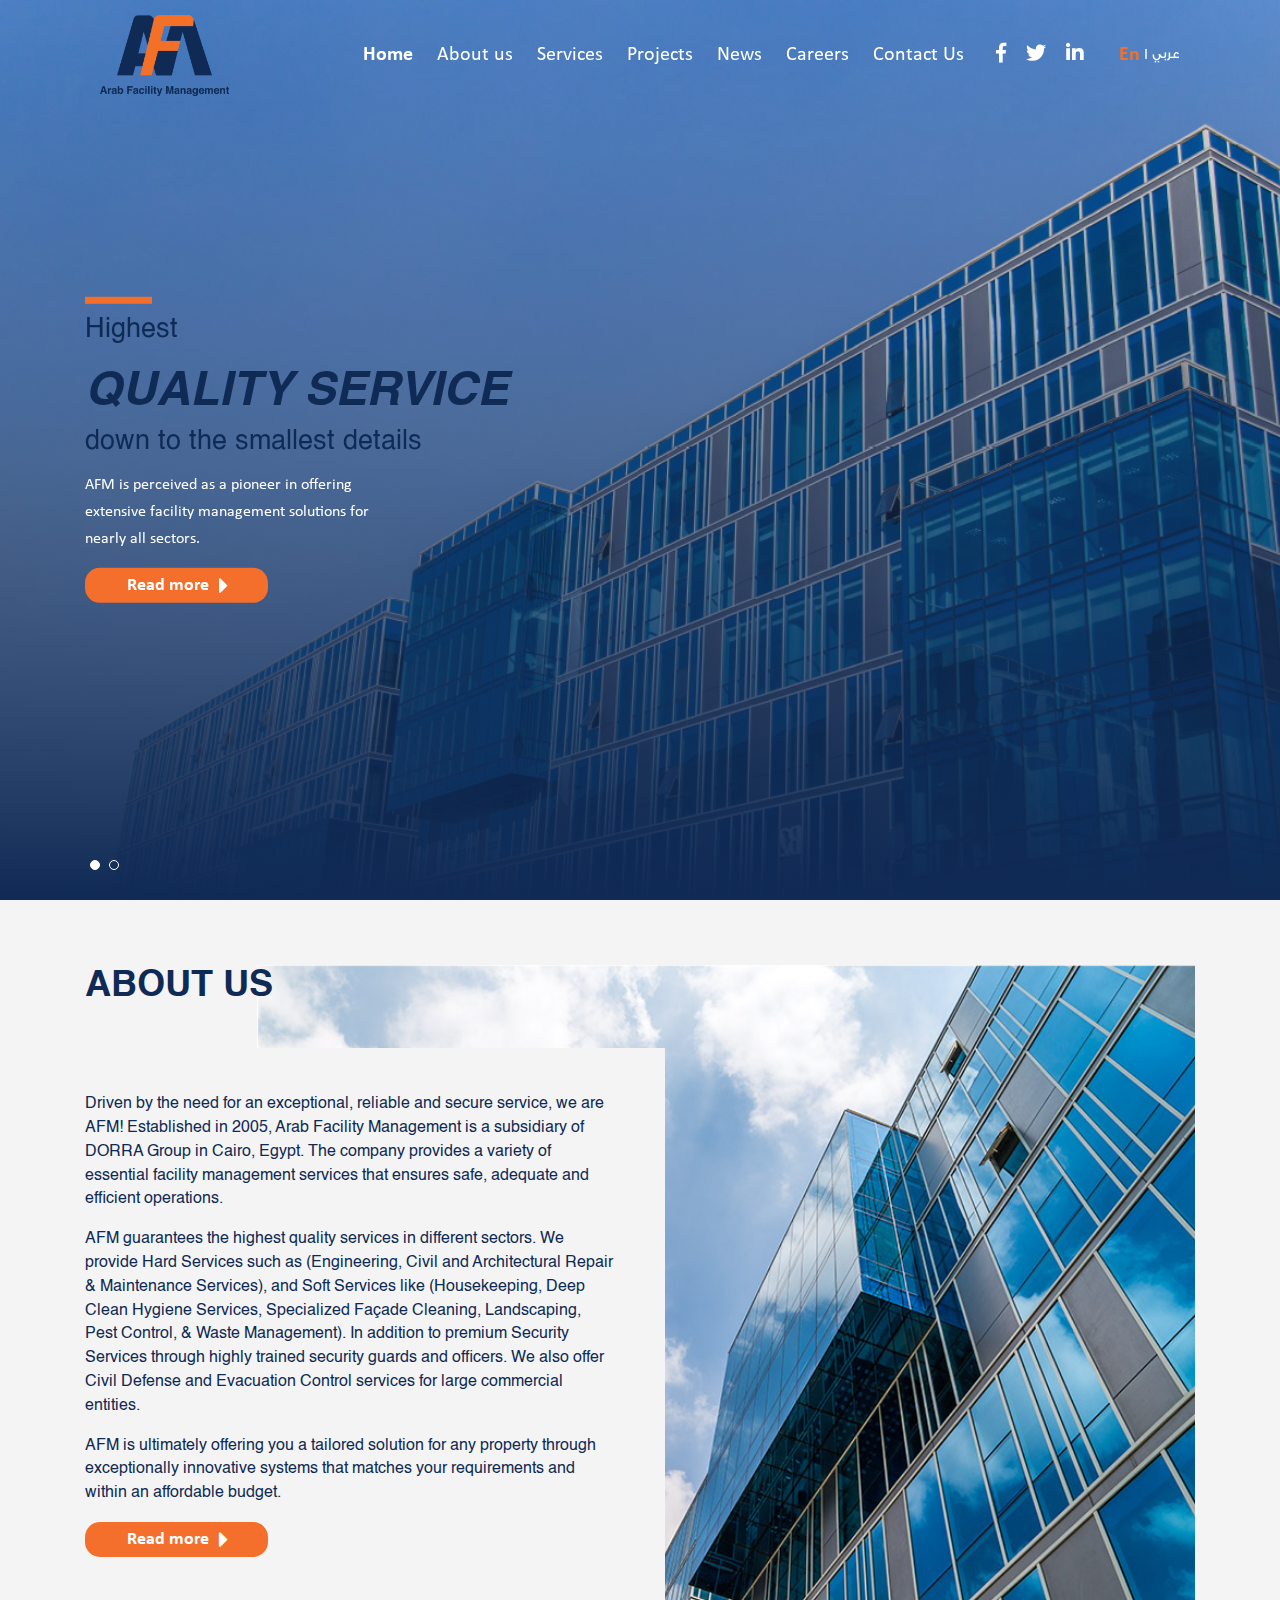
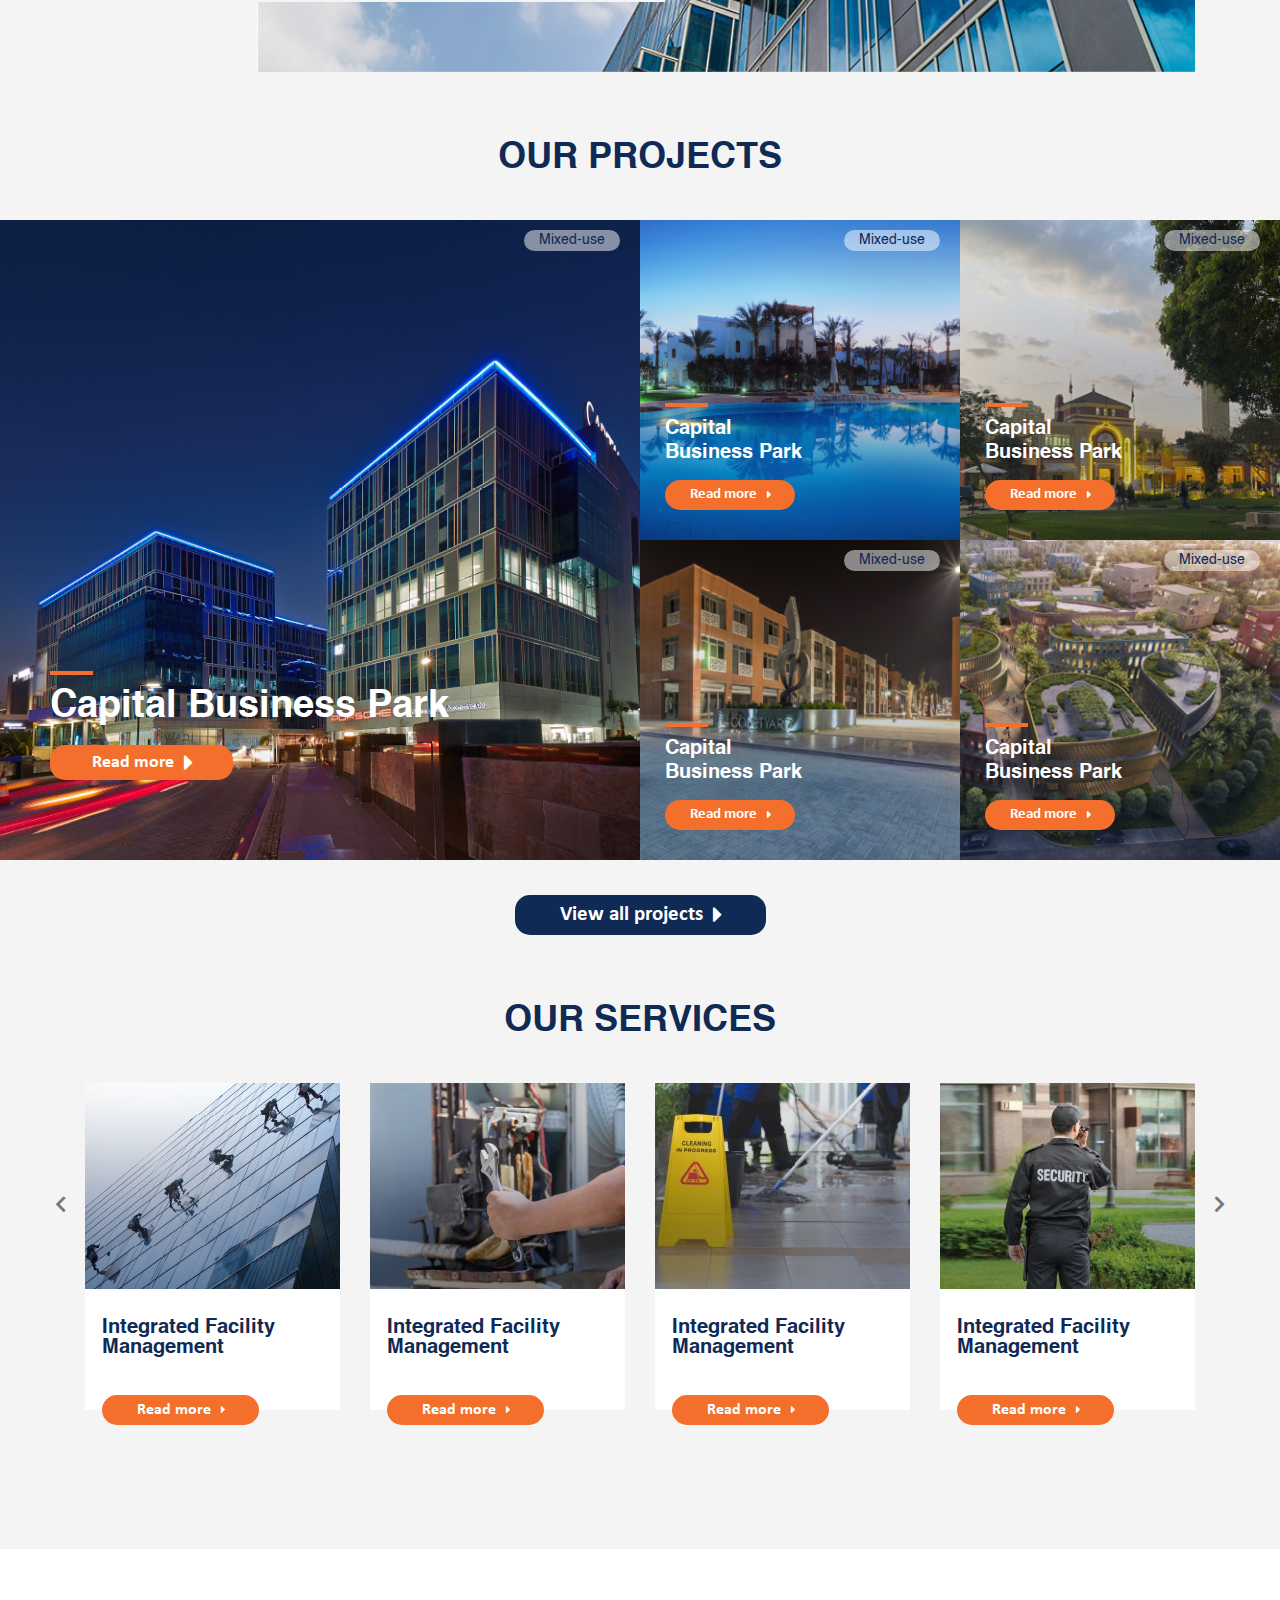
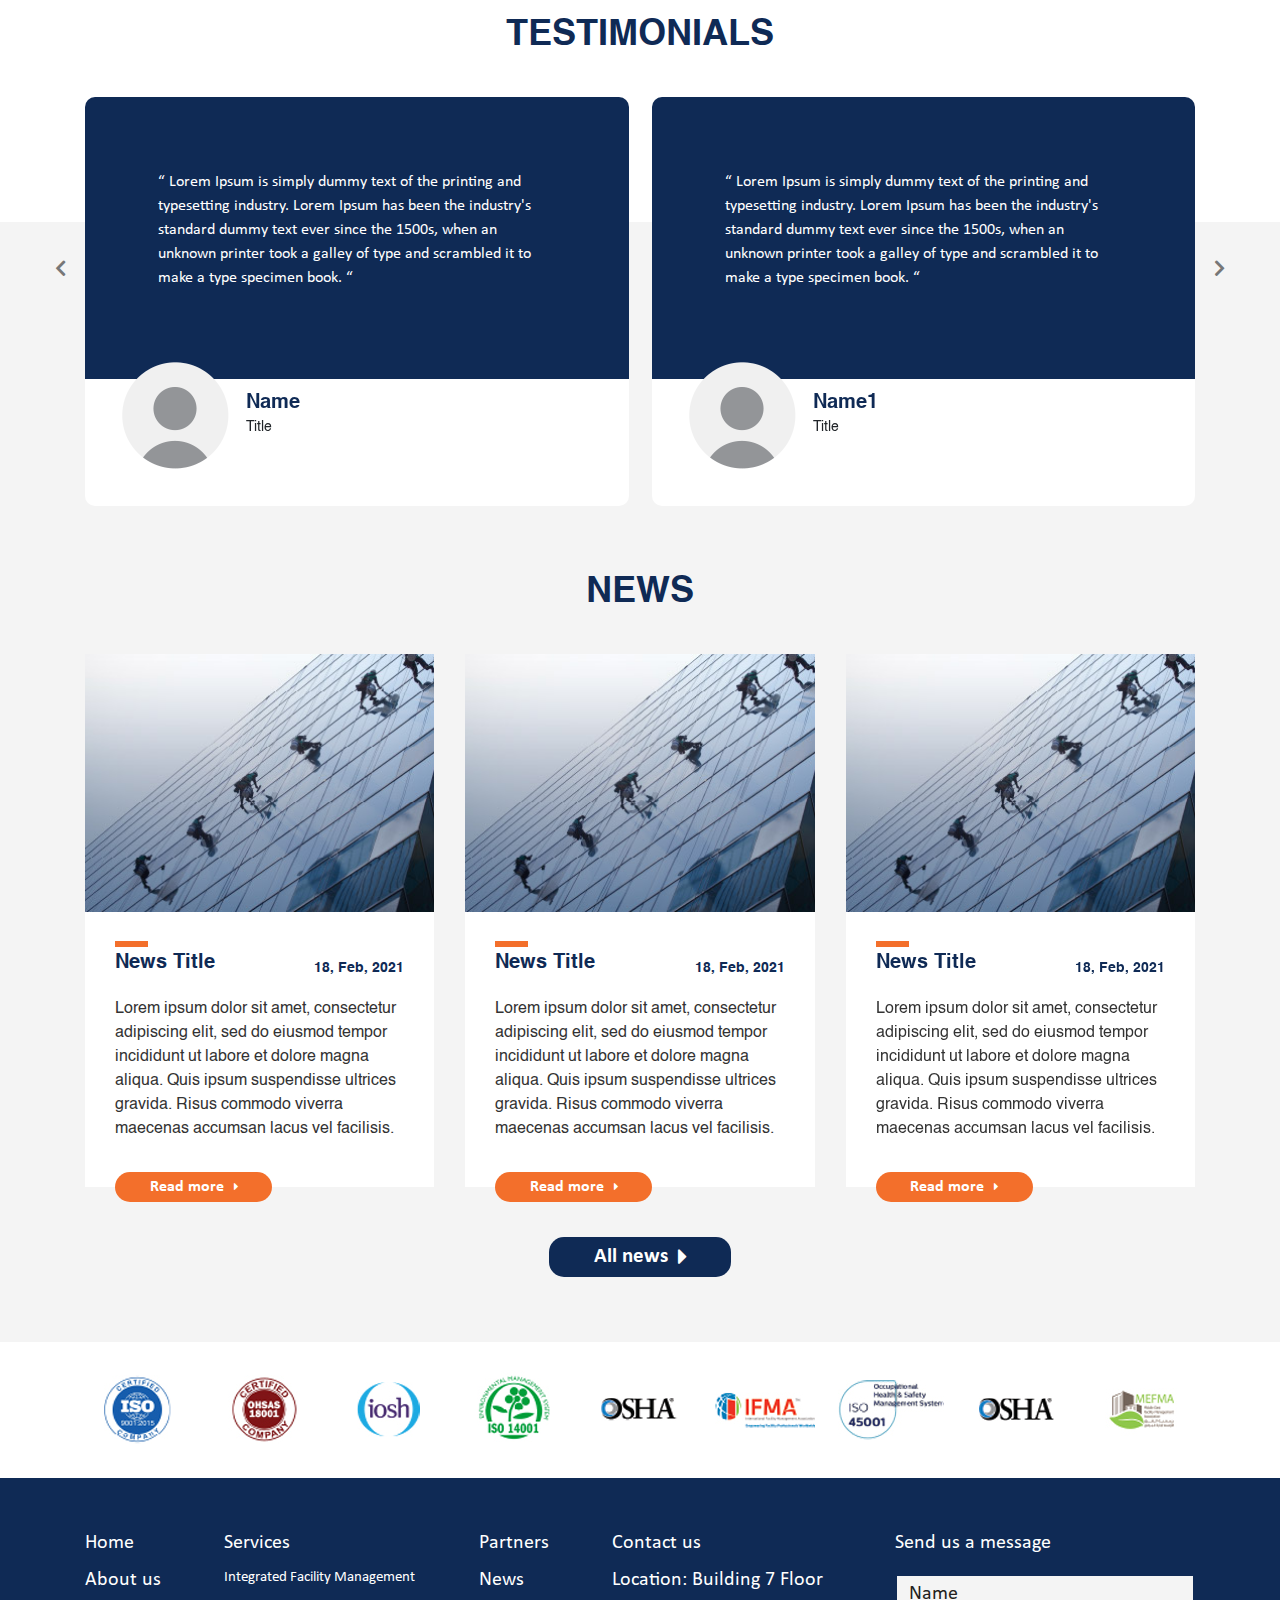
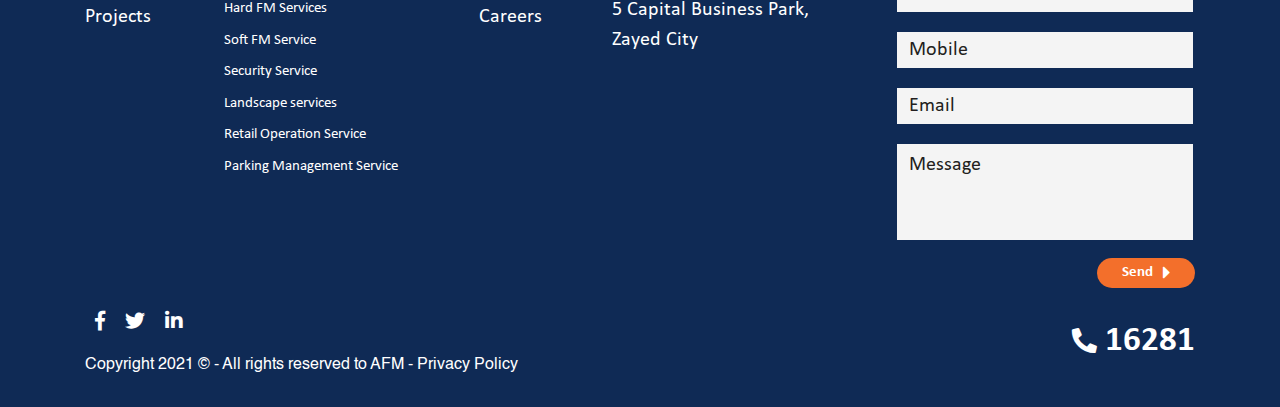
<file: index.html>
<!DOCTYPE HTML>
<HTML dir="ltr" lang="en">

<head>
  <meta charset="UTF-8" />
  <meta name="viewport" content="width=device-width, initial-scale=1, shrink-to-fit=no, user-scalable=no" />
  <title>AFM</title>
  <link rel='shortcut icon' type='img/png' href='images/fav.png' />
  <link rel="stylesheet" href="css/bootstrap.min.css" />
  <!-- <link rel="stylesheet" href="css/bootstrap-rtl.min.css" /> -->
  <link rel="stylesheet" href="css/swiper.min.css" />
  <link rel="stylesheet" href="css/fontawesome.min.css" />
  <link rel="stylesheet" href="css/main.css" />
</head>

<body class="home_body">
  <!-- Start header -->
  <header>
    <div class="container-fluid">
      <div class="header">
        <a href="index.html" class="logo">
          <img src="images/logo.png" class="img-fluid">
        </a>
        <nav>
          <ul class="mo-navbar list-unstyled">
            <li>
              <a href="index.html" class="active">
                Home
              </a>
            </li>
            <li>
              <a href="about.html">
                About us
              </a>
            </li>
            <li>
              <a href="services.html">
                Services
              </a>
            </li>
            <li>
              <a href="projects.html">
                Projects
              </a>
            </li>
            <li>
              <a href="news.html">
                News
              </a>
            </li>
            <li>
              <a href="careers.html">
                Careers
              </a>
            </li>
            <li>
              <a href="contact.html">
                Contact Us
              </a>
            </li>
          </ul>
          <div class="socials">
            <a href="#!" class="social">
              <i class="fab fa-facebook-f"></i>
            </a>
            <a href="#!" class="social">
              <i class="fab fa-twitter"></i>
            </a>
            <a href="#!" class="social">
              <i class="fab fa-linkedin-in"></i>
            </a>
          </div>
          <div class="langs">
            <div class="lang-div">
              <a href="#!" class="active lang lang-en">En</a>
            </div>
            <div class="lang-div">
              <a href="#!" class="lang lang-ar">عربي</a>
            </div>
          </div>
        </nav>
        <div class="menu-ico">
          <span class="fas fa-bars"></span>
        </div>
      </div>
    </div>
  </header>
  <!-- End header -->

  <!-- Start Main Slider -->
  <main class="main-slider">
    <div class="swiper-container">
      <div class="swiper-wrapper">
        <div class="swiper-slide">
          <div class="slider-img">
            <img src="images/main.jpg" class=" img-fluid">
            <div class="main-text">
              <div class="container">
                <h6>Highest</h6>
                <h1>QUALITY SERVICE</h1>
                <h6>down to the smallest details</h6>
                <p>
                  AFM is perceived as a pioneer in offering extensive facility management solutions for nearly all
                  sectors.
                </p>
                <a href="about.html">
                  Read more
                </a>
              </div>
            </div>
          </div>
        </div>
        <div class="swiper-slide">
          <div class="slider-img">
            <img src="images/main.jpg" class=" img-fluid">
            <div class="main-text">
              <div class="container">
                <h6>Highest</h6>
                <h1>QUALITY SERVICE 2</h1>
                <h6>down to the smallest details</h6>
                <p>
                  AFM is perceived as a pioneer in offering extensive facility management solutions for nearly all
                  sectors.
                </p>
                <a href="about.html">
                  Read more
                </a>
              </div>
            </div>
          </div>
        </div>
      </div>
    </div>

    <div class="swiper-tools">
      <div class="container">
        <div class="swiper-pagination"></div>
      </div>
    </div>
  </main>
  <!-- End Main Slider -->

  <!-- Start About -->
  <section class="about-section">
    <div class="container">
      <div class="about-home">
        <img src="images/about.jpg" class="img-fluid about-img">
        <h2 class="sec-head">
          About us
        </h2>
        <div class="about-text">
          <p>
            Driven by the need for an exceptional, reliable and secure service, we are AFM! Established in 2005, Arab
            Facility Management is a subsidiary of DORRA Group in Cairo, Egypt. The company provides a variety of
            essential facility management services that ensures safe, adequate and efficient operations.
          </p>
          <p>
            AFM guarantees the highest quality services in different sectors. We provide Hard Services such as
            (Engineering, Civil and Architectural Repair & Maintenance Services), and Soft Services like (Housekeeping,
            Deep Clean Hygiene Services, Specialized Façade Cleaning, Landscaping, Pest Control, & Waste Management). In
            addition to premium Security Services through highly trained security guards and officers. We also offer
            Civil Defense and Evacuation Control services for large commercial entities.
          </p>
          <p>
            AFM is ultimately offering you a tailored solution for any property through exceptionally innovative systems
            that matches your requirements and within an affordable budget.
          </p>
          <a href="about.html">
            Read more
          </a>
        </div>
      </div>
    </div>
  </section>
  <!-- End About -->

  <!-- Start Projects -->
  <section class="Projects-section">
    <h2 class="sec-head">
      Our Projects
    </h2>
    <div class="swiper-container">
      <div class="home-projects-grid">
        <div class="project main-project">
          <a href="project-single.html" class="project-link">
            <img src="images/projects/01.jpg" class="img-fluid">
            <div class="project-desc">
              <h2 class="project-name">
                Capital Business Park
              </h2>
              <div class="read-more">
                Read more
              </div>
            </div>
          </a>
          <a href="#!" class="top-link">
            Mixed-use
          </a>
        </div>
        <div class="home-projects-grid">
          <div class="grid-item">
            <div class="project">
              <a href="project-single.html" class="project-link">
                <img src="images/projects/02.jpg" class="img-fluid">
                <div class="project-desc">
                  <h2 class="project-name">
                    Capital Business Park
                  </h2>
                  <div class="read-more">
                    Read more
                  </div>
                </div>
              </a>
              <a href="#!" class="top-link">
                Mixed-use
              </a>
            </div>
          </div>
          <div class="grid-item">
            <div class="project">
              <a href="project-single.html" class="project-link">
                <img src="images/projects/03.jpg" class="img-fluid">
                <div class="project-desc">
                  <h2 class="project-name">
                    Capital Business Park
                  </h2>
                  <div class="read-more">
                    Read more
                  </div>
                </div>
              </a>
              <a href="#!" class="top-link">
                Mixed-use
              </a>
            </div>
          </div>
          <div class="grid-item">
            <div class="project">
              <a href="project-single.html" class="project-link">
                <img src="images/projects/04.jpg" class="img-fluid">
                <div class="project-desc">
                  <h2 class="project-name">
                    Capital Business Park
                  </h2>
                  <div class="read-more">
                    Read more
                  </div>
                </div>
              </a>
              <a href="#!" class="top-link">
                Mixed-use
              </a>
            </div>
          </div>
          <div class="grid-item">
            <div class="project">
              <a href="project-single.html" class="project-link">
                <img src="images/projects/05.jpg" class="img-fluid">
                <div class="project-desc">
                  <h2 class="project-name">
                    Capital Business Park
                  </h2>
                  <div class="read-more">
                    Read more
                  </div>
                </div>
              </a>
              <a href="#!" class="top-link">
                Mixed-use
              </a>
            </div>
          </div>
        </div>
      </div>
      
      <div class="swiper-pagination"></div>
    </div>
    <a href="projects.html" class="all-elements">
      View all projects
    </a>
  </section>
  <!-- End Projects -->

  <!-- Start services -->
  <section class="services-section">
    <h2 class="sec-head">
      Our services
    </h2>
    <div class="container">
      <div class="services-slider">
        <div class="swiper-container ">
          <div class="swiper-wrapper">
            <div class="swiper-slide">
              <div class="service">
                <a href="service-single.html" class="service-img  ">
                  <img src="images/services/01.jpg" class="img-fluid">
                </a>
                <div class="service-desc">
                  <h3 class="service-name ">
                    <a href="service-single.html">
                      Integrated Facility Management
                    </a>
                  </h3>
                  <a href="service-single.html" class="read-more">
                    Read more
                  </a>
                </div>
              </div>
            </div>
            <div class="swiper-slide">
              <div class="service">
                <a href="service-single.html" class="service-img  ">
                  <img src="images/services/02.jpg" class="img-fluid">
                </a>
                <div class="service-desc">
                  <h3 class="service-name ">
                    <a href="service-single.html">
                      Integrated Facility Management
                    </a>
                  </h3>
                  <a href="service-single.html" class="read-more">
                    Read more
                  </a>
                </div>
              </div>
            </div>
            <div class="swiper-slide">
              <div class="service">
                <a href="service-single.html" class="service-img  ">
                  <img src="images/services/03.jpg" class="img-fluid">
                </a>
                <div class="service-desc">
                  <h3 class="service-name ">
                    <a href="service-single.html">
                      Integrated Facility Management
                    </a>
                  </h3>
                  <a href="service-single.html" class="read-more">
                    Read more
                  </a>
                </div>
              </div>
            </div>
            <div class="swiper-slide">
              <div class="service">
                <a href="service-single.html" class="service-img  ">
                  <img src="images/services/04.jpg" class="img-fluid">
                </a>
                <div class="service-desc">
                  <h3 class="service-name ">
                    <a href="service-single.html">
                      Integrated Facility Management
                    </a>
                  </h3>
                  <a href="service-single.html" class="read-more">
                    Read more
                  </a>
                </div>
              </div>
            </div>
          </div>
        </div>
        <div class="swiper-pagination"></div>

        <div class="swiper-btn-next  swiper-btn"><span class='fas fa-chevron-left'></span></div>
        <div class="swiper-btn-prev  swiper-btn"><span class='fas fa-chevron-right'></span></div>
      </div>
    </div>
  </section>
  <!-- End services -->

  <!-- Start Testimonials -->
  <section class="testimonials-section">
    <h2 class="sec-head">
      testimonials
    </h2>
    <div class="container">
      <div class="testimonials-slider">
        <div class="swiper-container ">
          <div class="swiper-wrapper">
            <div class="swiper-slide">
              <div class="testimonial">
                <div class="comment-text">
                  <p>
                    <span>“</span>
                    Lorem Ipsum is simply dummy text of the printing and typesetting industry. Lorem Ipsum has been the
                    industry's standard dummy text ever since the 1500s, when an unknown printer took
                    a galley of type and scrambled it to make a type specimen book.
                    <span>“</span>
                  </p>
                </div>
                <div class="user-info">
                  <img src="images/user.png" class="img-fluid">
                  <div class="name-postion">
                    <h5 class="name">Name</h5>
                    <span class="postion">Title</span>
                  </div>
                </div>
              </div>
            </div>
            <div class="swiper-slide">
              <div class="testimonial">
                <div class="comment-text">
                  <p>
                    <span>“</span>
                    Lorem Ipsum is simply dummy text of the printing and typesetting industry. Lorem Ipsum has been the
                    industry's standard dummy text ever since the 1500s, when an unknown printer took
                    a galley of type and scrambled it to make a type specimen book.
                    <span>“</span>
                  </p>
                </div>
                <div class="user-info">
                  <img src="images/user.png" class="img-fluid">
                  <div class="name-postion">
                    <h5 class="name">Name1</h5>
                    <span class="postion">Title</span>
                  </div>
                </div>
              </div>
            </div>
          </div>
        </div>
      <div class="swiper-pagination"></div>

        <div class="swiper-btn-next  swiper-btn"><span class='fas fa-chevron-left'></span></div>
        <div class="swiper-btn-prev  swiper-btn"><span class='fas fa-chevron-right'></span></div>
      </div>
    </div>
  </section>
  <!-- End Testimonials -->

  <!-- Start news -->
  <section class="news-section">
    <h2 class="sec-head">
      news
    </h2>
    <div class="container">
      <div class="news-slider">
        <div class="swiper-container ">
          <div class="swiper-wrapper">
            <div class="swiper-slide">
              <div class="news">
                <a href="news-single.html" class="news-img  ">
                  <img src="images/news/01.jpg" class="img-fluid">
                </a>
                <div class="news-desc">
                  <div class="news-head">
                    <h3 class="news-name ">
                      <a href="news-single.html">
                        News Title
                      </a>
                    </h3>
                    <span class="date">
                      18, Feb, 2021
                    </span>
                  </div>
                  <p class="news-text">
                    Lorem ipsum dolor sit amet, consectetur adipiscing elit, sed do eiusmod tempor incididunt ut labore
                    et dolore magna aliqua. Quis ipsum suspendisse ultrices gravida. Risus commodo viverra maecenas
                    accumsan lacus vel facilisis.
                  </p>
                  <a href="news-single.html" class="read-more">
                    Read more
                  </a>
                </div>
              </div>
            </div>
            <div class="swiper-slide">
              <div class="news">
                <a href="news-single.html" class="news-img  ">
                  <img src="images/news/01.jpg" class="img-fluid">
                </a>
                <div class="news-desc">
                  <div class="news-head">
                    <h3 class="news-name ">
                      <a href="news-single.html">
                        News Title
                      </a>
                    </h3>
                    <span class="date">
                      18, Feb, 2021
                    </span>
                  </div>
                  <p class="news-text">
                    Lorem ipsum dolor sit amet, consectetur adipiscing elit, sed do eiusmod tempor incididunt ut labore
                    et dolore magna aliqua. Quis ipsum suspendisse ultrices gravida. Risus commodo viverra maecenas
                    accumsan lacus vel facilisis.
                  </p>
                  <a href="news-single.html" class="read-more">
                    Read more
                  </a>
                </div>
              </div>
            </div>
            <div class="swiper-slide">
              <div class="news">
                <a href="news-single.html" class="news-img  ">
                  <img src="images/news/01.jpg" class="img-fluid">
                </a>
                <div class="news-desc">
                  <div class="news-head">
                    <h3 class="news-name ">
                      <a href="news-single.html">
                        News Title
                      </a>
                    </h3>
                    <span class="date">
                      18, Feb, 2021
                    </span>
                  </div>
                  <p class="news-text">
                    Lorem ipsum dolor sit amet, consectetur adipiscing elit, sed do eiusmod tempor incididunt ut labore
                    et dolore magna aliqua. Quis ipsum suspendisse ultrices gravida. Risus commodo viverra maecenas
                    accumsan lacus vel facilisis.
                  </p>
                  <a href="news-single.html" class="read-more">
                    Read more
                  </a>
                </div>
              </div>
            </div>
          </div>
        </div>
      <div class="swiper-pagination"></div>
      </div>
    </div>
    <a href="news.html" class="all-elements">
      All news
    </a>
  </section>
  <!-- End news -->

  <!-- Start clients -->
  <section class="clients-section">
    <div class="container">
      <div class="clients-slider">
        <div class="swiper-container ">
          <div class="swiper-wrapper">
            <div class="swiper-slide">
              <div class="client">
                <a href="#!">
                  <img src="images/clients/01.jpg" class="img-fluid">
                </a>
              </div>
            </div>
            <div class="swiper-slide">
              <div class="client">
                <a href="#!">
                  <img src="images/clients/02.jpg" class="img-fluid">
                </a>
              </div>
            </div>
            <div class="swiper-slide">
              <div class="client">
                <a href="#!">
                  <img src="images/clients/03.jpg" class="img-fluid">
                </a>
              </div>
            </div>
            <div class="swiper-slide">
              <div class="client">
                <a href="#!">
                  <img src="images/clients/04.jpg" class="img-fluid">
                </a>
              </div>
            </div>
            <div class="swiper-slide">
              <div class="client">
                <a href="#!">
                  <img src="images/clients/05.jpg" class="img-fluid">
                </a>
              </div>
            </div>
            <div class="swiper-slide">
              <div class="client">
                <a href="#!">
                  <img src="images/clients/06.jpg" class="img-fluid">
                </a>
              </div>
            </div>
            <div class="swiper-slide">
              <div class="client">
                <a href="#!">
                  <img src="images/clients/07.jpg" class="img-fluid">
                </a>
              </div>
            </div>
            <div class="swiper-slide">
              <div class="client">
                <a href="#!">
                  <img src="images/clients/08.jpg" class="img-fluid">
                </a>
              </div>
            </div>
            <div class="swiper-slide">
              <div class="client">
                <a href="#!">
                  <img src="images/clients/09.jpg" class="img-fluid">
                </a>
              </div>
            </div>
          </div>
        </div>
      </div>
    </div>
  </section>
  <!-- End clients -->

  <!-- Start footer -->
  <footer>
    <div class="container">
      <div class="footer">
        <ul class="footer-ul list-unstyled">
          <li>
            <a href="index.html">
              Home
            </a>
          </li>
          <li>
            <a href="about.html">
              About us
            </a>
          </li>
          <li>
            <a href="projects.html">
              Projects
            </a>
          </li>
        </ul>
        <ul class="footer-ul list-unstyled">
          <li>
            <a href="services.html" class="has-sub">
              Services
              <i class="fas fa-chevron-down"></i>
            </a>
          </li>
          <ul class="footer-sub-ul list-unstyled">
            <li>
              <a href="service-single.html">
                Integrated Facility Management
              </a>
            </li>
            <li>
              <a href="service-single.html">
                Hard FM Services
              </a>
            </li>
            <li>
              <a href="service-single.html">
                Soft FM Service
              </a>
            </li>
            <li>
              <a href="service-single.html">
                Security Service
              </a>
            </li>
            <li>
              <a href="service-single.html">
                Landscape services
              </a>
            </li>
            <li>
              <a href="service-single.html">
                Retail Operation Service
              </a>
            </li>
            <li>
              <a href="service-single.html">
                Parking Management Service
              </a>
            </li>
          </ul>
        </ul>
        <ul class="footer-ul list-unstyled">
          <li>
            <a href="#!">
              Partners
            </a>
          </li>
          <li>
            <a href="news.html">
              News
            </a>
          </li>
          <li>
            <a href="careers.html">
              Careers
            </a>
          </li>
        </ul>
        <ul class="footer-ul list-unstyled">
          <li>
            <a href="contact.html">
              Contact us
            </a>
          </li>
          <li>
            <span>
              Location: Building 7 Floor 5 Capital Business Park, Zayed City
            </span>
          </li>
        </ul>
        <div class="sec-msg-form">
          <label>Send us a message</label>
          <div class="form-group">
            <input type="text" placeholder="Name" class="form-control">
          </div>
          <div class="form-group">
            <input type="number" placeholder="Mobile" class="form-control">
          </div>
          <div class="form-group">
            <input type="text" placeholder="Email" class="form-control">
          </div>
          <div class="form-group">
            <textarea class="form-control" placeholder="Message"></textarea>
          </div>
          <button class="footer-btn">Send</button>
        </div>
      </div>
      <div class="last-footer">
        <div class="social-rights">
          <div class="socials">
            <a href="#!" class="social">
              <i class="fab fa-facebook-f"></i>
            </a>
            <a href="#!" class="social">
              <i class="fab fa-twitter"></i>
            </a>
            <a href="#!" class="social">
              <i class="fab fa-linkedin-in"></i>
            </a>
          </div>
          <p class="copyrights">
            Copyright 2021 © - All rights reserved to AFM - Privacy Policy
          </p>
        </div>
        <a href="tel:16281" class="call">
          <i class="fas fa-phone"></i>
          16281
        </a>
      </div>
    </div>
  </footer>
  <!-- End footer -->

  <script src="js/jquery-3.3.1.min.js"></script>
  <script src="js/bootstrap.min.js"></script>
  <script src="js/swiper.min.js"></script>
  <script src="js/main.js"></script>
</body>

</HTML>
</file>
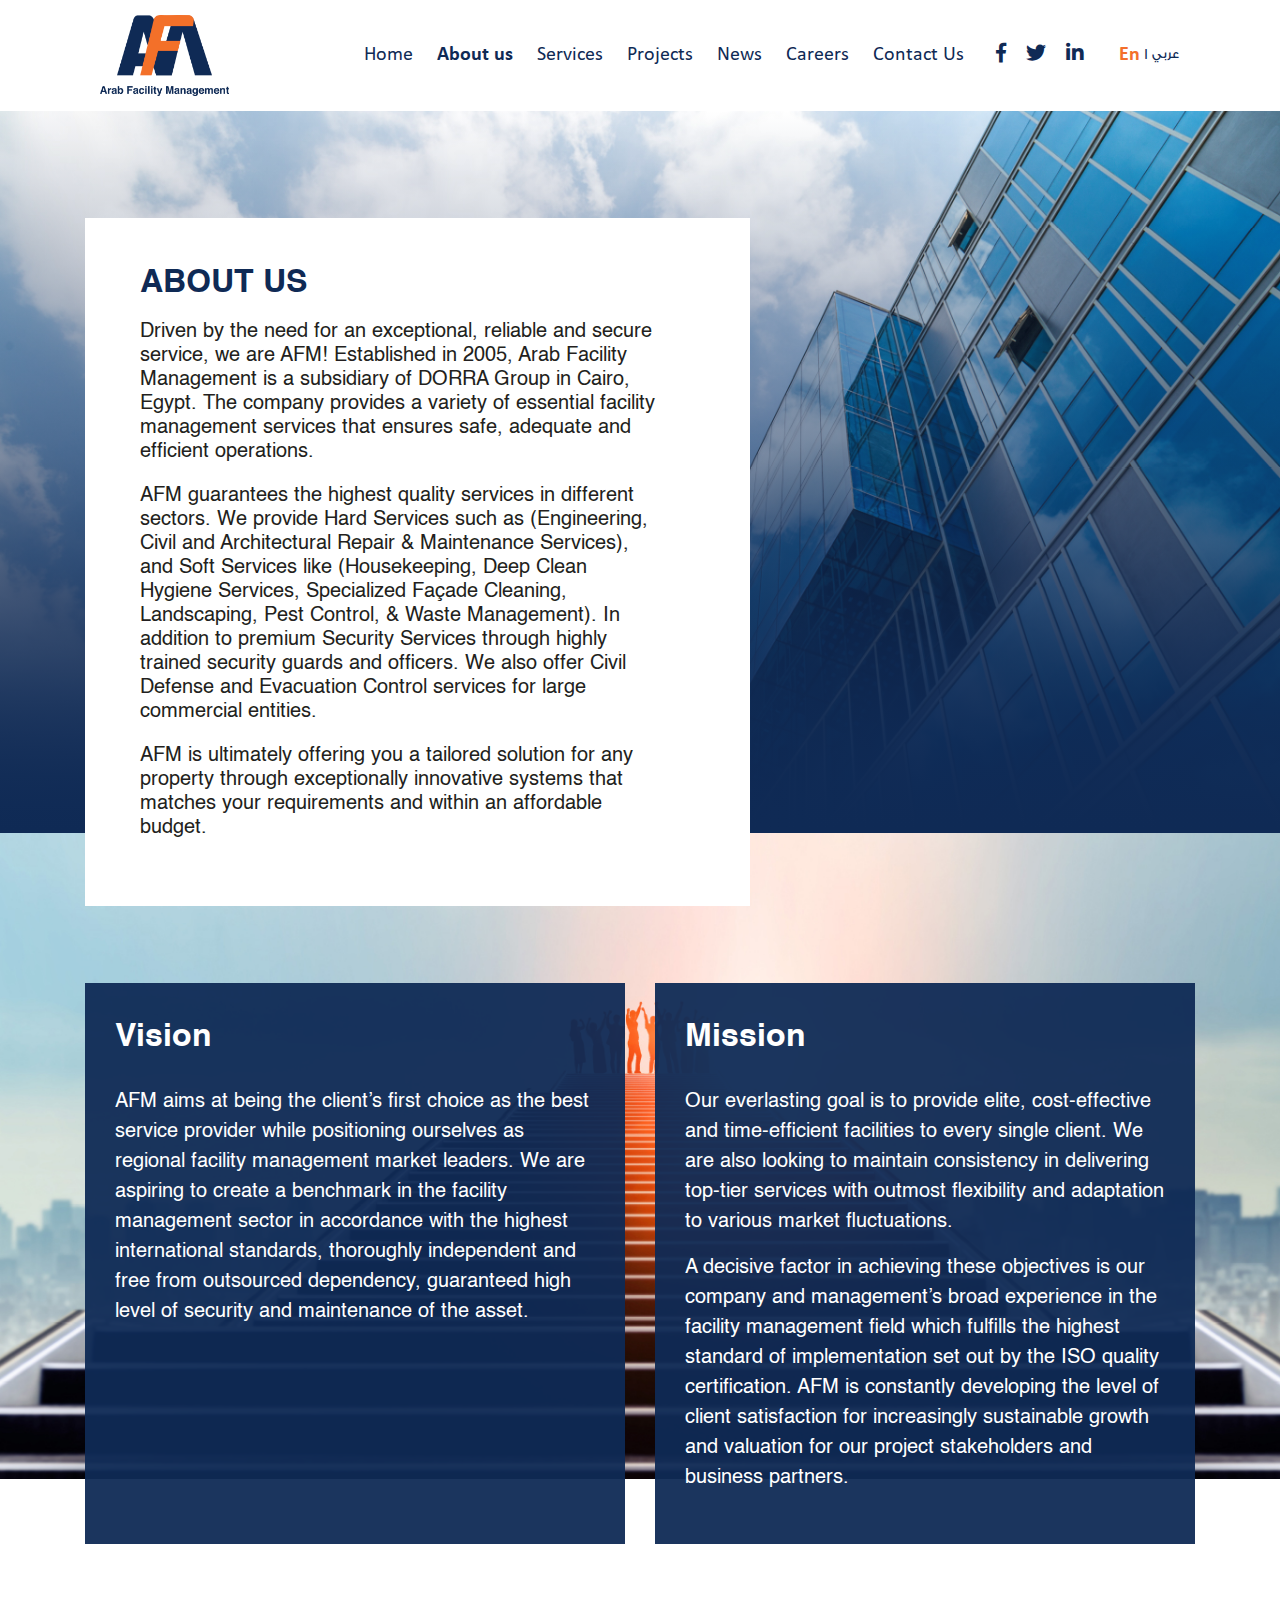
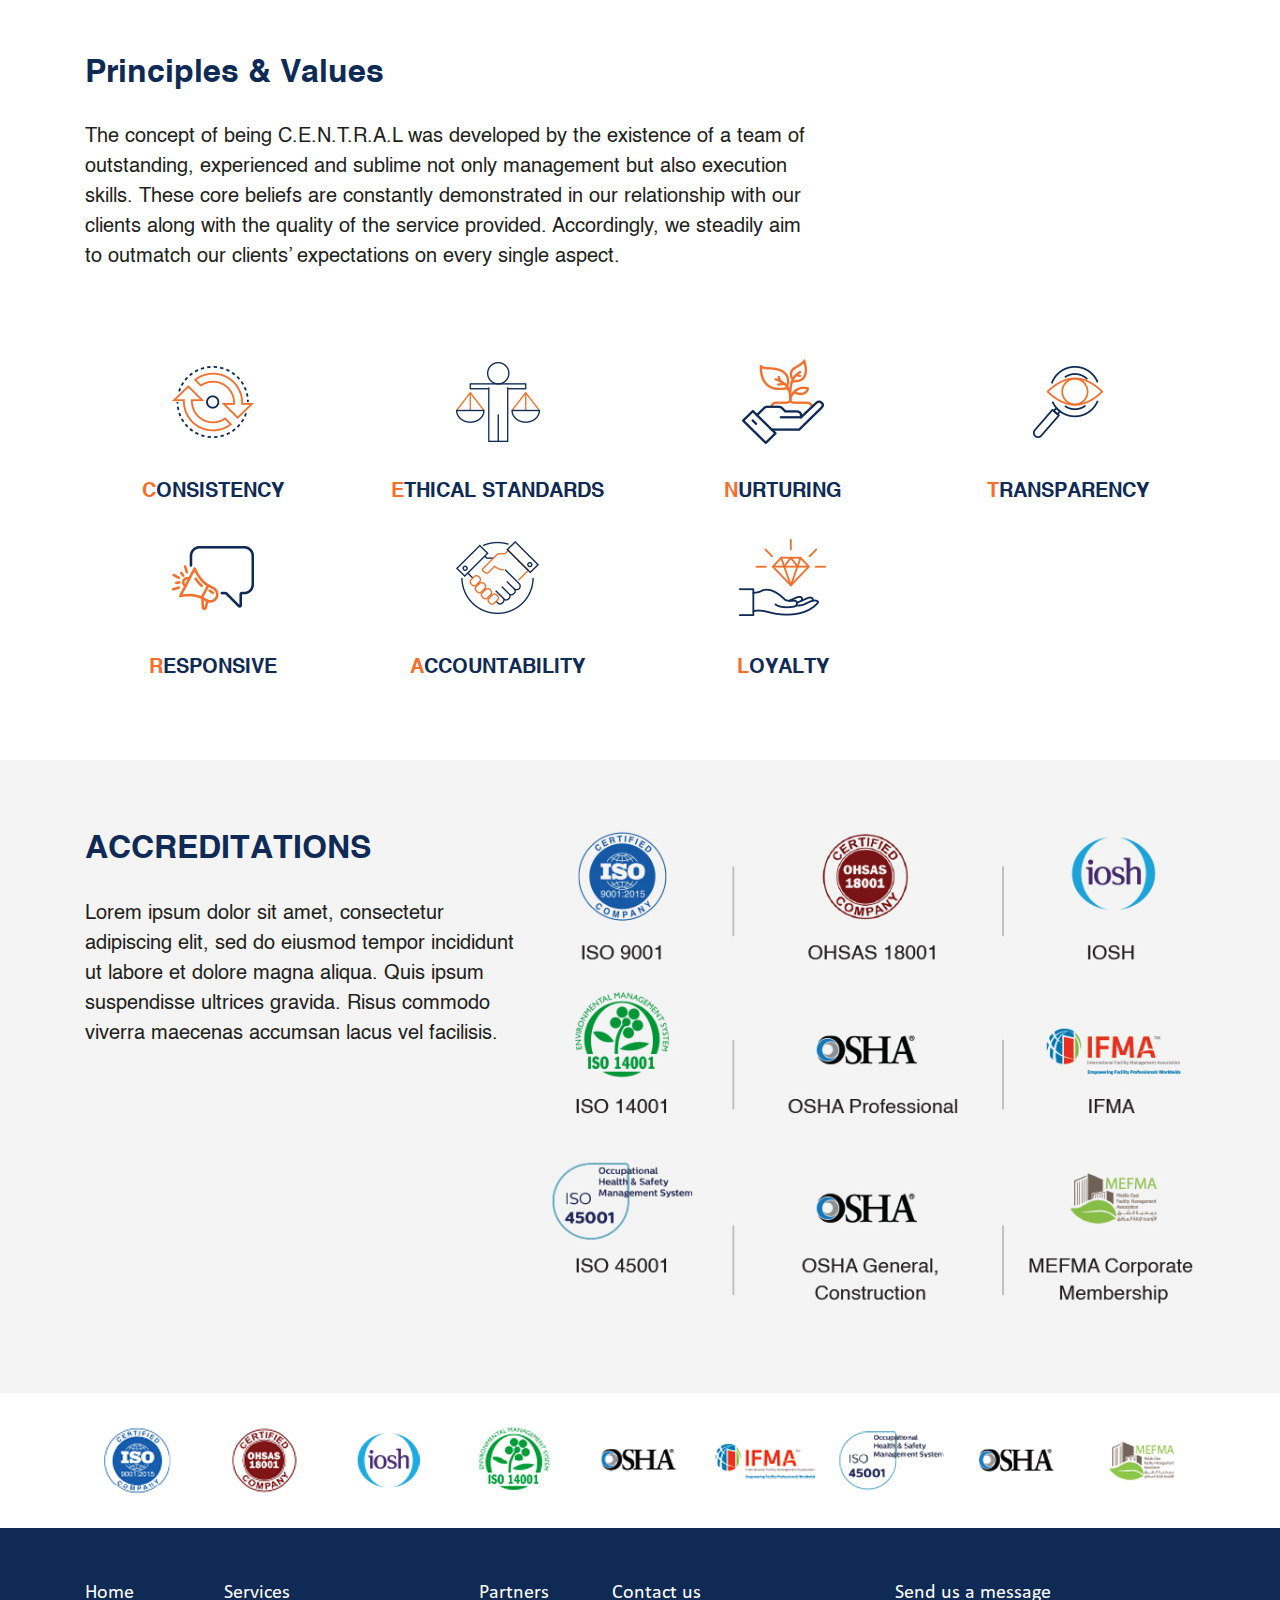
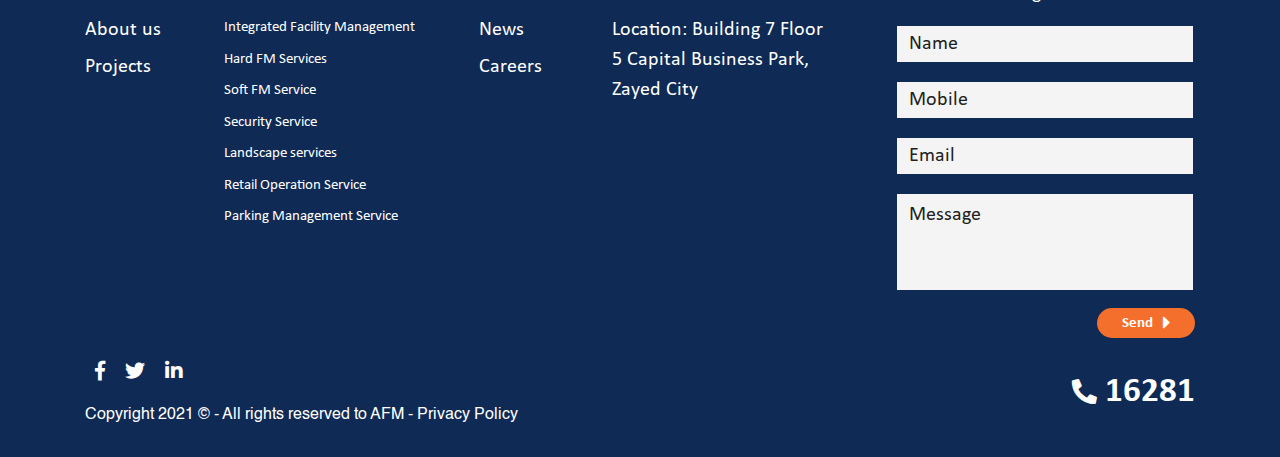
<file: about.html>
<!DOCTYPE HTML>
<HTML dir="ltr" lang="en">

<head>
    <meta charset="UTF-8" />
    <meta name="viewport" content="width=device-width, initial-scale=1, shrink-to-fit=no, user-scalable=no" />
    <title>AFM</title>
    <link rel='shortcut icon' type='img/png' href='images/fav.png' />
    <link rel="stylesheet" href="css/bootstrap.min.css" />
    <!-- <link rel="stylesheet" href="css/bootstrap-rtl.min.css" /> -->
    <link rel="stylesheet" href="css/swiper.min.css" />
    <link rel="stylesheet" href="css/fontawesome.min.css" />
    <link rel="stylesheet" href="css/main.css" />
</head>

<body>
    <!-- Start header -->
    <header>
        <div class="container-fluid">
            <div class="header">
                <a href="index.html" class="logo">
                    <img src="images/logo.png" class="img-fluid">
                </a>
                <nav>
                    <ul class="mo-navbar list-unstyled">
                        <li>
                            <a href="index.html">
                                Home
                            </a>
                        </li>
                        <li>
                            <a href="about.html" class="active">
                                About us
                            </a>
                        </li>
                        <li>
                            <a href="services.html">
                                Services
                            </a>
                        </li>
                        <li>
                            <a href="projects.html">
                                Projects
                            </a>
                        </li>
                        
                        <li>
                            <a href="news.html">
                                News
                            </a>
                        </li>
                        <li>
                            <a href="careers.html">
                                Careers
                            </a>
                        </li>
                        <li>
                            <a href="contact.html">
                                Contact Us
                            </a>
                        </li>
                    </ul>
                    <div class="socials">
                        <a href="#!" class="social">
                            <i class="fab fa-facebook-f"></i>
                        </a>
                        <a href="#!" class="social">
                            <i class="fab fa-twitter"></i>
                        </a>
                        <a href="#!" class="social">
                            <i class="fab fa-linkedin-in"></i>
                        </a>
                    </div>
                    <div class="langs">
                        <div class="lang-div">
                            <a href="#!" class="active lang lang-en">En</a>
                        </div>
                        <div class="lang-div">
                            <a href="#!" class="lang lang-ar">عربي</a>
                        </div>
                    </div>
                </nav>
                <div class="menu-ico">
                    <span class="fas fa-bars"></span>
                </div>
            </div>
        </div>
    </header>
    <!-- End header -->

    <!-- Start about Page -->
    <section class="about-page-section">
        <div class="page-head-sec">
            <div class="page-banner">
                <img src="images/about_page/banner.jpg" class="img-fluid">
            </div>
            <div class="head-text">
                <div class="container">
                    <div class="page-head">
                        <h1 class="page-title">
                            About us
                        </h1>
                        <p>
                            Driven by the need for an exceptional, reliable and secure service, we are AFM! Established
                            in 2005, Arab Facility
                            Management is a subsidiary of DORRA Group in Cairo, Egypt. The company provides a variety of
                            essential facility
                            management services that ensures safe, adequate and efficient operations.
                        </p>
                        <p>
                            AFM guarantees the highest quality services in different sectors. We provide Hard Services
                            such as (Engineering, Civil
                            and Architectural Repair & Maintenance Services), and Soft Services like (Housekeeping, Deep
                            Clean Hygiene Services,
                            Specialized Façade Cleaning, Landscaping, Pest Control, & Waste Management). In addition to
                            premium Security Services
                            through highly trained security guards and officers. We also offer Civil Defense and
                            Evacuation Control services for
                            large commercial entities.
                        </p>
                        <p>
                            AFM is ultimately offering you a tailored solution for any property through exceptionally
                            innovative systems that
                            matches your requirements and within an affordable budget.
                        </p>
                    </div>
                </div>
            </div>
        </div>
        <div class="missionVison">
            <img src="images/about_page/Vision&Mission.jpg" class="img-fluid">
            <div class="missionVison-text-sec">
                <div class="container">
                    <div class="missionVison-text-grid">
                        <div class="missionVison-text">
                            <h2>
                                Vision
                            </h2>
                            <p>
                                AFM aims at being the client’s first choice as the best service provider while
                                positioning ourselves as regional facility management market leaders. We are aspiring to
                                create a benchmark in the facility management sector in accordance with the highest
                                international standards, thoroughly independent and free from outsourced dependency,
                                guaranteed high level of security and maintenance of the asset.
                            </p>
                        </div>
                        <div class="missionVison-text">
                            <h2>
                                Mission
                            </h2>
                            <p>
                                Our everlasting goal is to provide elite, cost-effective and time-efficient facilities
                                to every single client. We are also looking to maintain consistency in delivering
                                top-tier services with outmost flexibility and adaptation to various market
                                fluctuations.
                            </p>
                            <p>
                                A decisive factor in achieving these objectives is our company and management’s broad
                                experience in the facility management field which fulfills the highest standard of
                                implementation set out by the ISO quality certification. AFM is constantly developing
                                the level of client satisfaction for increasingly sustainable growth and valuation for
                                our project stakeholders and business partners.
                            </p>
                        </div>
                    </div>
                </div>
            </div>
        </div>
        <div class="white-sec">
            <div class="container">
                <div class="row">
                    <div class="col-lg-8">
                        <div class="Principles">
                            <h2>
                                Principles & Values
                            </h2>
                            <p>
                                The concept of being C.E.N.T.R.A.L was developed by the existence of a team of
                                outstanding,
                                experienced and sublime not only management but also execution skills. These core
                                beliefs
                                are
                                constantly demonstrated in our relationship with our clients along with the quality of
                                the
                                service
                                provided. Accordingly, we steadily aim to outmatch our clients’ expectations on every
                                single
                                aspect.
                            </p>
                        </div>
                    </div>
                </div>
                <div class="about-feats">
                    <div class="about-feat">
                        <div class="feat-img">
                            <img src="images/about_page/01.png" class="img-fluid">
                        </div>
                        <h3 class="feat-name">
                            CONSISTENCY
                        </h3>
                    </div>
                    <div class="about-feat">
                        <div class="feat-img">
                            <img src="images/about_page/02.png" class="img-fluid">
                        </div>
                        <h3 class="feat-name">
                            ETHICAL STANDARDS
                        </h3>
                    </div>
                    <div class="about-feat">
                        <div class="feat-img">
                            <img src="images/about_page/03.png" class="img-fluid">
                        </div>
                        <h3 class="feat-name">
                            NURTURING
                        </h3>
                    </div>
                    <div class="about-feat">
                        <div class="feat-img">
                            <img src="images/about_page/04.png" class="img-fluid">
                        </div>
                        <h3 class="feat-name">
                            TRANSPARENCY
                        </h3>
                    </div>
                    <div class="about-feat">
                        <div class="feat-img">
                            <img src="images/about_page/05.png" class="img-fluid">
                        </div>
                        <h3 class="feat-name">
                            RESPONSIVE
                        </h3>
                    </div>
                    <div class="about-feat">
                        <div class="feat-img">
                            <img src="images/about_page/06.png" class="img-fluid">
                        </div>
                        <h3 class="feat-name">
                            ACCOUNTABILITY
                        </h3>
                    </div>
                    <div class="about-feat">
                        <div class="feat-img">
                            <img src="images/about_page/07.png" class="img-fluid">
                        </div>
                        <h3 class="feat-name">
                            LOYALTY
                        </h3>
                    </div>
                </div>
            </div>
        </div>
        <div class="accreditations-sec">
            <div class="container">
                <div class="accreditations-grid">
                    <div class="accreditations-text">
                        <h2>
                            ACCREDITATIONS
                        </h2>
                        <p>
                            Lorem ipsum dolor sit amet, consectetur adipiscing elit, sed do eiusmod tempor incididunt ut
                            labore et dolore magna aliqua. Quis ipsum suspendisse ultrices gravida. Risus commodo
                            viverra maecenas accumsan lacus vel facilisis.
                        </p>
                    </div>
                    <div class="accreditations-logos">
                        <img src="images/about_page/logos.jpg" class="img-fluid">
                    </div>
                </div>
            </div>
        </div>
    </section>
    <!-- End about Page -->

    <!-- Start clients -->
    <section class="clients-section">
        <div class="container">
            <div class="clients-slider">
                <div class="swiper-container ">
                    <div class="swiper-wrapper">
                        <div class="swiper-slide">
                            <div class="client">
                                <a href="#!">
                                    <img src="images/clients/01.jpg" class="img-fluid">
                                </a>
                            </div>
                        </div>
                        <div class="swiper-slide">
                            <div class="client">
                                <a href="#!">
                                    <img src="images/clients/02.jpg" class="img-fluid">
                                </a>
                            </div>
                        </div>
                        <div class="swiper-slide">
                            <div class="client">
                                <a href="#!">
                                    <img src="images/clients/03.jpg" class="img-fluid">
                                </a>
                            </div>
                        </div>
                        <div class="swiper-slide">
                            <div class="client">
                                <a href="#!">
                                    <img src="images/clients/04.jpg" class="img-fluid">
                                </a>
                            </div>
                        </div>
                        <div class="swiper-slide">
                            <div class="client">
                                <a href="#!">
                                    <img src="images/clients/05.jpg" class="img-fluid">
                                </a>
                            </div>
                        </div>
                        <div class="swiper-slide">
                            <div class="client">
                                <a href="#!">
                                    <img src="images/clients/06.jpg" class="img-fluid">
                                </a>
                            </div>
                        </div>
                        <div class="swiper-slide">
                            <div class="client">
                                <a href="#!">
                                    <img src="images/clients/07.jpg" class="img-fluid">
                                </a>
                            </div>
                        </div>
                        <div class="swiper-slide">
                            <div class="client">
                                <a href="#!">
                                    <img src="images/clients/08.jpg" class="img-fluid">
                                </a>
                            </div>
                        </div>
                        <div class="swiper-slide">
                            <div class="client">
                                <a href="#!">
                                    <img src="images/clients/09.jpg" class="img-fluid">
                                </a>
                            </div>
                        </div>
                    </div>
                </div>
            </div>
        </div>
    </section>
    <!-- End clients -->

    <!-- Start footer -->
    <footer>
        <div class="container">
            <div class="footer">
                <ul class="footer-ul list-unstyled">
                    <li>
                        <a href="index.html">
                            Home
                        </a>
                    </li>
                    <li>
                        <a href="about.html">
                            About us
                        </a>
                    </li>
                    <li>
                        <a href="projects.html">
                            Projects
                        </a>
                    </li>
                    
                </ul>
                <ul class="footer-ul list-unstyled">
                    <li>
                        <a href="services.html" class="has-sub">
                            Services
                            <i class="fas fa-chevron-down"></i>
                        </a>
                    </li>
                    <ul class="footer-sub-ul list-unstyled">
                        <li>
                            <a href="service-single.html">
                                Integrated Facility Management
                            </a>
                        </li>
                        <li>
                            <a href="service-single.html">
                                Hard FM Services
                            </a>
                        </li>
                        <li>
                            <a href="service-single.html">
                                Soft FM Service
                            </a>
                        </li>
                        <li>
                            <a href="service-single.html">
                                Security Service
                            </a>
                        </li>
                        <li>
                            <a href="service-single.html">
                                Landscape services
                            </a>
                        </li>
                        <li>
                            <a href="service-single.html">
                                Retail Operation Service
                            </a>
                        </li>
                        <li>
                            <a href="service-single.html">
                                Parking Management Service
                            </a>
                        </li>
                    </ul>
                </ul>
                <ul class="footer-ul list-unstyled">
                    <li>
                        <a href="#!">
                            Partners
                        </a>
                    </li>
                    <li>
                        <a href="news.html">
                            News
                        </a>
                    </li>
                    <li>
                        <a href="careers.html">
                            Careers
                        </a>
                    </li>
                </ul>
                <ul class="footer-ul list-unstyled">
                    <li>
                        <a href="contact.html">
                            Contact us
                        </a>
                    </li>
                    <li>
                        <span>
                            Location: Building 7 Floor 5 Capital Business Park, Zayed City
                        </span>
                    </li>
                </ul>
                <div class="sec-msg-form">
                    <label>Send us a message</label>
                    <div class="form-group">
                        <input type="text" placeholder="Name" class="form-control">
                    </div>
                    <div class="form-group">
                        <input type="number" placeholder="Mobile" class="form-control">
                    </div>
                    <div class="form-group">
                        <input type="text" placeholder="Email" class="form-control">
                    </div>
                    <div class="form-group">
                        <textarea class="form-control" placeholder="Message"></textarea>
                    </div>
                    <button class="footer-btn">Send</button>
                </div>
            </div>
            <div class="last-footer">
                <div class="social-rights">
                    <div class="socials">
                        <a href="#!" class="social">
                            <i class="fab fa-facebook-f"></i>
                        </a>
                        <a href="#!" class="social">
                            <i class="fab fa-twitter"></i>
                        </a>
                        <a href="#!" class="social">
                            <i class="fab fa-linkedin-in"></i>
                        </a>
                    </div>
                    <p class="copyrights">
                        Copyright 2021 © - All rights reserved to AFM - Privacy Policy
                    </p>
                </div>
                <a href="tel:16281" class="call">
                    <i class="fas fa-phone"></i>
                    16281
                </a>
            </div>
        </div>
    </footer>
    <!-- End footer -->

    <script src="js/jquery-3.3.1.min.js"></script>
    <script src="js/bootstrap.min.js"></script>
    <script src="js/swiper.min.js"></script>
    <script src="js/main.js"></script>
</body>

</HTML>
</file>
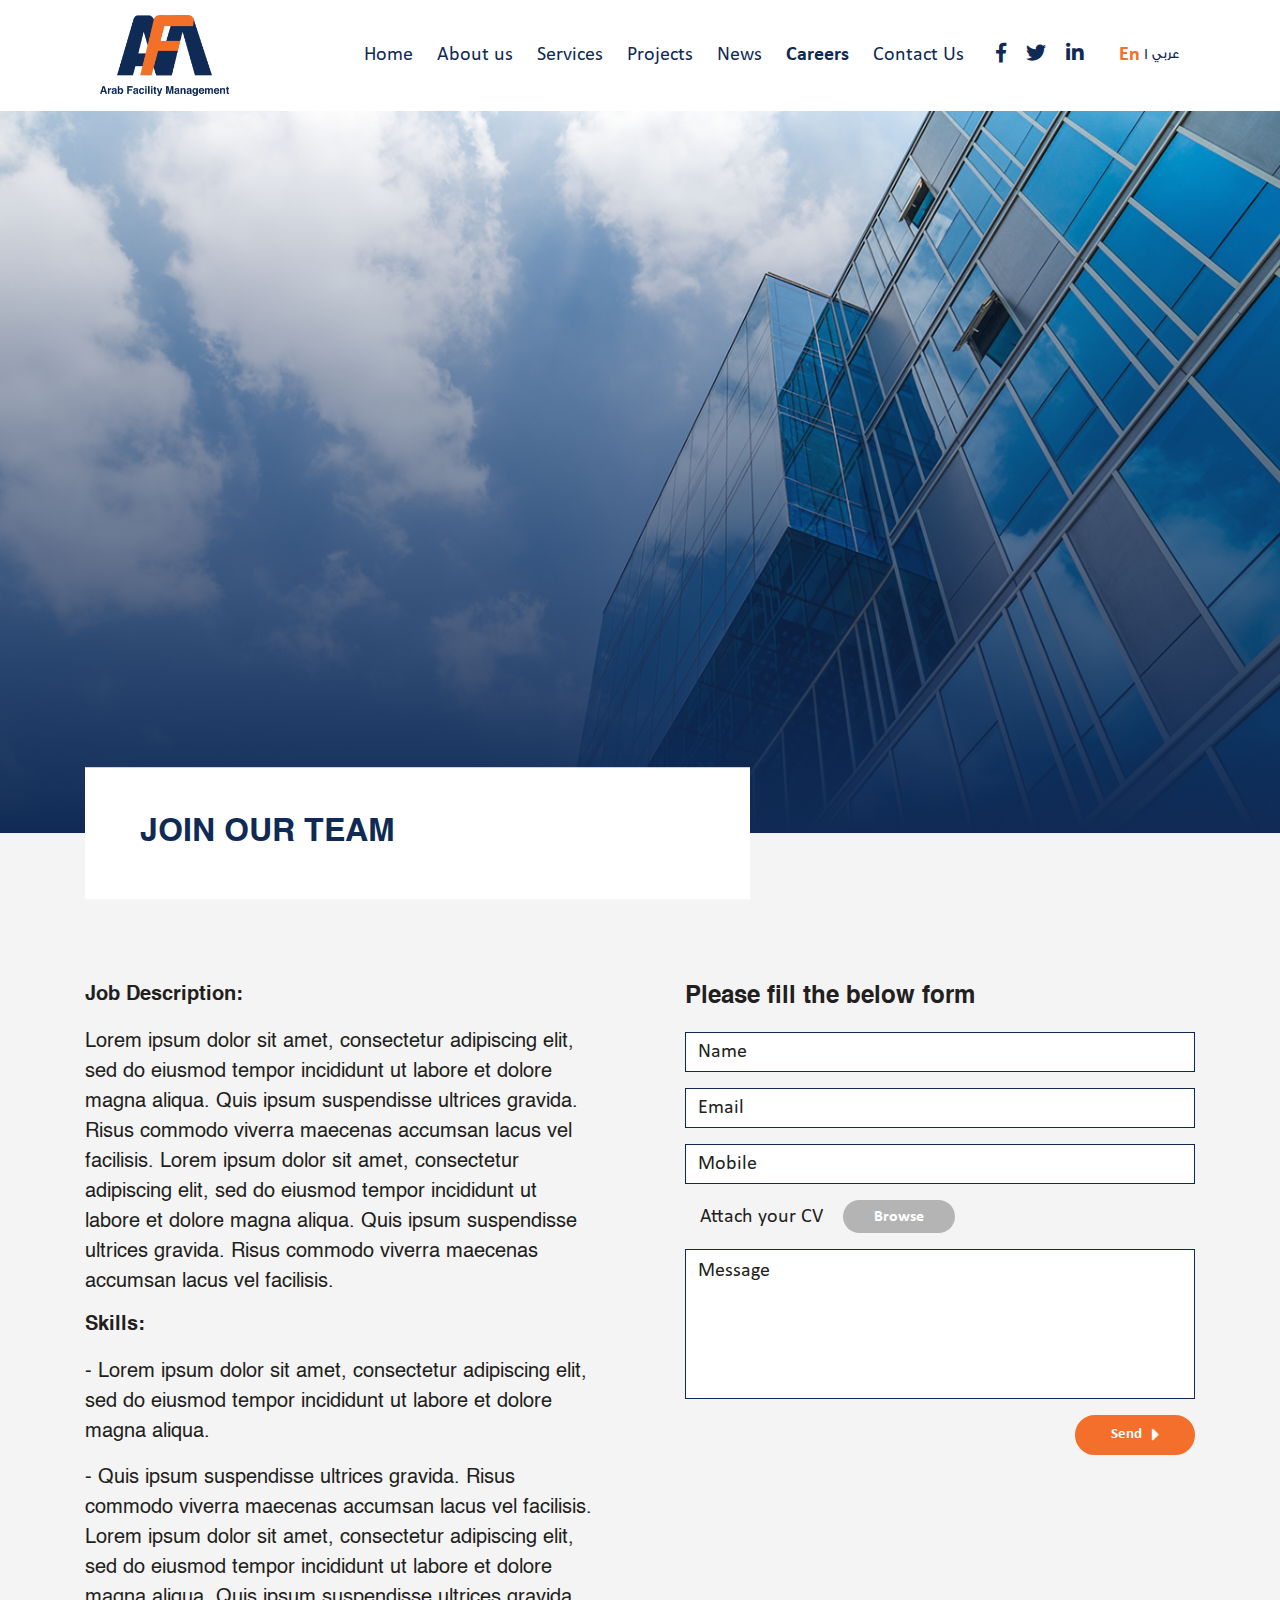
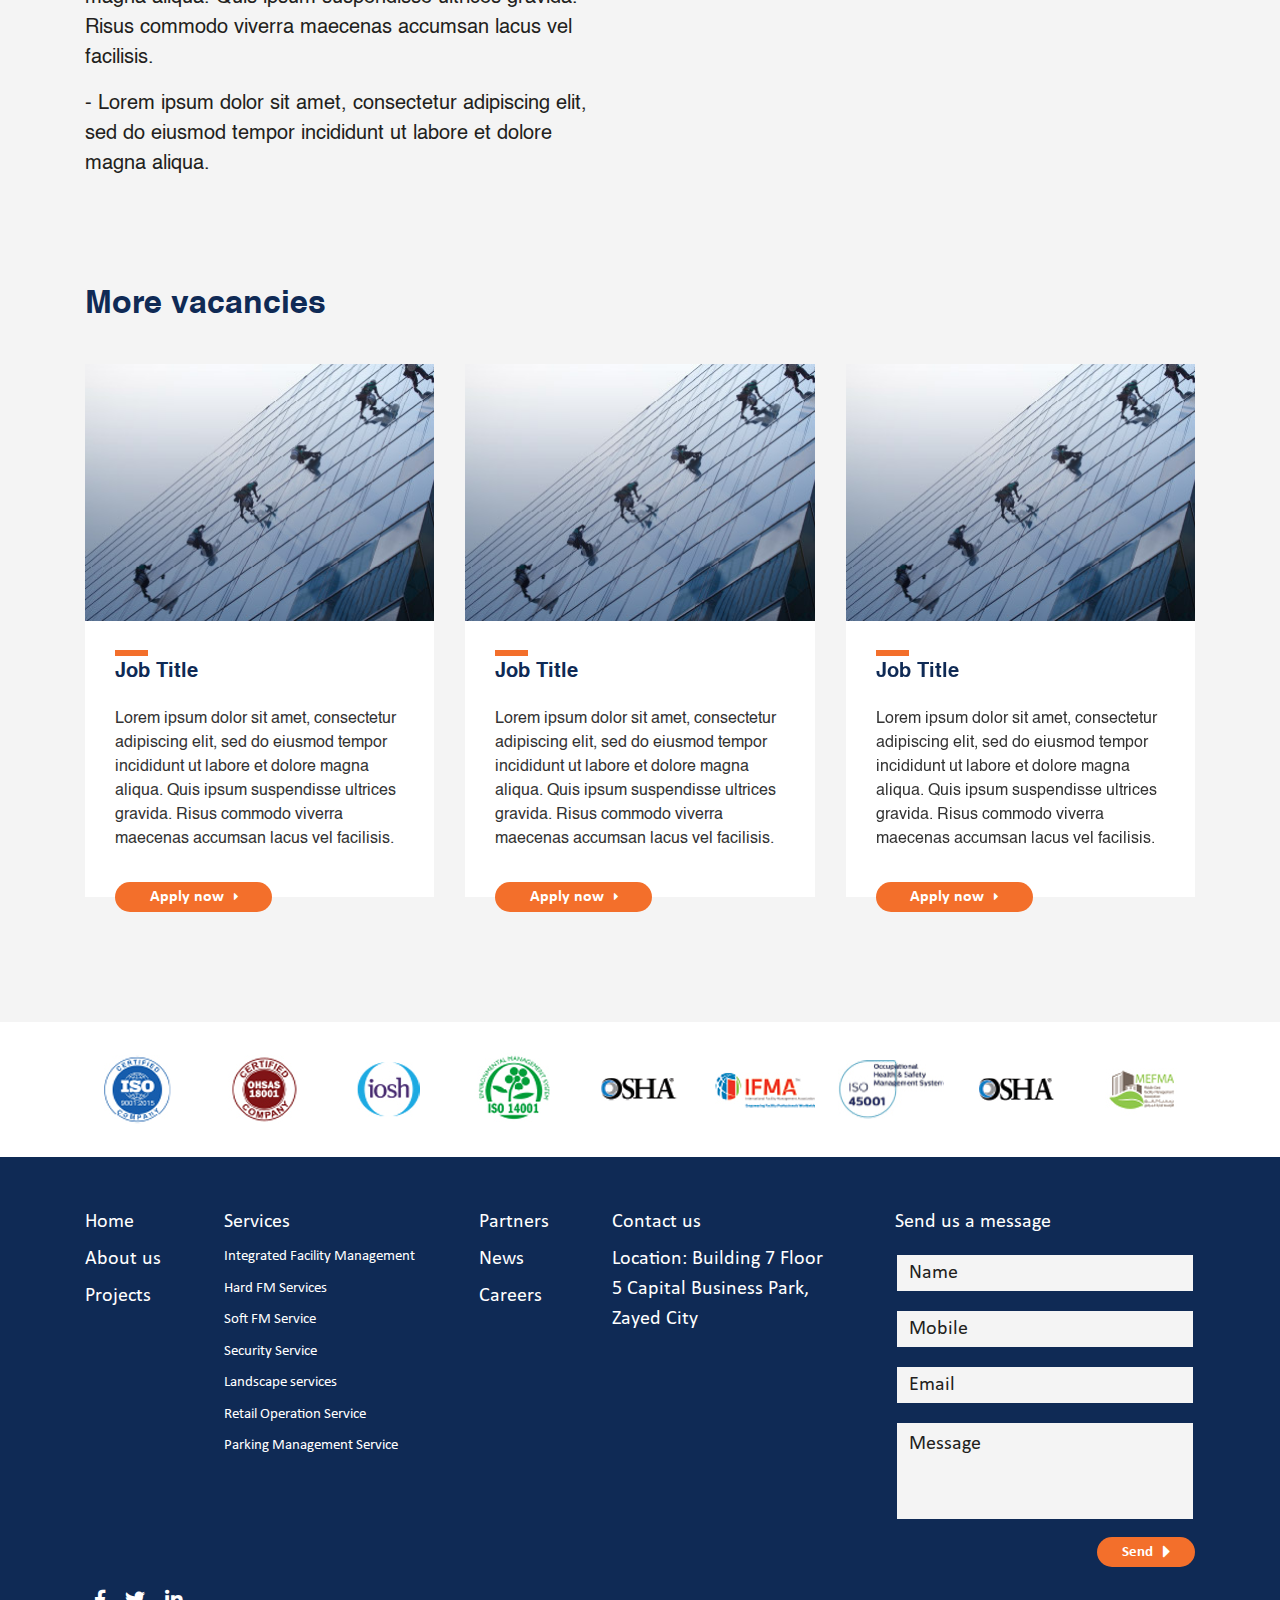
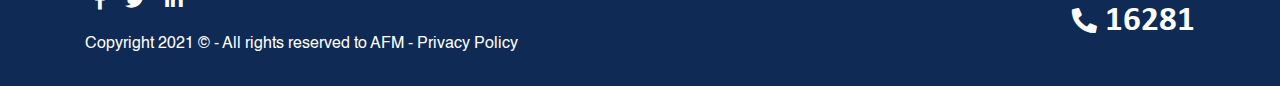
<file: apply.html>
<!DOCTYPE HTML>
<HTML dir="ltr" lang="en">

<head>
    <meta charset="UTF-8" />
    <meta name="viewport" content="width=device-width, initial-scale=1, shrink-to-fit=no, user-scalable=no" />
    <title>AFM</title>
    <link rel='shortcut icon' type='img/png' href='images/fav.png' />
    <link rel="stylesheet" href="css/bootstrap.min.css" />
    <!-- <link rel="stylesheet" href="css/bootstrap-rtl.min.css" /> -->
    <link rel="stylesheet" href="css/swiper.min.css" />
    <link rel="stylesheet" href="css/fontawesome.min.css" />
    <link rel="stylesheet" href="css/main.css" />
</head>

<body>
    <!-- Start header -->
    <header>
        <div class="container-fluid">
            <div class="header">
                <a href="index.html" class="logo">
                    <img src="images/logo.png" class="img-fluid">
                </a>
                <nav>
                    <ul class="mo-navbar list-unstyled">
                        <li>
                            <a href="index.html">
                                Home
                            </a>
                        </li>
                        <li>
                            <a href="about.html">
                                About us
                            </a>
                        </li>
                        <li>
                            <a href="services.html">
                                Services
                            </a>
                        </li>
                        <li>
                            <a href="projects.html">
                                Projects
                            </a>
                        </li>
                        
                        <li>
                            <a href="news.html">
                                News
                            </a>
                        </li>
                        <li>
                            <a href="careers.html" class="active">
                                Careers
                            </a>
                        </li>
                        <li>
                            <a href="contact.html">
                                Contact Us
                            </a>
                        </li>
                    </ul>
                    <div class="socials">
                        <a href="#!" class="social">
                            <i class="fab fa-facebook-f"></i>
                        </a>
                        <a href="#!" class="social">
                            <i class="fab fa-twitter"></i>
                        </a>
                        <a href="#!" class="social">
                            <i class="fab fa-linkedin-in"></i>
                        </a>
                    </div>
                    <div class="langs">
                        <div class="lang-div">
                            <a href="#!" class="active lang lang-en">En</a>
                        </div>
                        <div class="lang-div">
                            <a href="#!" class="lang lang-ar">عربي</a>
                        </div>
                    </div>
                </nav>
                <div class="menu-ico">
                    <span class="fas fa-bars"></span>
                </div>
            </div>
        </div>
    </header>
    <!-- End header -->

    <!-- Start apply Page -->
    <section class="apply-page-section">
        <div class="page-head-sec">
            <div class="page-banner">
                <img src="images/news/banner.jpg" class="img-fluid">
            </div>
            <div class="head-text">
                <div class="container">
                    <div class="page-head">
                        <h1 class="page-title">
                            Join our Team
                        </h1>
                    </div>
                </div>
            </div>
        </div>
        <div class="container">
            <div class="job-grid">
                <div class="job-desc">
                    <h4 class="desc-title">
                        Job Description:
                    </h4>
                    <p class="desc-text">
                        Lorem ipsum dolor sit amet, consectetur adipiscing elit, sed do eiusmod tempor incididunt ut
                        labore et dolore magna aliqua. Quis ipsum suspendisse ultrices gravida. Risus commodo viverra
                        maecenas accumsan lacus vel facilisis. Lorem ipsum dolor sit amet, consectetur adipiscing elit,
                        sed do eiusmod tempor incididunt ut labore et dolore magna aliqua. Quis ipsum suspendisse
                        ultrices gravida. Risus commodo viverra maecenas accumsan lacus vel facilisis.
                    </p>
                    <h4 class="desc-title">
                        Skills:
                    </h4>
                    <p class="desc-text">
                        - Lorem ipsum dolor sit amet, consectetur adipiscing elit, sed do eiusmod tempor incididunt ut
                        labore et dolore magna
                        aliqua.
                    </p>
                    <p class="desc-text">
                        - Quis ipsum suspendisse ultrices gravida. Risus commodo viverra maecenas accumsan lacus vel
                        facilisis. Lorem ipsum
                        dolor sit amet, consectetur adipiscing elit, sed do eiusmod tempor incididunt ut labore et
                        dolore magna aliqua. Quis
                        ipsum suspendisse ultrices gravida. Risus commodo viverra maecenas accumsan lacus vel facilisis.
                    </p>
                    <p class="desc-text">
                        - Lorem ipsum dolor sit amet, consectetur adipiscing elit, sed do eiusmod tempor incididunt ut
                        labore et dolore magna
                        aliqua.
                    </p>
                </div>
                <div class="job-form">
                    <h3 class="form-head">
                        Please fill the below form
                    </h3>
                    <div class="form-group">
                        <input type="text" placeholder="Name" class="form-control">
                    </div>
                    <div class="form-group">
                        <input type="text" placeholder="Email" class="form-control">
                    </div>
                    <div class="form-group">
                        <input type="number" placeholder="Mobile" class="form-control">
                    </div>
                    <div class="form-group file-input">
                        <h6 class="title">Attach your CV</h6>
                        <div class="input">
                            <button class="browse">
                                Browse
                            </button>
                            <input type="file" class="inputfile">
                        </div>
                        <span class="preview"></span>
                    </div>
                    <div class="form-group">
                        <textarea class="form-control" placeholder="Message"></textarea>
                    </div>
                    <button class="btn-primary">Send</button>
                </div>
            </div>
            <div class="related-div">
                <h3 class="related-title">
                    More vacancies
                </h3>
                <div class="news-slider">
                    <div class="swiper-container ">
                        <div class="swiper-wrapper">
                            <div class="swiper-slide">
                                <div class="news">
                                    <a href="apply.html" class="news-img  ">
                                        <img src="images/news/01.jpg" class="img-fluid">
                                    </a>
                                    <div class="news-desc">
                                        <div class="news-head">
                                            <h3 class="news-name ">
                                                <a href="apply.html">
                                                    Job Title
                                                </a>
                                            </h3>
                                        </div>
                                        <p class="news-text">
                                            Lorem ipsum dolor sit amet, consectetur adipiscing elit, sed do eiusmod
                                            tempor
                                            incididunt ut labore
                                            et dolore magna aliqua. Quis ipsum suspendisse ultrices gravida. Risus
                                            commodo
                                            viverra maecenas
                                            accumsan lacus vel facilisis.
                                        </p>
                                        <a href="apply.html" class="read-more">
                                            Apply now
                                        </a>
                                    </div>
                                </div>
                            </div>
                            <div class="swiper-slide">
                                <div class="news">
                                    <a href="apply.html" class="news-img  ">
                                        <img src="images/news/01.jpg" class="img-fluid">
                                    </a>
                                    <div class="news-desc">
                                        <div class="news-head">
                                            <h3 class="news-name ">
                                                <a href="apply.html">
                                                    Job Title
                                                </a>
                                            </h3>
                                        </div>
                                        <p class="news-text">
                                            Lorem ipsum dolor sit amet, consectetur adipiscing elit, sed do eiusmod
                                            tempor
                                            incididunt ut labore
                                            et dolore magna aliqua. Quis ipsum suspendisse ultrices gravida. Risus
                                            commodo
                                            viverra maecenas
                                            accumsan lacus vel facilisis.
                                        </p>
                                        <a href="apply.html" class="read-more">
                                            Apply now
                                        </a>
                                    </div>
                                </div>
                            </div>
                            <div class="swiper-slide">
                                <div class="news">
                                    <a href="apply.html" class="news-img  ">
                                        <img src="images/news/01.jpg" class="img-fluid">
                                    </a>
                                    <div class="news-desc">
                                        <div class="news-head">
                                            <h3 class="news-name ">
                                                <a href="apply.html">
                                                    Job Title
                                                </a>
                                            </h3>
                                        </div>
                                        <p class="news-text">
                                            Lorem ipsum dolor sit amet, consectetur adipiscing elit, sed do eiusmod
                                            tempor
                                            incididunt ut labore
                                            et dolore magna aliqua. Quis ipsum suspendisse ultrices gravida. Risus
                                            commodo
                                            viverra maecenas
                                            accumsan lacus vel facilisis.
                                        </p>
                                        <a href="apply.html" class="read-more">
                                            Apply now
                                        </a>
                                    </div>
                                </div>
                            </div>
                        </div>
                    </div>
                    <div class="swiper-pagination"></div>
                </div>
            </div>
        </div>
    </section>
    <!-- End apply Page -->

    <!-- Start clients -->
    <section class="clients-section">
        <div class="container">
            <div class="clients-slider">
                <div class="swiper-container ">
                    <div class="swiper-wrapper">
                        <div class="swiper-slide">
                            <div class="client">
                                <a href="#!">
                                    <img src="images/clients/01.jpg" class="img-fluid">
                                </a>
                            </div>
                        </div>
                        <div class="swiper-slide">
                            <div class="client">
                                <a href="#!">
                                    <img src="images/clients/02.jpg" class="img-fluid">
                                </a>
                            </div>
                        </div>
                        <div class="swiper-slide">
                            <div class="client">
                                <a href="#!">
                                    <img src="images/clients/03.jpg" class="img-fluid">
                                </a>
                            </div>
                        </div>
                        <div class="swiper-slide">
                            <div class="client">
                                <a href="#!">
                                    <img src="images/clients/04.jpg" class="img-fluid">
                                </a>
                            </div>
                        </div>
                        <div class="swiper-slide">
                            <div class="client">
                                <a href="#!">
                                    <img src="images/clients/05.jpg" class="img-fluid">
                                </a>
                            </div>
                        </div>
                        <div class="swiper-slide">
                            <div class="client">
                                <a href="#!">
                                    <img src="images/clients/06.jpg" class="img-fluid">
                                </a>
                            </div>
                        </div>
                        <div class="swiper-slide">
                            <div class="client">
                                <a href="#!">
                                    <img src="images/clients/07.jpg" class="img-fluid">
                                </a>
                            </div>
                        </div>
                        <div class="swiper-slide">
                            <div class="client">
                                <a href="#!">
                                    <img src="images/clients/08.jpg" class="img-fluid">
                                </a>
                            </div>
                        </div>
                        <div class="swiper-slide">
                            <div class="client">
                                <a href="#!">
                                    <img src="images/clients/09.jpg" class="img-fluid">
                                </a>
                            </div>
                        </div>
                    </div>
                </div>
            </div>
        </div>
    </section>
    <!-- End clients -->

    <!-- Start footer -->
    <footer>
        <div class="container">
            <div class="footer">
                <ul class="footer-ul list-unstyled">
                    <li>
                        <a href="index.html">
                            Home
                        </a>
                    </li>
                    <li>
                        <a href="about.html">
                            About us
                        </a>
                    </li>
                    <li>
                        <a href="projects.html">
                            Projects
                        </a>
                    </li>
                    
                </ul>
                <ul class="footer-ul list-unstyled">
                    <li>
                        <a href="services.html" class="has-sub">
                            Services
                            <i class="fas fa-chevron-down"></i>
                        </a>
                    </li>
                    <ul class="footer-sub-ul list-unstyled">
                        <li>
                            <a href="service-single.html">
                                Integrated Facility Management
                            </a>
                        </li>
                        <li>
                            <a href="service-single.html">
                                Hard FM Services
                            </a>
                        </li>
                        <li>
                            <a href="service-single.html">
                                Soft FM Service
                            </a>
                        </li>
                        <li>
                            <a href="service-single.html">
                                Security Service
                            </a>
                        </li>
                        <li>
                            <a href="service-single.html">
                                Landscape services
                            </a>
                        </li>
                        <li>
                            <a href="service-single.html">
                                Retail Operation Service
                            </a>
                        </li>
                        <li>
                            <a href="service-single.html">
                                Parking Management Service
                            </a>
                        </li>
                    </ul>
                </ul>
                <ul class="footer-ul list-unstyled">
                    <li>
                        <a href="#!">
                            Partners
                        </a>
                    </li>
                    <li>
                        <a href="news.html">
                            News
                        </a>
                    </li>
                    <li>
                        <a href="careers.html">
                            Careers
                        </a>
                    </li>
                </ul>
                <ul class="footer-ul list-unstyled">
                    <li>
                        <a href="contact.html">
                            Contact us
                        </a>
                    </li>
                    <li>
                        <span>
                            Location: Building 7 Floor 5 Capital Business Park, Zayed City
                        </span>
                    </li>
                </ul>
                <div class="sec-msg-form">
                    <label>Send us a message</label>
                    <div class="form-group">
                        <input type="text" placeholder="Name" class="form-control">
                    </div>
                    <div class="form-group">
                        <input type="number" placeholder="Mobile" class="form-control">
                    </div>
                    <div class="form-group">
                        <input type="text" placeholder="Email" class="form-control">
                    </div>
                    <div class="form-group">
                        <textarea class="form-control" placeholder="Message"></textarea>
                    </div>
                    <button class="footer-btn">Send</button>
                </div>
            </div>
            <div class="last-footer">
                <div class="social-rights">
                    <div class="socials">
                        <a href="#!" class="social">
                            <i class="fab fa-facebook-f"></i>
                        </a>
                        <a href="#!" class="social">
                            <i class="fab fa-twitter"></i>
                        </a>
                        <a href="#!" class="social">
                            <i class="fab fa-linkedin-in"></i>
                        </a>
                    </div>
                    <p class="copyrights">
                        Copyright 2021 © - All rights reserved to AFM - Privacy Policy
                    </p>
                </div>
                <a href="tel:16281" class="call">
                    <i class="fas fa-phone"></i>
                    16281
                </a>
            </div>
        </div>
    </footer>
    <!-- End footer -->

    <script src="js/jquery-3.3.1.min.js"></script>
    <script src="js/bootstrap.min.js"></script>
    <script src="js/swiper.min.js"></script>
    <script src="js/main.js"></script>
</body>

</HTML>
</file>
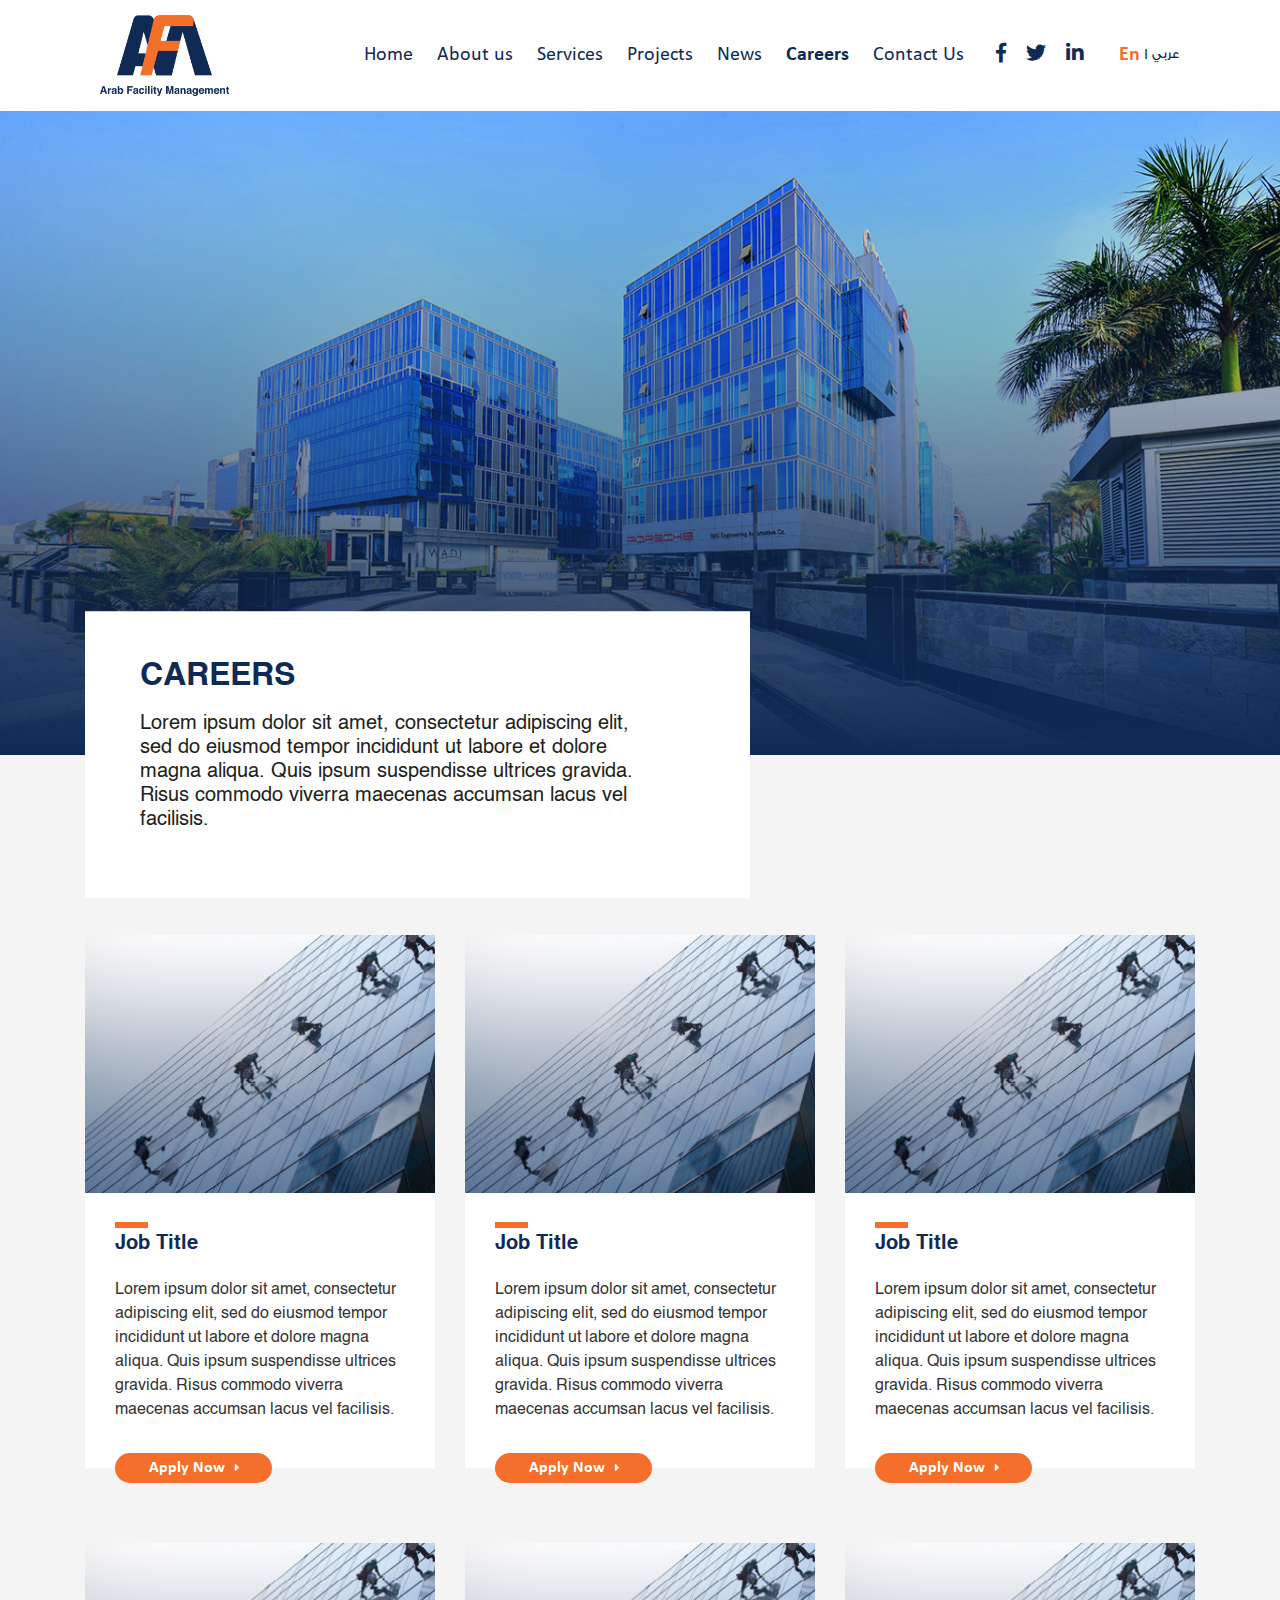
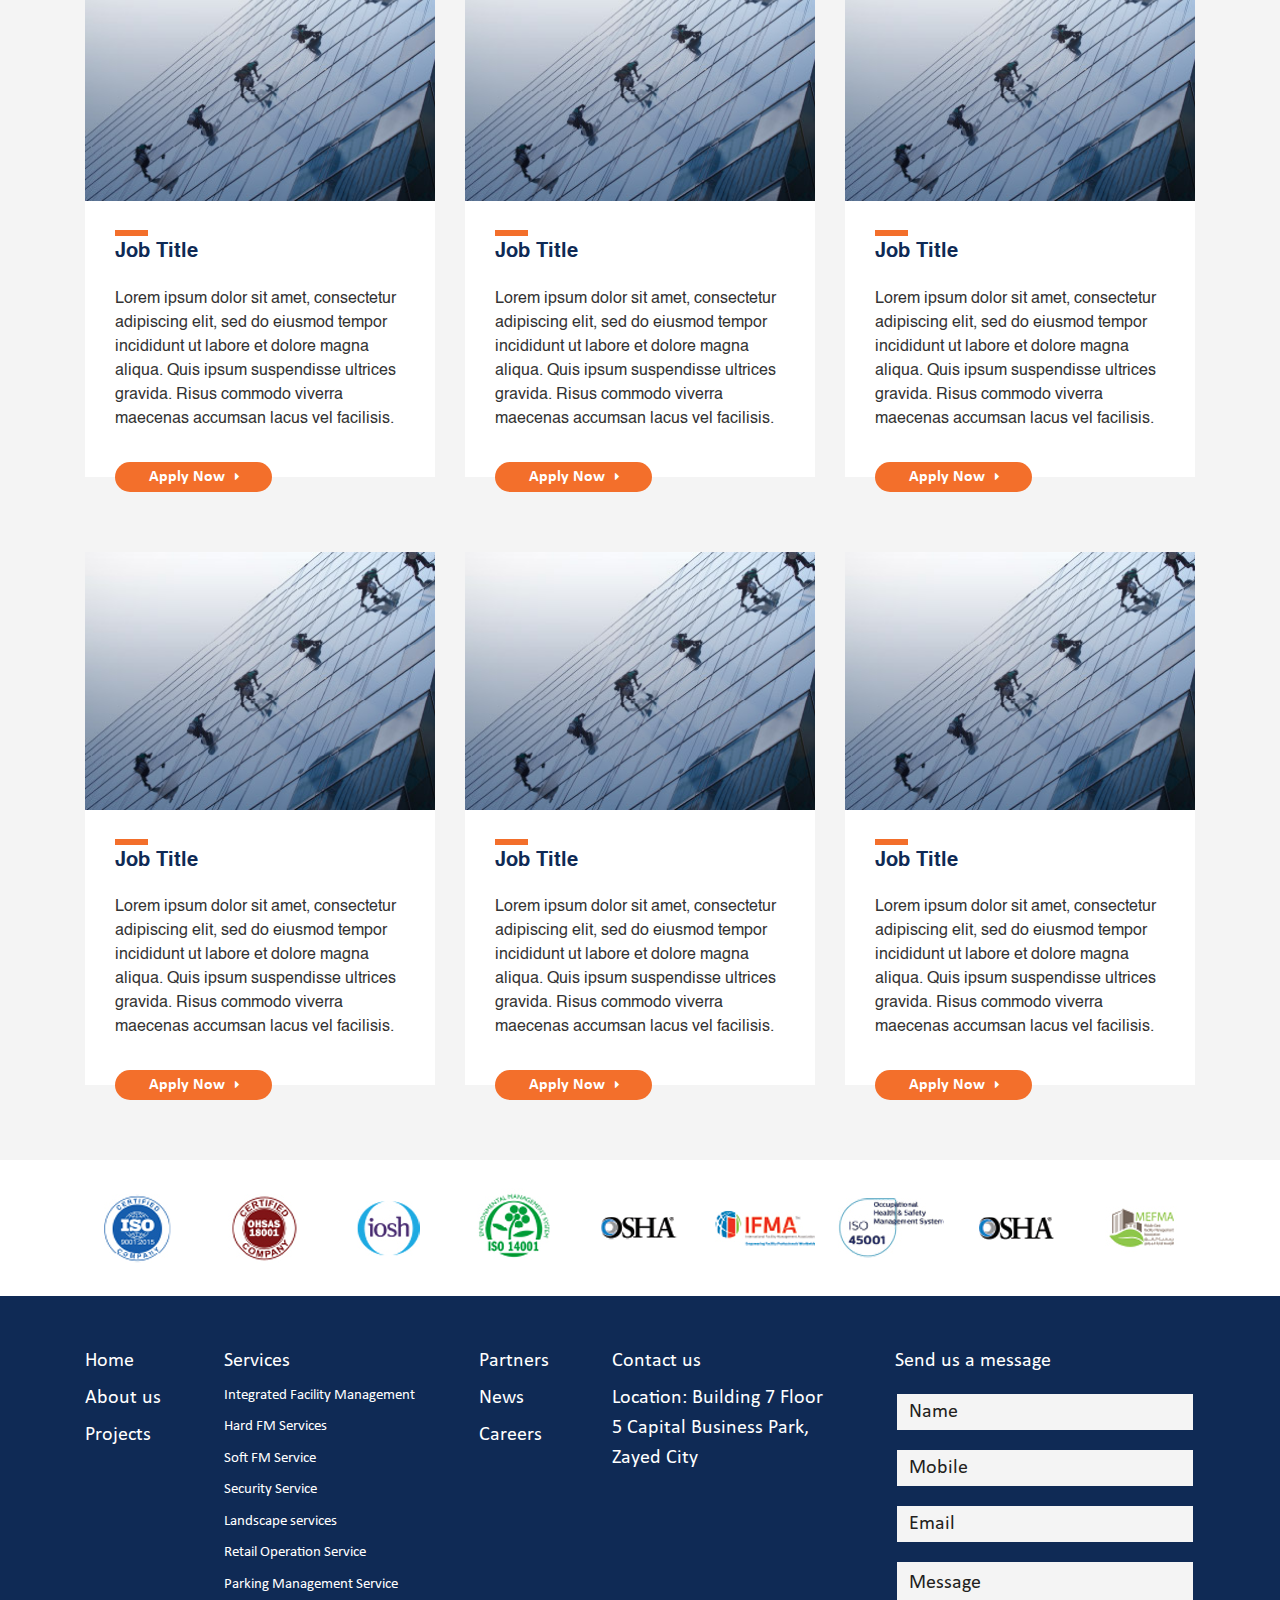
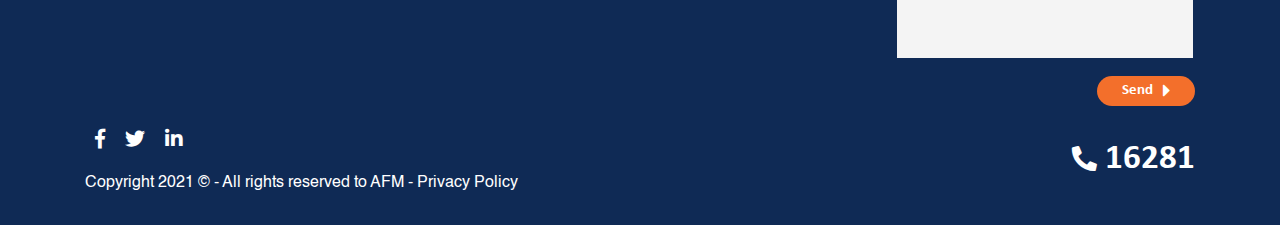
<file: careers.html>
<!DOCTYPE HTML>
<HTML dir="ltr" lang="en">

<head>
    <meta charset="UTF-8" />
    <meta name="viewport" content="width=device-width, initial-scale=1, shrink-to-fit=no, user-scalable=no" />
    <title>AFM</title>
    <link rel='shortcut icon' type='img/png' href='images/fav.png' />
    <link rel="stylesheet" href="css/bootstrap.min.css" />
    <!-- <link rel="stylesheet" href="css/bootstrap-rtl.min.css" /> -->
    <link rel="stylesheet" href="css/swiper.min.css" />
    <link rel="stylesheet" href="css/fontawesome.min.css" />
    <link rel="stylesheet" href="css/main.css" />
</head>

<body>
    <!-- Start header -->
    <header>
        <div class="container-fluid">
            <div class="header">
                <a href="index.html" class="logo">
                    <img src="images/logo.png" class="img-fluid">
                </a>
                <nav>
                    <ul class="mo-navbar list-unstyled">
                        <li>
                            <a href="index.html">
                                Home
                            </a>
                        </li>
                        <li>
                            <a href="about.html">
                                About us
                            </a>
                        </li>
                        <li>
                            <a href="services.html">
                                Services
                            </a>
                        </li>
                        <li>
                            <a href="projects.html">
                                Projects
                            </a>
                        </li>
                        
                        <li>
                            <a href="news.html">
                                News
                            </a>
                        </li>
                        <li>
                            <a href="careers.html" class="active">
                                Careers
                            </a>
                        </li>
                        <li>
                            <a href="contact.html">
                                Contact Us
                            </a>
                        </li>
                    </ul>
                    <div class="socials">
                        <a href="#!" class="social">
                            <i class="fab fa-facebook-f"></i>
                        </a>
                        <a href="#!" class="social">
                            <i class="fab fa-twitter"></i>
                        </a>
                        <a href="#!" class="social">
                            <i class="fab fa-linkedin-in"></i>
                        </a>
                    </div>
                    <div class="langs">
                        <div class="lang-div">
                            <a href="#!" class="active lang lang-en">En</a>
                        </div>
                        <div class="lang-div">
                            <a href="#!" class="lang lang-ar">عربي</a>
                        </div>
                    </div>
                </nav>
                <div class="menu-ico">
                    <span class="fas fa-bars"></span>
                </div>
            </div>
        </div>
    </header>
    <!-- End header -->

    <!-- Start careers Page -->
    <section class="careers-page-section">
        <div class="page-head-sec">
            <div class="page-banner">
                <img src="images/careers.jpg" class="img-fluid">
            </div>
            <div class="head-text">
                <div class="container">
                    <div class="page-head">
                        <h1 class="page-title">
                            Careers
                        </h1>
                        <p>
                            Lorem ipsum dolor sit amet, consectetur adipiscing elit, sed do eiusmod tempor incididunt ut
                            labore et dolore magna aliqua. Quis ipsum suspendisse ultrices gravida. Risus commodo
                            viverra maecenas accumsan lacus vel facilisis.
                        </p>
                    </div>
                </div>
            </div>
        </div>
        <div class="container">
            <div class="news-grid">
                <div class="grid-item">
                    <div class="news">
                        <a href="apply.html" class="news-img  ">
                            <img src="images/news/01.jpg" class="img-fluid">
                        </a>
                        <div class="news-desc">
                            <div class="news-head">
                                <h3 class="news-name ">
                                    <a href="apply.html">
                                        Job Title
                                    </a>
                                </h3>
                            </div>
                            <p class="news-text">
                                Lorem ipsum dolor sit amet, consectetur adipiscing elit, sed do eiusmod tempor
                                incididunt ut labore
                                et dolore magna aliqua. Quis ipsum suspendisse ultrices gravida. Risus commodo viverra
                                maecenas
                                accumsan lacus vel facilisis.
                            </p>
                            <a href="apply.html" class="read-more">
                                Apply Now
                            </a>
                        </div>
                    </div>
                </div>
                <div class="grid-item">
                    <div class="news">
                        <a href="apply.html" class="news-img  ">
                            <img src="images/news/01.jpg" class="img-fluid">
                        </a>
                        <div class="news-desc">
                            <div class="news-head">
                                <h3 class="news-name ">
                                    <a href="apply.html">
                                        Job Title
                                    </a>
                                </h3>
                            </div>
                            <p class="news-text">
                                Lorem ipsum dolor sit amet, consectetur adipiscing elit, sed do eiusmod tempor
                                incididunt ut labore
                                et dolore magna aliqua. Quis ipsum suspendisse ultrices gravida. Risus commodo viverra
                                maecenas
                                accumsan lacus vel facilisis.
                            </p>
                            <a href="apply.html" class="read-more">
                                Apply Now
                            </a>
                        </div>
                    </div>
                </div>
                <div class="grid-item">
                    <div class="news">
                        <a href="apply.html" class="news-img  ">
                            <img src="images/news/01.jpg" class="img-fluid">
                        </a>
                        <div class="news-desc">
                            <div class="news-head">
                                <h3 class="news-name ">
                                    <a href="apply.html">
                                        Job Title
                                    </a>
                                </h3>
                            </div>
                            <p class="news-text">
                                Lorem ipsum dolor sit amet, consectetur adipiscing elit, sed do eiusmod tempor
                                incididunt ut labore
                                et dolore magna aliqua. Quis ipsum suspendisse ultrices gravida. Risus commodo viverra
                                maecenas
                                accumsan lacus vel facilisis.
                            </p>
                            <a href="apply.html" class="read-more">
                                Apply Now
                            </a>
                        </div>
                    </div>
                </div>
                <div class="grid-item">
                    <div class="news">
                        <a href="apply.html" class="news-img  ">
                            <img src="images/news/01.jpg" class="img-fluid">
                        </a>
                        <div class="news-desc">
                            <div class="news-head">
                                <h3 class="news-name ">
                                    <a href="apply.html">
                                        Job Title
                                    </a>
                                </h3>
                            </div>
                            <p class="news-text">
                                Lorem ipsum dolor sit amet, consectetur adipiscing elit, sed do eiusmod tempor
                                incididunt ut labore
                                et dolore magna aliqua. Quis ipsum suspendisse ultrices gravida. Risus commodo viverra
                                maecenas
                                accumsan lacus vel facilisis.
                            </p>
                            <a href="apply.html" class="read-more">
                                Apply Now
                            </a>
                        </div>
                    </div>
                </div>
                <div class="grid-item">
                    <div class="news">
                        <a href="apply.html" class="news-img  ">
                            <img src="images/news/01.jpg" class="img-fluid">
                        </a>
                        <div class="news-desc">
                            <div class="news-head">
                                <h3 class="news-name ">
                                    <a href="apply.html">
                                        Job Title
                                    </a>
                                </h3>
                            </div>
                            <p class="news-text">
                                Lorem ipsum dolor sit amet, consectetur adipiscing elit, sed do eiusmod tempor
                                incididunt ut labore
                                et dolore magna aliqua. Quis ipsum suspendisse ultrices gravida. Risus commodo viverra
                                maecenas
                                accumsan lacus vel facilisis.
                            </p>
                            <a href="apply.html" class="read-more">
                                Apply Now
                            </a>
                        </div>
                    </div>
                </div>
                <div class="grid-item">
                    <div class="news">
                        <a href="apply.html" class="news-img  ">
                            <img src="images/news/01.jpg" class="img-fluid">
                        </a>
                        <div class="news-desc">
                            <div class="news-head">
                                <h3 class="news-name ">
                                    <a href="apply.html">
                                        Job Title
                                    </a>
                                </h3>
                            </div>
                            <p class="news-text">
                                Lorem ipsum dolor sit amet, consectetur adipiscing elit, sed do eiusmod tempor
                                incididunt ut labore
                                et dolore magna aliqua. Quis ipsum suspendisse ultrices gravida. Risus commodo viverra
                                maecenas
                                accumsan lacus vel facilisis.
                            </p>
                            <a href="apply.html" class="read-more">
                                Apply Now
                            </a>
                        </div>
                    </div>
                </div>
                <div class="grid-item">
                    <div class="news">
                        <a href="apply.html" class="news-img  ">
                            <img src="images/news/01.jpg" class="img-fluid">
                        </a>
                        <div class="news-desc">
                            <div class="news-head">
                                <h3 class="news-name ">
                                    <a href="apply.html">
                                        Job Title
                                    </a>
                                </h3>
                            </div>
                            <p class="news-text">
                                Lorem ipsum dolor sit amet, consectetur adipiscing elit, sed do eiusmod tempor
                                incididunt ut labore
                                et dolore magna aliqua. Quis ipsum suspendisse ultrices gravida. Risus commodo viverra
                                maecenas
                                accumsan lacus vel facilisis.
                            </p>
                            <a href="apply.html" class="read-more">
                                Apply Now
                            </a>
                        </div>
                    </div>
                </div>
                <div class="grid-item">
                    <div class="news">
                        <a href="apply.html" class="news-img  ">
                            <img src="images/news/01.jpg" class="img-fluid">
                        </a>
                        <div class="news-desc">
                            <div class="news-head">
                                <h3 class="news-name ">
                                    <a href="apply.html">
                                        Job Title
                                    </a>
                                </h3>
                            </div>
                            <p class="news-text">
                                Lorem ipsum dolor sit amet, consectetur adipiscing elit, sed do eiusmod tempor
                                incididunt ut labore
                                et dolore magna aliqua. Quis ipsum suspendisse ultrices gravida. Risus commodo viverra
                                maecenas
                                accumsan lacus vel facilisis.
                            </p>
                            <a href="apply.html" class="read-more">
                                Apply Now
                            </a>
                        </div>
                    </div>
                </div>
                <div class="grid-item">
                    <div class="news">
                        <a href="apply.html" class="news-img  ">
                            <img src="images/news/01.jpg" class="img-fluid">
                        </a>
                        <div class="news-desc">
                            <div class="news-head">
                                <h3 class="news-name ">
                                    <a href="apply.html">
                                        Job Title
                                    </a>
                                </h3>
                            </div>
                            <p class="news-text">
                                Lorem ipsum dolor sit amet, consectetur adipiscing elit, sed do eiusmod tempor
                                incididunt ut labore
                                et dolore magna aliqua. Quis ipsum suspendisse ultrices gravida. Risus commodo viverra
                                maecenas
                                accumsan lacus vel facilisis.
                            </p>
                            <a href="apply.html" class="read-more">
                                Apply Now
                            </a>
                        </div>
                    </div>
                </div>
            </div>
        </div>
    </section>
    <!-- End careers Page -->

    <!-- Start clients -->
    <section class="clients-section">
        <div class="container">
            <div class="clients-slider">
                <div class="swiper-container ">
                    <div class="swiper-wrapper">
                        <div class="swiper-slide">
                            <div class="client">
                                <a href="#!">
                                    <img src="images/clients/01.jpg" class="img-fluid">
                                </a>
                            </div>
                        </div>
                        <div class="swiper-slide">
                            <div class="client">
                                <a href="#!">
                                    <img src="images/clients/02.jpg" class="img-fluid">
                                </a>
                            </div>
                        </div>
                        <div class="swiper-slide">
                            <div class="client">
                                <a href="#!">
                                    <img src="images/clients/03.jpg" class="img-fluid">
                                </a>
                            </div>
                        </div>
                        <div class="swiper-slide">
                            <div class="client">
                                <a href="#!">
                                    <img src="images/clients/04.jpg" class="img-fluid">
                                </a>
                            </div>
                        </div>
                        <div class="swiper-slide">
                            <div class="client">
                                <a href="#!">
                                    <img src="images/clients/05.jpg" class="img-fluid">
                                </a>
                            </div>
                        </div>
                        <div class="swiper-slide">
                            <div class="client">
                                <a href="#!">
                                    <img src="images/clients/06.jpg" class="img-fluid">
                                </a>
                            </div>
                        </div>
                        <div class="swiper-slide">
                            <div class="client">
                                <a href="#!">
                                    <img src="images/clients/07.jpg" class="img-fluid">
                                </a>
                            </div>
                        </div>
                        <div class="swiper-slide">
                            <div class="client">
                                <a href="#!">
                                    <img src="images/clients/08.jpg" class="img-fluid">
                                </a>
                            </div>
                        </div>
                        <div class="swiper-slide">
                            <div class="client">
                                <a href="#!">
                                    <img src="images/clients/09.jpg" class="img-fluid">
                                </a>
                            </div>
                        </div>
                    </div>
                </div>
            </div>
        </div>
    </section>
    <!-- End clients -->

    <!-- Start footer -->
    <footer>
        <div class="container">
            <div class="footer">
                <ul class="footer-ul list-unstyled">
                    <li>
                        <a href="index.html">
                            Home
                        </a>
                    </li>
                    <li>
                        <a href="about.html">
                            About us
                        </a>
                    </li>
                    <li>
                        <a href="projects.html">
                            Projects
                        </a>
                    </li>
                    
                </ul>
                <ul class="footer-ul list-unstyled">
                    <li>
                        <a href="services.html" class="has-sub">
                            Services
                            <i class="fas fa-chevron-down"></i>
                        </a>
                    </li>
                    <ul class="footer-sub-ul list-unstyled">
                        <li>
                            <a href="service-single.html">
                                Integrated Facility Management
                            </a>
                        </li>
                        <li>
                            <a href="service-single.html">
                                Hard FM Services
                            </a>
                        </li>
                        <li>
                            <a href="service-single.html">
                                Soft FM Service
                            </a>
                        </li>
                        <li>
                            <a href="service-single.html">
                                Security Service
                            </a>
                        </li>
                        <li>
                            <a href="service-single.html">
                                Landscape services
                            </a>
                        </li>
                        <li>
                            <a href="service-single.html">
                                Retail Operation Service
                            </a>
                        </li>
                        <li>
                            <a href="service-single.html">
                                Parking Management Service
                            </a>
                        </li>
                    </ul>
                </ul>
                <ul class="footer-ul list-unstyled">
                    <li>
                        <a href="#!">
                            Partners
                        </a>
                    </li>
                    <li>
                        <a href="news.html">
                            News
                        </a>
                    </li>
                    <li>
                        <a href="careers.html">
                            Careers
                        </a>
                    </li>
                </ul>
                <ul class="footer-ul list-unstyled">
                    <li>
                        <a href="contact.html">
                            Contact us
                        </a>
                    </li>
                    <li>
                        <span>
                            Location: Building 7 Floor 5 Capital Business Park, Zayed City
                        </span>
                    </li>
                </ul>
                <div class="sec-msg-form">
                    <label>Send us a message</label>
                    <div class="form-group">
                        <input type="text" placeholder="Name" class="form-control">
                    </div>
                    <div class="form-group">
                        <input type="number" placeholder="Mobile" class="form-control">
                    </div>
                    <div class="form-group">
                        <input type="text" placeholder="Email" class="form-control">
                    </div>
                    <div class="form-group">
                        <textarea class="form-control" placeholder="Message"></textarea>
                    </div>
                    <button class="footer-btn">Send</button>
                </div>
            </div>
            <div class="last-footer">
                <div class="social-rights">
                    <div class="socials">
                        <a href="#!" class="social">
                            <i class="fab fa-facebook-f"></i>
                        </a>
                        <a href="#!" class="social">
                            <i class="fab fa-twitter"></i>
                        </a>
                        <a href="#!" class="social">
                            <i class="fab fa-linkedin-in"></i>
                        </a>
                    </div>
                    <p class="copyrights">
                        Copyright 2021 © - All rights reserved to AFM - Privacy Policy
                    </p>
                </div>
                <a href="tel:16281" class="call">
                    <i class="fas fa-phone"></i>
                    16281
                </a>
            </div>
        </div>
    </footer>
    <!-- End footer -->

    <script src="js/jquery-3.3.1.min.js"></script>
    <script src="js/bootstrap.min.js"></script>
    <script src="js/swiper.min.js"></script>
    <script src="js/main.js"></script>
</body>

</HTML>
</file>
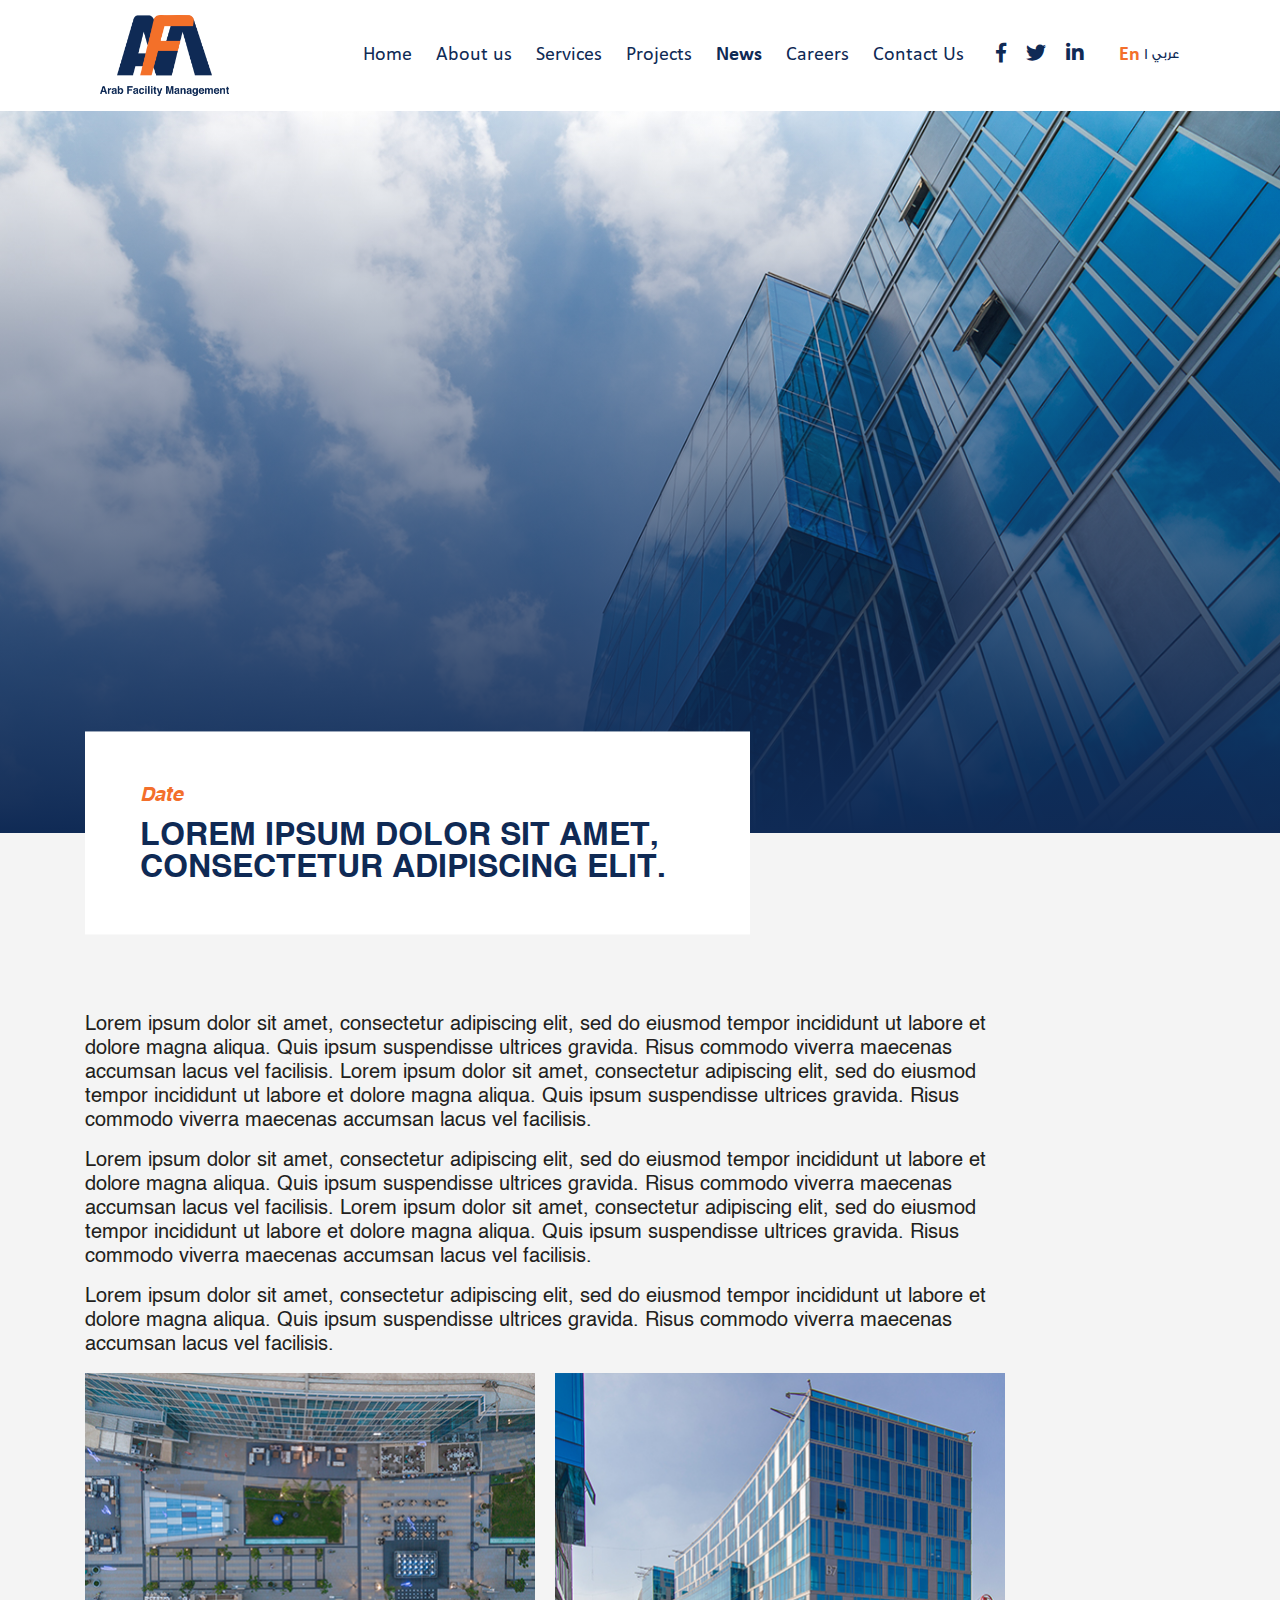
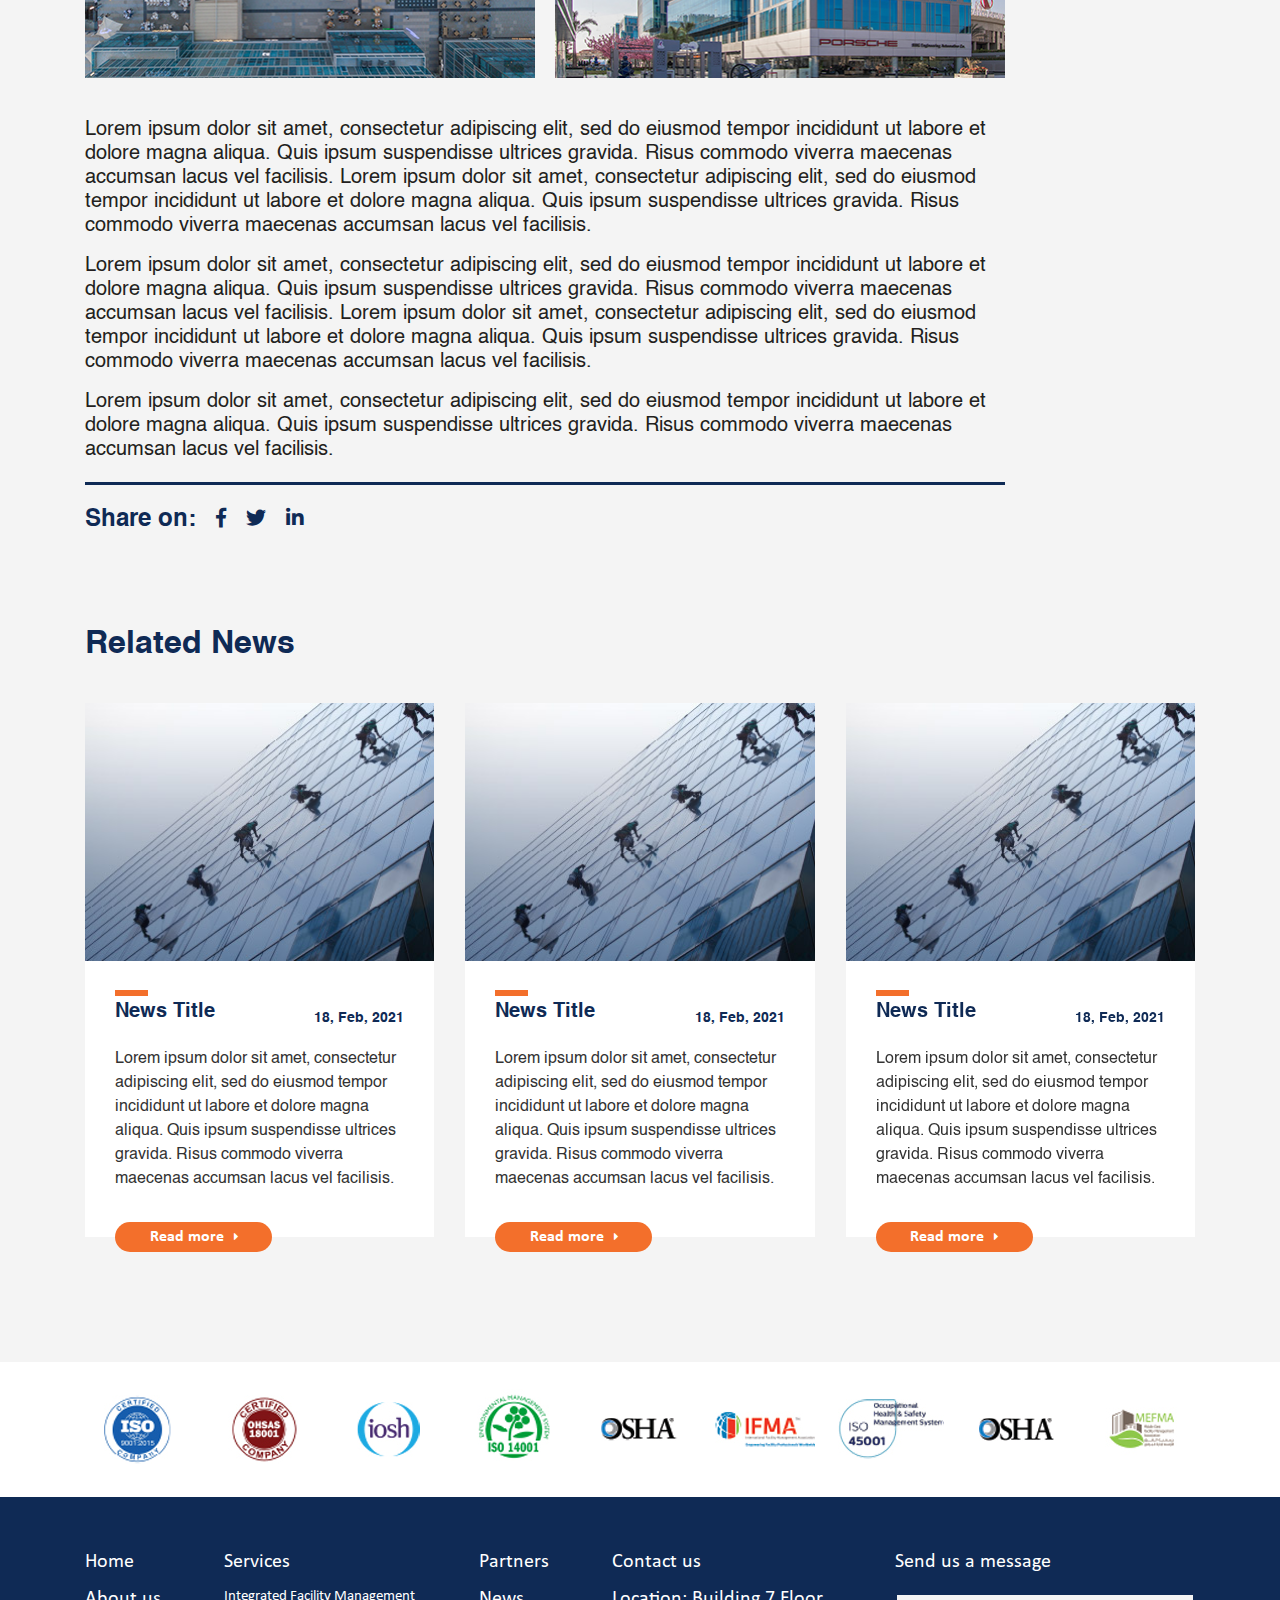
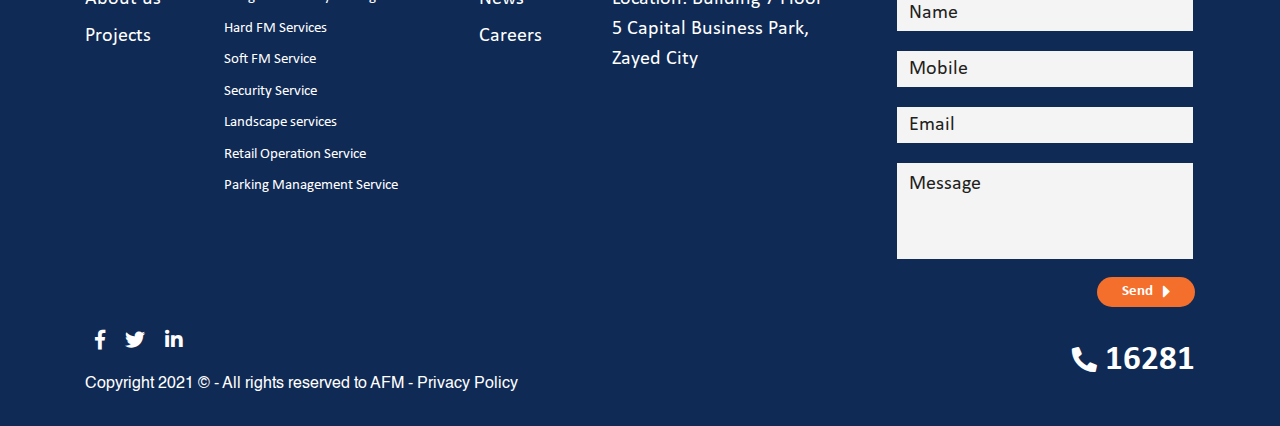
<file: news-single.html>
<!DOCTYPE HTML>
<HTML dir="ltr" lang="en">

<head>
    <meta charset="UTF-8" />
    <meta name="viewport" content="width=device-width, initial-scale=1, shrink-to-fit=no, user-scalable=no" />
    <title>AFM</title>
    <link rel='shortcut icon' type='img/png' href='images/fav.png' />
    <link rel="stylesheet" href="css/bootstrap.min.css" />
    <!-- <link rel="stylesheet" href="css/bootstrap-rtl.min.css" /> -->
    <link rel="stylesheet" href="css/swiper.min.css" />
    <link rel="stylesheet" href="css/fontawesome.min.css" />
    <link rel="stylesheet" href="css/main.css" />
</head>

<body>
    <!-- Start header -->
    <header>
        <div class="container-fluid">
            <div class="header">
                <a href="index.html" class="logo">
                    <img src="images/logo.png" class="img-fluid">
                </a>
                <nav>
                    <ul class="mo-navbar list-unstyled">
                        <li>
                            <a href="index.html">
                                Home
                            </a>
                        </li>
                        <li>
                            <a href="about.html">
                                About us
                            </a>
                        </li>
                        <li>
                            <a href="services.html">
                                Services
                            </a>
                        </li>
                        <li>
                            <a href="projects.html">
                                Projects
                            </a>
                        </li>
                        
                        <li>
                            <a href="news.html" class="active">
                                News
                            </a>
                        </li>
                        <li>
                            <a href="careers.html">
                                Careers
                            </a>
                        </li>
                        <li>
                            <a href="contact.html">
                                Contact Us
                            </a>
                        </li>
                    </ul>
                    <div class="socials">
                        <a href="#!" class="social">
                            <i class="fab fa-facebook-f"></i>
                        </a>
                        <a href="#!" class="social">
                            <i class="fab fa-twitter"></i>
                        </a>
                        <a href="#!" class="social">
                            <i class="fab fa-linkedin-in"></i>
                        </a>
                    </div>
                    <div class="langs">
                        <div class="lang-div">
                            <a href="#!" class="active lang lang-en">En</a>
                        </div>
                        <div class="lang-div">
                            <a href="#!" class="lang lang-ar">عربي</a>
                        </div>
                    </div>
                </nav>
                <div class="menu-ico">
                    <span class="fas fa-bars"></span>
                </div>
            </div>
        </div>
    </header>
    <!-- End header -->

    <!-- Start news-single Page -->
    <section class="news-single-page-section">
        <div class="page-head-sec">
            <div class="page-banner">
                <img src="images/news/banner.jpg" class="img-fluid">
            </div>
            <div class="head-text">
                <div class="container">
                    <div class="page-head">
                        <span class="page-date">
                            Date
                        </span>
                        <h1 class="page-title">
                            Lorem ipsum dolor sit amet, consectetur adipiscing elit.
                        </h1>
                    </div>
                </div>
            </div>
        </div>
        <div class="container">
            <div class="news-page-desc">
                <div class="row">
                    <div class="col-lg-10">
                        <div class="news-single-page">
                            <p>
                                Lorem ipsum dolor sit amet, consectetur adipiscing elit, sed do eiusmod tempor
                                incididunt ut
                                labore
                                et dolore magna
                                aliqua. Quis ipsum suspendisse ultrices gravida. Risus commodo viverra maecenas accumsan
                                lacus vel
                                facilisis. Lorem
                                ipsum dolor sit amet, consectetur adipiscing elit, sed do eiusmod tempor incididunt ut
                                labore et
                                dolore magna aliqua.
                                Quis ipsum suspendisse ultrices gravida. Risus commodo viverra maecenas accumsan lacus
                                vel
                                facilisis.
                            </p>
                            <p>
                                Lorem ipsum dolor sit amet, consectetur adipiscing elit, sed do eiusmod tempor
                                incididunt ut
                                labore
                                et dolore magna
                                aliqua. Quis ipsum suspendisse ultrices gravida. Risus commodo viverra maecenas accumsan
                                lacus vel
                                facilisis. Lorem
                                ipsum dolor sit amet, consectetur adipiscing elit, sed do eiusmod tempor incididunt ut
                                labore et
                                dolore magna aliqua.
                                Quis ipsum suspendisse ultrices gravida. Risus commodo viverra maecenas accumsan lacus
                                vel
                                facilisis.
                            </p>
                            <p>
                                Lorem ipsum dolor sit amet, consectetur adipiscing elit, sed do eiusmod tempor
                                incididunt ut
                                labore
                                et dolore magna
                                aliqua. Quis ipsum suspendisse ultrices gravida. Risus commodo viverra maecenas accumsan
                                lacus vel
                                facilisis.
                            </p>
                            <div class="imgs">
                                <img src="images/news/single1.jpg" class="img-fluid">
                                <img src="images/news/single2.jpg" class="img-fluid">
                            </div>
                            <p>
                                Lorem ipsum dolor sit amet, consectetur adipiscing elit, sed do eiusmod tempor
                                incididunt ut
                                labore
                                et dolore magna
                                aliqua. Quis ipsum suspendisse ultrices gravida. Risus commodo viverra maecenas accumsan
                                lacus vel
                                facilisis. Lorem
                                ipsum dolor sit amet, consectetur adipiscing elit, sed do eiusmod tempor incididunt ut
                                labore et
                                dolore magna aliqua.
                                Quis ipsum suspendisse ultrices gravida. Risus commodo viverra maecenas accumsan lacus
                                vel
                                facilisis.
                            </p>
                            <p>
                                Lorem ipsum dolor sit amet, consectetur adipiscing elit, sed do eiusmod tempor
                                incididunt ut
                                labore
                                et dolore magna
                                aliqua. Quis ipsum suspendisse ultrices gravida. Risus commodo viverra maecenas accumsan
                                lacus vel
                                facilisis. Lorem
                                ipsum dolor sit amet, consectetur adipiscing elit, sed do eiusmod tempor incididunt ut
                                labore et
                                dolore magna aliqua.
                                Quis ipsum suspendisse ultrices gravida. Risus commodo viverra maecenas accumsan lacus
                                vel
                                facilisis.
                            </p>
                            <p>
                                Lorem ipsum dolor sit amet, consectetur adipiscing elit, sed do eiusmod tempor
                                incididunt ut
                                labore
                                et dolore magna
                                aliqua. Quis ipsum suspendisse ultrices gravida. Risus commodo viverra maecenas accumsan
                                lacus vel
                                facilisis.
                            </p>
                        </div>
                        <div class="share">
                            <h5 class="share-title">
                                Share on:
                            </h5>
                            <div class="share-links">
                                <a href="#!" class="share-link">
                                    <i class="fab fa-facebook-f"></i>
                                </a>
                                <a href="#!" class="share-link">
                                    <i class="fab fa-twitter"></i>
                                </a>
                                <a href="#!" class="share-link">
                                    <i class="fab fa-linkedin-in"></i>
                                </a>
                            </div>
                        </div>
                    </div>
                </div>
            </div>
            <div class="related-div">
                <h3 class="related-title">
                    Related News
                </h3>
                <div class="news-slider">
                    <div class="swiper-container ">
                        <div class="swiper-wrapper">
                            <div class="swiper-slide">
                                <div class="news">
                                    <a href="news-single.html" class="news-img  ">
                                        <img src="images/news/01.jpg" class="img-fluid">
                                    </a>
                                    <div class="news-desc">
                                        <div class="news-head">
                                            <h3 class="news-name ">
                                                <a href="news-single.html">
                                                    News Title
                                                </a>
                                            </h3>
                                            <span class="date">
                                                18, Feb, 2021
                                            </span>
                                        </div>
                                        <p class="news-text">
                                            Lorem ipsum dolor sit amet, consectetur adipiscing elit, sed do eiusmod
                                            tempor
                                            incididunt ut labore
                                            et dolore magna aliqua. Quis ipsum suspendisse ultrices gravida. Risus
                                            commodo
                                            viverra maecenas
                                            accumsan lacus vel facilisis.
                                        </p>
                                        <a href="news-single.html" class="read-more">
                                            Read more
                                        </a>
                                    </div>
                                </div>
                            </div>
                            <div class="swiper-slide">
                                <div class="news">
                                    <a href="news-single.html" class="news-img  ">
                                        <img src="images/news/01.jpg" class="img-fluid">
                                    </a>
                                    <div class="news-desc">
                                        <div class="news-head">
                                            <h3 class="news-name ">
                                                <a href="news-single.html">
                                                    News Title
                                                </a>
                                            </h3>
                                            <span class="date">
                                                18, Feb, 2021
                                            </span>
                                        </div>
                                        <p class="news-text">
                                            Lorem ipsum dolor sit amet, consectetur adipiscing elit, sed do eiusmod
                                            tempor
                                            incididunt ut labore
                                            et dolore magna aliqua. Quis ipsum suspendisse ultrices gravida. Risus
                                            commodo
                                            viverra maecenas
                                            accumsan lacus vel facilisis.
                                        </p>
                                        <a href="news-single.html" class="read-more">
                                            Read more
                                        </a>
                                    </div>
                                </div>
                            </div>
                            <div class="swiper-slide">
                                <div class="news">
                                    <a href="news-single.html" class="news-img  ">
                                        <img src="images/news/01.jpg" class="img-fluid">
                                    </a>
                                    <div class="news-desc">
                                        <div class="news-head">
                                            <h3 class="news-name ">
                                                <a href="news-single.html">
                                                    News Title
                                                </a>
                                            </h3>
                                            <span class="date">
                                                18, Feb, 2021
                                            </span>
                                        </div>
                                        <p class="news-text">
                                            Lorem ipsum dolor sit amet, consectetur adipiscing elit, sed do eiusmod
                                            tempor
                                            incididunt ut labore
                                            et dolore magna aliqua. Quis ipsum suspendisse ultrices gravida. Risus
                                            commodo
                                            viverra maecenas
                                            accumsan lacus vel facilisis.
                                        </p>
                                        <a href="news-single.html" class="read-more">
                                            Read more
                                        </a>
                                    </div>
                                </div>
                            </div>
                        </div>
                    </div>
                    <div class="swiper-pagination"></div>
                </div>
            </div>
        </div>
    </section>
    <!-- End news-single Page -->

    <!-- Start clients -->
    <section class="clients-section">
        <div class="container">
            <div class="clients-slider">
                <div class="swiper-container ">
                    <div class="swiper-wrapper">
                        <div class="swiper-slide">
                            <div class="client">
                                <a href="#!">
                                    <img src="images/clients/01.jpg" class="img-fluid">
                                </a>
                            </div>
                        </div>
                        <div class="swiper-slide">
                            <div class="client">
                                <a href="#!">
                                    <img src="images/clients/02.jpg" class="img-fluid">
                                </a>
                            </div>
                        </div>
                        <div class="swiper-slide">
                            <div class="client">
                                <a href="#!">
                                    <img src="images/clients/03.jpg" class="img-fluid">
                                </a>
                            </div>
                        </div>
                        <div class="swiper-slide">
                            <div class="client">
                                <a href="#!">
                                    <img src="images/clients/04.jpg" class="img-fluid">
                                </a>
                            </div>
                        </div>
                        <div class="swiper-slide">
                            <div class="client">
                                <a href="#!">
                                    <img src="images/clients/05.jpg" class="img-fluid">
                                </a>
                            </div>
                        </div>
                        <div class="swiper-slide">
                            <div class="client">
                                <a href="#!">
                                    <img src="images/clients/06.jpg" class="img-fluid">
                                </a>
                            </div>
                        </div>
                        <div class="swiper-slide">
                            <div class="client">
                                <a href="#!">
                                    <img src="images/clients/07.jpg" class="img-fluid">
                                </a>
                            </div>
                        </div>
                        <div class="swiper-slide">
                            <div class="client">
                                <a href="#!">
                                    <img src="images/clients/08.jpg" class="img-fluid">
                                </a>
                            </div>
                        </div>
                        <div class="swiper-slide">
                            <div class="client">
                                <a href="#!">
                                    <img src="images/clients/09.jpg" class="img-fluid">
                                </a>
                            </div>
                        </div>
                    </div>
                </div>
            </div>
        </div>
    </section>
    <!-- End clients -->

    <!-- Start footer -->
    <footer>
        <div class="container">
            <div class="footer">
                <ul class="footer-ul list-unstyled">
                    <li>
                        <a href="index.html">
                            Home
                        </a>
                    </li>
                    <li>
                        <a href="about.html">
                            About us
                        </a>
                    </li>
                    <li>
                        <a href="projects.html">
                            Projects
                        </a>
                    </li>
                    
                </ul>
                <ul class="footer-ul list-unstyled">
                    <li>
                        <a href="services.html" class="has-sub">
                            Services
                            <i class="fas fa-chevron-down"></i>
                        </a>
                    </li>
                    <ul class="footer-sub-ul list-unstyled">
                        <li>
                            <a href="service-single.html">
                                Integrated Facility Management
                            </a>
                        </li>
                        <li>
                            <a href="service-single.html">
                                Hard FM Services
                            </a>
                        </li>
                        <li>
                            <a href="service-single.html">
                                Soft FM Service
                            </a>
                        </li>
                        <li>
                            <a href="service-single.html">
                                Security Service
                            </a>
                        </li>
                        <li>
                            <a href="service-single.html">
                                Landscape services
                            </a>
                        </li>
                        <li>
                            <a href="service-single.html">
                                Retail Operation Service
                            </a>
                        </li>
                        <li>
                            <a href="service-single.html">
                                Parking Management Service
                            </a>
                        </li>
                    </ul>
                </ul>
                <ul class="footer-ul list-unstyled">
                    <li>
                        <a href="#!">
                            Partners
                        </a>
                    </li>
                    <li>
                        <a href="news.html">
                            News
                        </a>
                    </li>
                    <li>
                        <a href="careers.html">
                            Careers
                        </a>
                    </li>
                </ul>
                <ul class="footer-ul list-unstyled">
                    <li>
                        <a href="contact.html">
                            Contact us
                        </a>
                    </li>
                    <li>
                        <span>
                            Location: Building 7 Floor 5 Capital Business Park, Zayed City
                        </span>
                    </li>
                </ul>
                <div class="sec-msg-form">
                    <label>Send us a message</label>
                    <div class="form-group">
                        <input type="text" placeholder="Name" class="form-control">
                    </div>
                    <div class="form-group">
                        <input type="number" placeholder="Mobile" class="form-control">
                    </div>
                    <div class="form-group">
                        <input type="text" placeholder="Email" class="form-control">
                    </div>
                    <div class="form-group">
                        <textarea class="form-control" placeholder="Message"></textarea>
                    </div>
                    <button class="footer-btn">Send</button>
                </div>
            </div>
            <div class="last-footer">
                <div class="social-rights">
                    <div class="socials">
                        <a href="#!" class="social">
                            <i class="fab fa-facebook-f"></i>
                        </a>
                        <a href="#!" class="social">
                            <i class="fab fa-twitter"></i>
                        </a>
                        <a href="#!" class="social">
                            <i class="fab fa-linkedin-in"></i>
                        </a>
                    </div>
                    <p class="copyrights">
                        Copyright 2021 © - All rights reserved to AFM - Privacy Policy
                    </p>
                </div>
                <a href="tel:16281" class="call">
                    <i class="fas fa-phone"></i>
                    16281
                </a>
            </div>
        </div>
    </footer>
    <!-- End footer -->

    <script src="js/jquery-3.3.1.min.js"></script>
    <script src="js/bootstrap.min.js"></script>
    <script src="js/swiper.min.js"></script>
    <script src="js/main.js"></script>
</body>

</HTML>
</file>
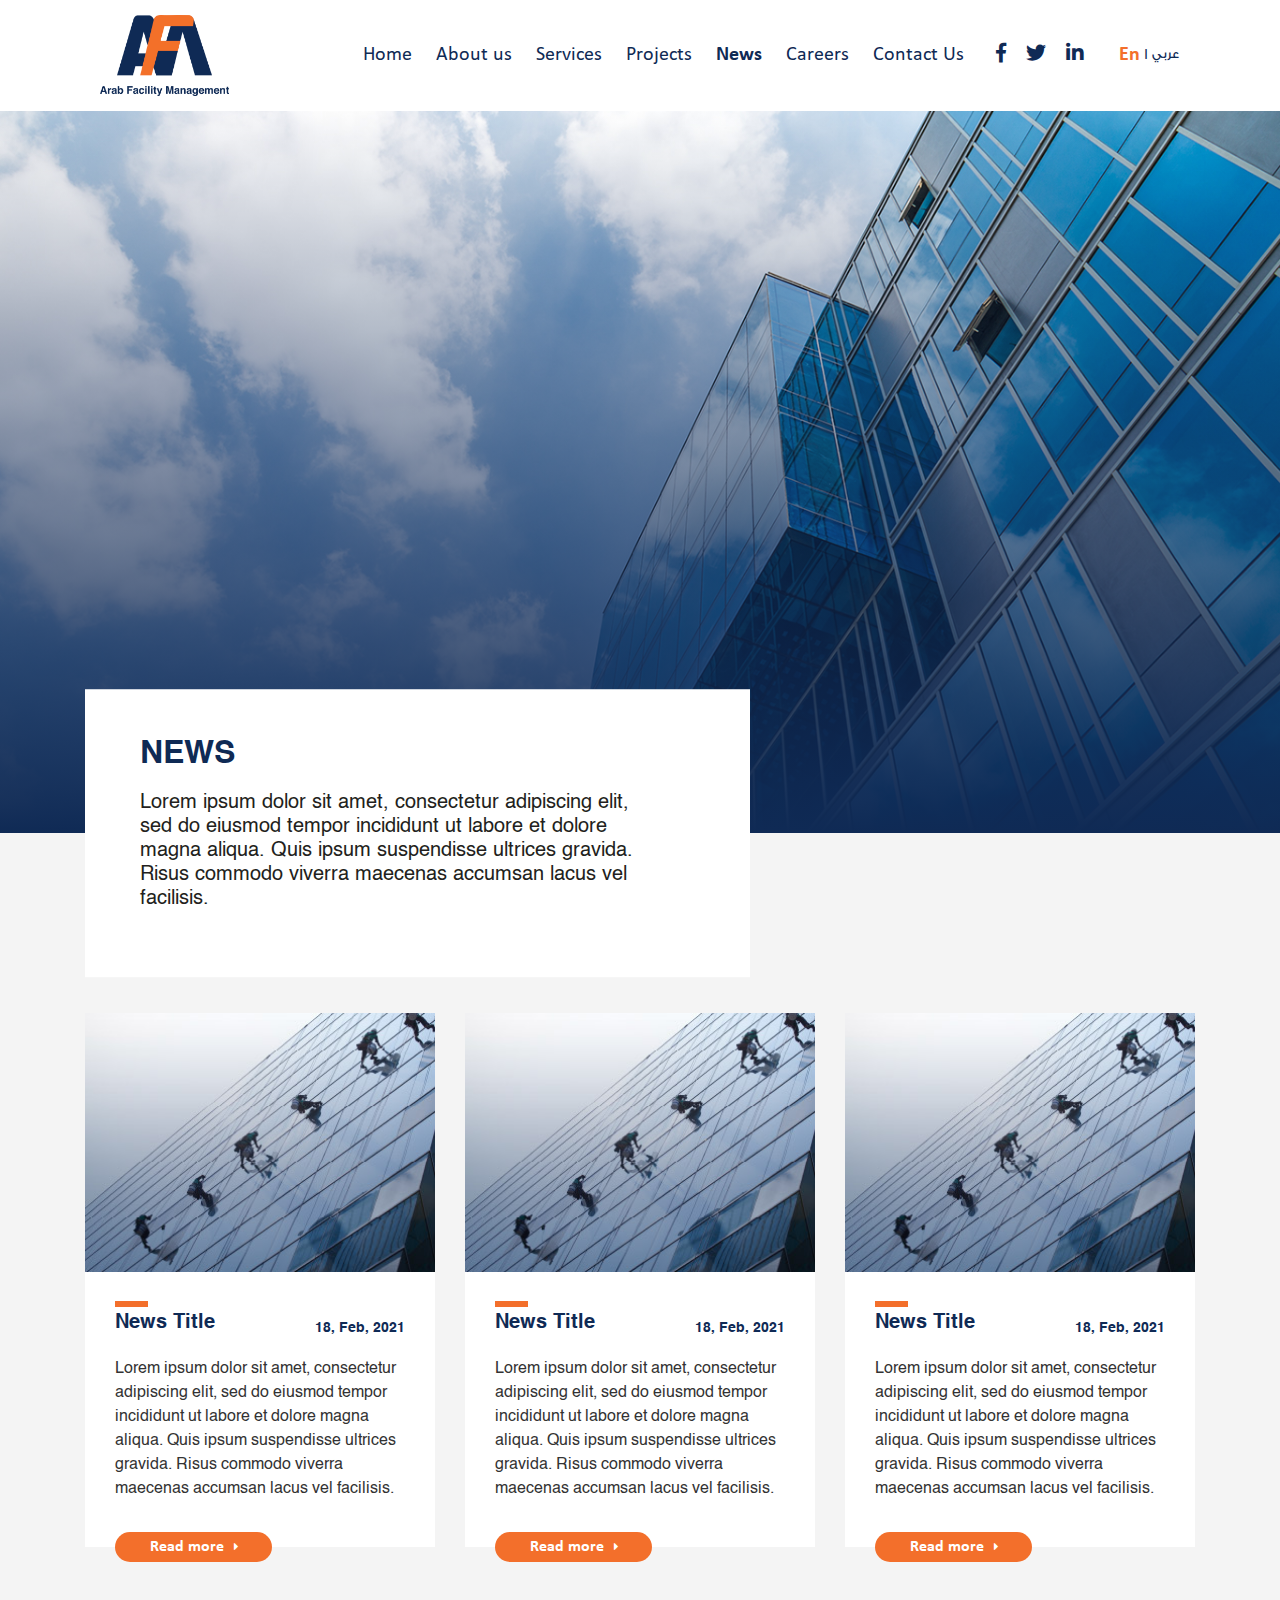
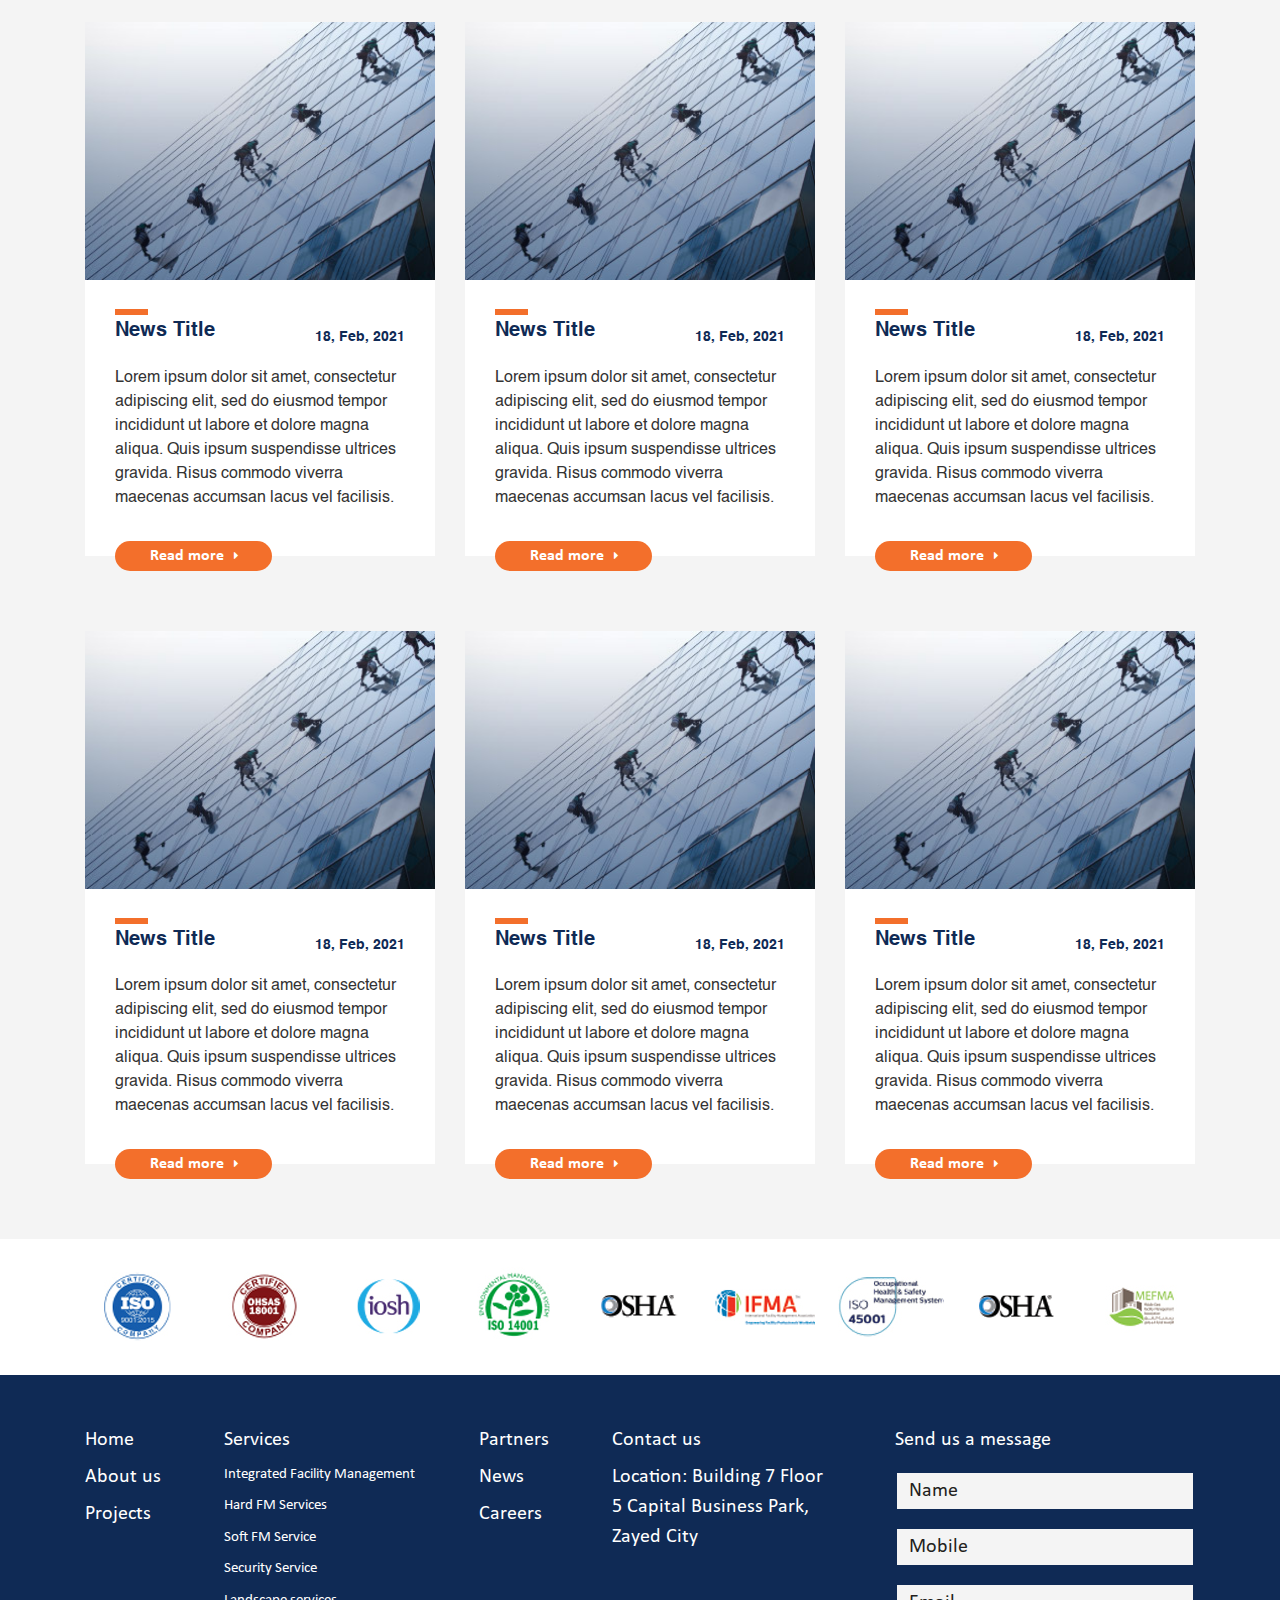
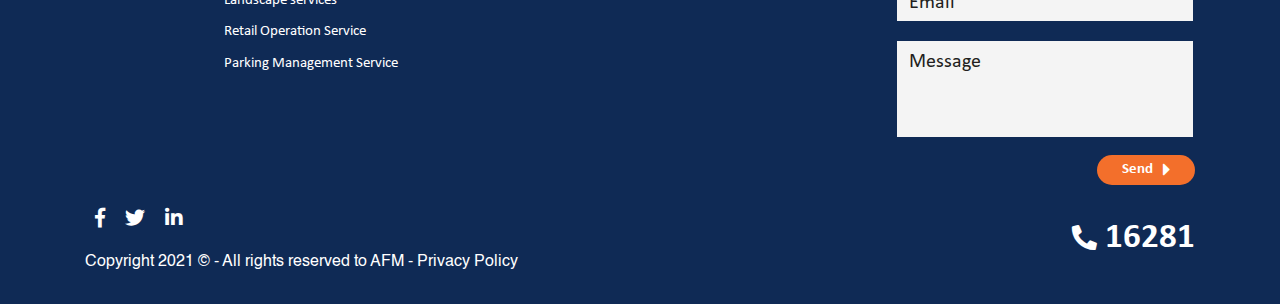
<file: news.html>
<!DOCTYPE HTML>
<HTML dir="ltr" lang="en">

<head>
    <meta charset="UTF-8" />
    <meta name="viewport" content="width=device-width, initial-scale=1, shrink-to-fit=no, user-scalable=no" />
    <title>AFM</title>
    <link rel='shortcut icon' type='img/png' href='images/fav.png' />
    <link rel="stylesheet" href="css/bootstrap.min.css" />
    <!-- <link rel="stylesheet" href="css/bootstrap-rtl.min.css" /> -->
    <link rel="stylesheet" href="css/swiper.min.css" />
    <link rel="stylesheet" href="css/fontawesome.min.css" />
    <link rel="stylesheet" href="css/main.css" />
</head>

<body>
    <!-- Start header -->
    <header>
        <div class="container-fluid">
            <div class="header">
                <a href="index.html" class="logo">
                    <img src="images/logo.png" class="img-fluid">
                </a>
                <nav>
                    <ul class="mo-navbar list-unstyled">
                        <li>
                            <a href="index.html">
                                Home
                            </a>
                        </li>
                        <li>
                            <a href="about.html">
                                About us
                            </a>
                        </li>
                        <li>
                            <a href="services.html">
                                Services
                            </a>
                        </li>
                        <li>
                            <a href="projects.html">
                                Projects
                            </a>
                        </li>
                        
                        <li>
                            <a href="news.html" class="active">
                                News
                            </a>
                        </li>
                        <li>
                            <a href="careers.html">
                                Careers
                            </a>
                        </li>
                        <li>
                            <a href="contact.html">
                                Contact Us
                            </a>
                        </li>
                    </ul>
                    <div class="socials">
                        <a href="#!" class="social">
                            <i class="fab fa-facebook-f"></i>
                        </a>
                        <a href="#!" class="social">
                            <i class="fab fa-twitter"></i>
                        </a>
                        <a href="#!" class="social">
                            <i class="fab fa-linkedin-in"></i>
                        </a>
                    </div>
                    <div class="langs">
                        <div class="lang-div">
                            <a href="#!" class="active lang lang-en">En</a>
                        </div>
                        <div class="lang-div">
                            <a href="#!" class="lang lang-ar">عربي</a>
                        </div>
                    </div>
                </nav>
                <div class="menu-ico">
                    <span class="fas fa-bars"></span>
                </div>
            </div>
        </div>
    </header>
    <!-- End header -->

    <!-- Start news-arc Page -->
    <section class="news-arc-page-section">
        <div class="page-head-sec">
            <div class="page-banner">
                <img src="images/news/banner.jpg" class="img-fluid">
            </div>
            <div class="head-text">
                <div class="container">
                    <div class="page-head">
                        <h1 class="page-title">
                            News
                        </h1>
                        <p>
                            Lorem ipsum dolor sit amet, consectetur adipiscing elit, sed do eiusmod tempor incididunt ut
                            labore et dolore magna aliqua. Quis ipsum suspendisse ultrices gravida. Risus commodo
                            viverra maecenas accumsan lacus vel facilisis.
                        </p>
                    </div>
                </div>
            </div>
        </div>
        <div class="container">
            <div class="news-grid">
                <div class="grid-item">
                    <div class="news">
                        <a href="news-single.html" class="news-img  ">
                            <img src="images/news/01.jpg" class="img-fluid">
                        </a>
                        <div class="news-desc">
                            <div class="news-head">
                                <h3 class="news-name ">
                                    <a href="news-single.html">
                                        News Title
                                    </a>
                                </h3>
                                <span class="date">
                                    18, Feb, 2021
                                </span>
                            </div>
                            <p class="news-text">
                                Lorem ipsum dolor sit amet, consectetur adipiscing elit, sed do eiusmod tempor
                                incididunt ut labore
                                et dolore magna aliqua. Quis ipsum suspendisse ultrices gravida. Risus commodo viverra
                                maecenas
                                accumsan lacus vel facilisis.
                            </p>
                            <a href="news-single.html" class="read-more">
                                Read more
                            </a>
                        </div>
                    </div>
                </div>
                <div class="grid-item">
                    <div class="news">
                        <a href="news-single.html" class="news-img  ">
                            <img src="images/news/01.jpg" class="img-fluid">
                        </a>
                        <div class="news-desc">
                            <div class="news-head">
                                <h3 class="news-name ">
                                    <a href="news-single.html">
                                        News Title
                                    </a>
                                </h3>
                                <span class="date">
                                    18, Feb, 2021
                                </span>
                            </div>
                            <p class="news-text">
                                Lorem ipsum dolor sit amet, consectetur adipiscing elit, sed do eiusmod tempor
                                incididunt ut labore
                                et dolore magna aliqua. Quis ipsum suspendisse ultrices gravida. Risus commodo viverra
                                maecenas
                                accumsan lacus vel facilisis.
                            </p>
                            <a href="news-single.html" class="read-more">
                                Read more
                            </a>
                        </div>
                    </div>
                </div>
                <div class="grid-item">
                    <div class="news">
                        <a href="news-single.html" class="news-img  ">
                            <img src="images/news/01.jpg" class="img-fluid">
                        </a>
                        <div class="news-desc">
                            <div class="news-head">
                                <h3 class="news-name ">
                                    <a href="news-single.html">
                                        News Title
                                    </a>
                                </h3>
                                <span class="date">
                                    18, Feb, 2021
                                </span>
                            </div>
                            <p class="news-text">
                                Lorem ipsum dolor sit amet, consectetur adipiscing elit, sed do eiusmod tempor
                                incididunt ut labore
                                et dolore magna aliqua. Quis ipsum suspendisse ultrices gravida. Risus commodo viverra
                                maecenas
                                accumsan lacus vel facilisis.
                            </p>
                            <a href="news-single.html" class="read-more">
                                Read more
                            </a>
                        </div>
                    </div>
                </div>
                <div class="grid-item">
                    <div class="news">
                        <a href="news-single.html" class="news-img  ">
                            <img src="images/news/01.jpg" class="img-fluid">
                        </a>
                        <div class="news-desc">
                            <div class="news-head">
                                <h3 class="news-name ">
                                    <a href="news-single.html">
                                        News Title
                                    </a>
                                </h3>
                                <span class="date">
                                    18, Feb, 2021
                                </span>
                            </div>
                            <p class="news-text">
                                Lorem ipsum dolor sit amet, consectetur adipiscing elit, sed do eiusmod tempor
                                incididunt ut labore
                                et dolore magna aliqua. Quis ipsum suspendisse ultrices gravida. Risus commodo viverra
                                maecenas
                                accumsan lacus vel facilisis.
                            </p>
                            <a href="news-single.html" class="read-more">
                                Read more
                            </a>
                        </div>
                    </div>
                </div>
                <div class="grid-item">
                    <div class="news">
                        <a href="news-single.html" class="news-img  ">
                            <img src="images/news/01.jpg" class="img-fluid">
                        </a>
                        <div class="news-desc">
                            <div class="news-head">
                                <h3 class="news-name ">
                                    <a href="news-single.html">
                                        News Title
                                    </a>
                                </h3>
                                <span class="date">
                                    18, Feb, 2021
                                </span>
                            </div>
                            <p class="news-text">
                                Lorem ipsum dolor sit amet, consectetur adipiscing elit, sed do eiusmod tempor
                                incididunt ut labore
                                et dolore magna aliqua. Quis ipsum suspendisse ultrices gravida. Risus commodo viverra
                                maecenas
                                accumsan lacus vel facilisis.
                            </p>
                            <a href="news-single.html" class="read-more">
                                Read more
                            </a>
                        </div>
                    </div>
                </div>
                <div class="grid-item">
                    <div class="news">
                        <a href="news-single.html" class="news-img  ">
                            <img src="images/news/01.jpg" class="img-fluid">
                        </a>
                        <div class="news-desc">
                            <div class="news-head">
                                <h3 class="news-name ">
                                    <a href="news-single.html">
                                        News Title
                                    </a>
                                </h3>
                                <span class="date">
                                    18, Feb, 2021
                                </span>
                            </div>
                            <p class="news-text">
                                Lorem ipsum dolor sit amet, consectetur adipiscing elit, sed do eiusmod tempor
                                incididunt ut labore
                                et dolore magna aliqua. Quis ipsum suspendisse ultrices gravida. Risus commodo viverra
                                maecenas
                                accumsan lacus vel facilisis.
                            </p>
                            <a href="news-single.html" class="read-more">
                                Read more
                            </a>
                        </div>
                    </div>
                </div>
                <div class="grid-item">
                    <div class="news">
                        <a href="news-single.html" class="news-img  ">
                            <img src="images/news/01.jpg" class="img-fluid">
                        </a>
                        <div class="news-desc">
                            <div class="news-head">
                                <h3 class="news-name ">
                                    <a href="news-single.html">
                                        News Title
                                    </a>
                                </h3>
                                <span class="date">
                                    18, Feb, 2021
                                </span>
                            </div>
                            <p class="news-text">
                                Lorem ipsum dolor sit amet, consectetur adipiscing elit, sed do eiusmod tempor
                                incididunt ut labore
                                et dolore magna aliqua. Quis ipsum suspendisse ultrices gravida. Risus commodo viverra
                                maecenas
                                accumsan lacus vel facilisis.
                            </p>
                            <a href="news-single.html" class="read-more">
                                Read more
                            </a>
                        </div>
                    </div>
                </div>
                <div class="grid-item">
                    <div class="news">
                        <a href="news-single.html" class="news-img  ">
                            <img src="images/news/01.jpg" class="img-fluid">
                        </a>
                        <div class="news-desc">
                            <div class="news-head">
                                <h3 class="news-name ">
                                    <a href="news-single.html">
                                        News Title
                                    </a>
                                </h3>
                                <span class="date">
                                    18, Feb, 2021
                                </span>
                            </div>
                            <p class="news-text">
                                Lorem ipsum dolor sit amet, consectetur adipiscing elit, sed do eiusmod tempor
                                incididunt ut labore
                                et dolore magna aliqua. Quis ipsum suspendisse ultrices gravida. Risus commodo viverra
                                maecenas
                                accumsan lacus vel facilisis.
                            </p>
                            <a href="news-single.html" class="read-more">
                                Read more
                            </a>
                        </div>
                    </div>
                </div>
                <div class="grid-item">
                    <div class="news">
                        <a href="news-single.html" class="news-img  ">
                            <img src="images/news/01.jpg" class="img-fluid">
                        </a>
                        <div class="news-desc">
                            <div class="news-head">
                                <h3 class="news-name ">
                                    <a href="news-single.html">
                                        News Title
                                    </a>
                                </h3>
                                <span class="date">
                                    18, Feb, 2021
                                </span>
                            </div>
                            <p class="news-text">
                                Lorem ipsum dolor sit amet, consectetur adipiscing elit, sed do eiusmod tempor
                                incididunt ut labore
                                et dolore magna aliqua. Quis ipsum suspendisse ultrices gravida. Risus commodo viverra
                                maecenas
                                accumsan lacus vel facilisis.
                            </p>
                            <a href="news-single.html" class="read-more">
                                Read more
                            </a>
                        </div>
                    </div>
                </div>
            </div>
        </div>
    </section>
    <!-- End news-arc FPageorm -->

    <!-- Start clients -->
    <section class="clients-section">
        <div class="container">
            <div class="clients-slider">
                <div class="swiper-container ">
                    <div class="swiper-wrapper">
                        <div class="swiper-slide">
                            <div class="client">
                                <a href="#!">
                                    <img src="images/clients/01.jpg" class="img-fluid">
                                </a>
                            </div>
                        </div>
                        <div class="swiper-slide">
                            <div class="client">
                                <a href="#!">
                                    <img src="images/clients/02.jpg" class="img-fluid">
                                </a>
                            </div>
                        </div>
                        <div class="swiper-slide">
                            <div class="client">
                                <a href="#!">
                                    <img src="images/clients/03.jpg" class="img-fluid">
                                </a>
                            </div>
                        </div>
                        <div class="swiper-slide">
                            <div class="client">
                                <a href="#!">
                                    <img src="images/clients/04.jpg" class="img-fluid">
                                </a>
                            </div>
                        </div>
                        <div class="swiper-slide">
                            <div class="client">
                                <a href="#!">
                                    <img src="images/clients/05.jpg" class="img-fluid">
                                </a>
                            </div>
                        </div>
                        <div class="swiper-slide">
                            <div class="client">
                                <a href="#!">
                                    <img src="images/clients/06.jpg" class="img-fluid">
                                </a>
                            </div>
                        </div>
                        <div class="swiper-slide">
                            <div class="client">
                                <a href="#!">
                                    <img src="images/clients/07.jpg" class="img-fluid">
                                </a>
                            </div>
                        </div>
                        <div class="swiper-slide">
                            <div class="client">
                                <a href="#!">
                                    <img src="images/clients/08.jpg" class="img-fluid">
                                </a>
                            </div>
                        </div>
                        <div class="swiper-slide">
                            <div class="client">
                                <a href="#!">
                                    <img src="images/clients/09.jpg" class="img-fluid">
                                </a>
                            </div>
                        </div>
                    </div>
                </div>
            </div>
        </div>
    </section>
    <!-- End clients -->

    <!-- Start footer -->
    <footer>
        <div class="container">
            <div class="footer">
                <ul class="footer-ul list-unstyled">
                    <li>
                        <a href="index.html">
                            Home
                        </a>
                    </li>
                    <li>
                        <a href="about.html">
                            About us
                        </a>
                    </li>
                    <li>
                        <a href="projects.html">
                            Projects
                        </a>
                    </li>
                    
                </ul>
                <ul class="footer-ul list-unstyled">
                    <li>
                        <a href="services.html" class="has-sub">
                            Services
                            <i class="fas fa-chevron-down"></i>
                        </a>
                    </li>
                    <ul class="footer-sub-ul list-unstyled">
                        <li>
                            <a href="service-single.html">
                                Integrated Facility Management
                            </a>
                        </li>
                        <li>
                            <a href="service-single.html">
                                Hard FM Services
                            </a>
                        </li>
                        <li>
                            <a href="service-single.html">
                                Soft FM Service
                            </a>
                        </li>
                        <li>
                            <a href="service-single.html">
                                Security Service
                            </a>
                        </li>
                        <li>
                            <a href="service-single.html">
                                Landscape services
                            </a>
                        </li>
                        <li>
                            <a href="service-single.html">
                                Retail Operation Service
                            </a>
                        </li>
                        <li>
                            <a href="service-single.html">
                                Parking Management Service
                            </a>
                        </li>
                    </ul>
                </ul>
                <ul class="footer-ul list-unstyled">
                    <li>
                        <a href="#!">
                            Partners
                        </a>
                    </li>
                    <li>
                        <a href="news.html">
                            News
                        </a>
                    </li>
                    <li>
                        <a href="careers.html">
                            Careers
                        </a>
                    </li>
                </ul>
                <ul class="footer-ul list-unstyled">
                    <li>
                        <a href="contact.html">
                            Contact us
                        </a>
                    </li>
                    <li>
                        <span>
                            Location: Building 7 Floor 5 Capital Business Park, Zayed City
                        </span>
                    </li>
                </ul>
                <div class="sec-msg-form">
                    <label>Send us a message</label>
                    <div class="form-group">
                        <input type="text" placeholder="Name" class="form-control">
                    </div>
                    <div class="form-group">
                        <input type="number" placeholder="Mobile" class="form-control">
                    </div>
                    <div class="form-group">
                        <input type="text" placeholder="Email" class="form-control">
                    </div>
                    <div class="form-group">
                        <textarea class="form-control" placeholder="Message"></textarea>
                    </div>
                    <button class="footer-btn">Send</button>
                </div>
            </div>
            <div class="last-footer">
                <div class="social-rights">
                    <div class="socials">
                        <a href="#!" class="social">
                            <i class="fab fa-facebook-f"></i>
                        </a>
                        <a href="#!" class="social">
                            <i class="fab fa-twitter"></i>
                        </a>
                        <a href="#!" class="social">
                            <i class="fab fa-linkedin-in"></i>
                        </a>
                    </div>
                    <p class="copyrights">
                        Copyright 2021 © - All rights reserved to AFM - Privacy Policy
                    </p>
                </div>
                <a href="tel:16281" class="call">
                    <i class="fas fa-phone"></i>
                    16281
                </a>
            </div>
        </div>
    </footer>
    <!-- End footer -->

    <script src="js/jquery-3.3.1.min.js"></script>
    <script src="js/bootstrap.min.js"></script>
    <script src="js/swiper.min.js"></script>
    <script src="js/main.js"></script>
</body>

</HTML>
</file>
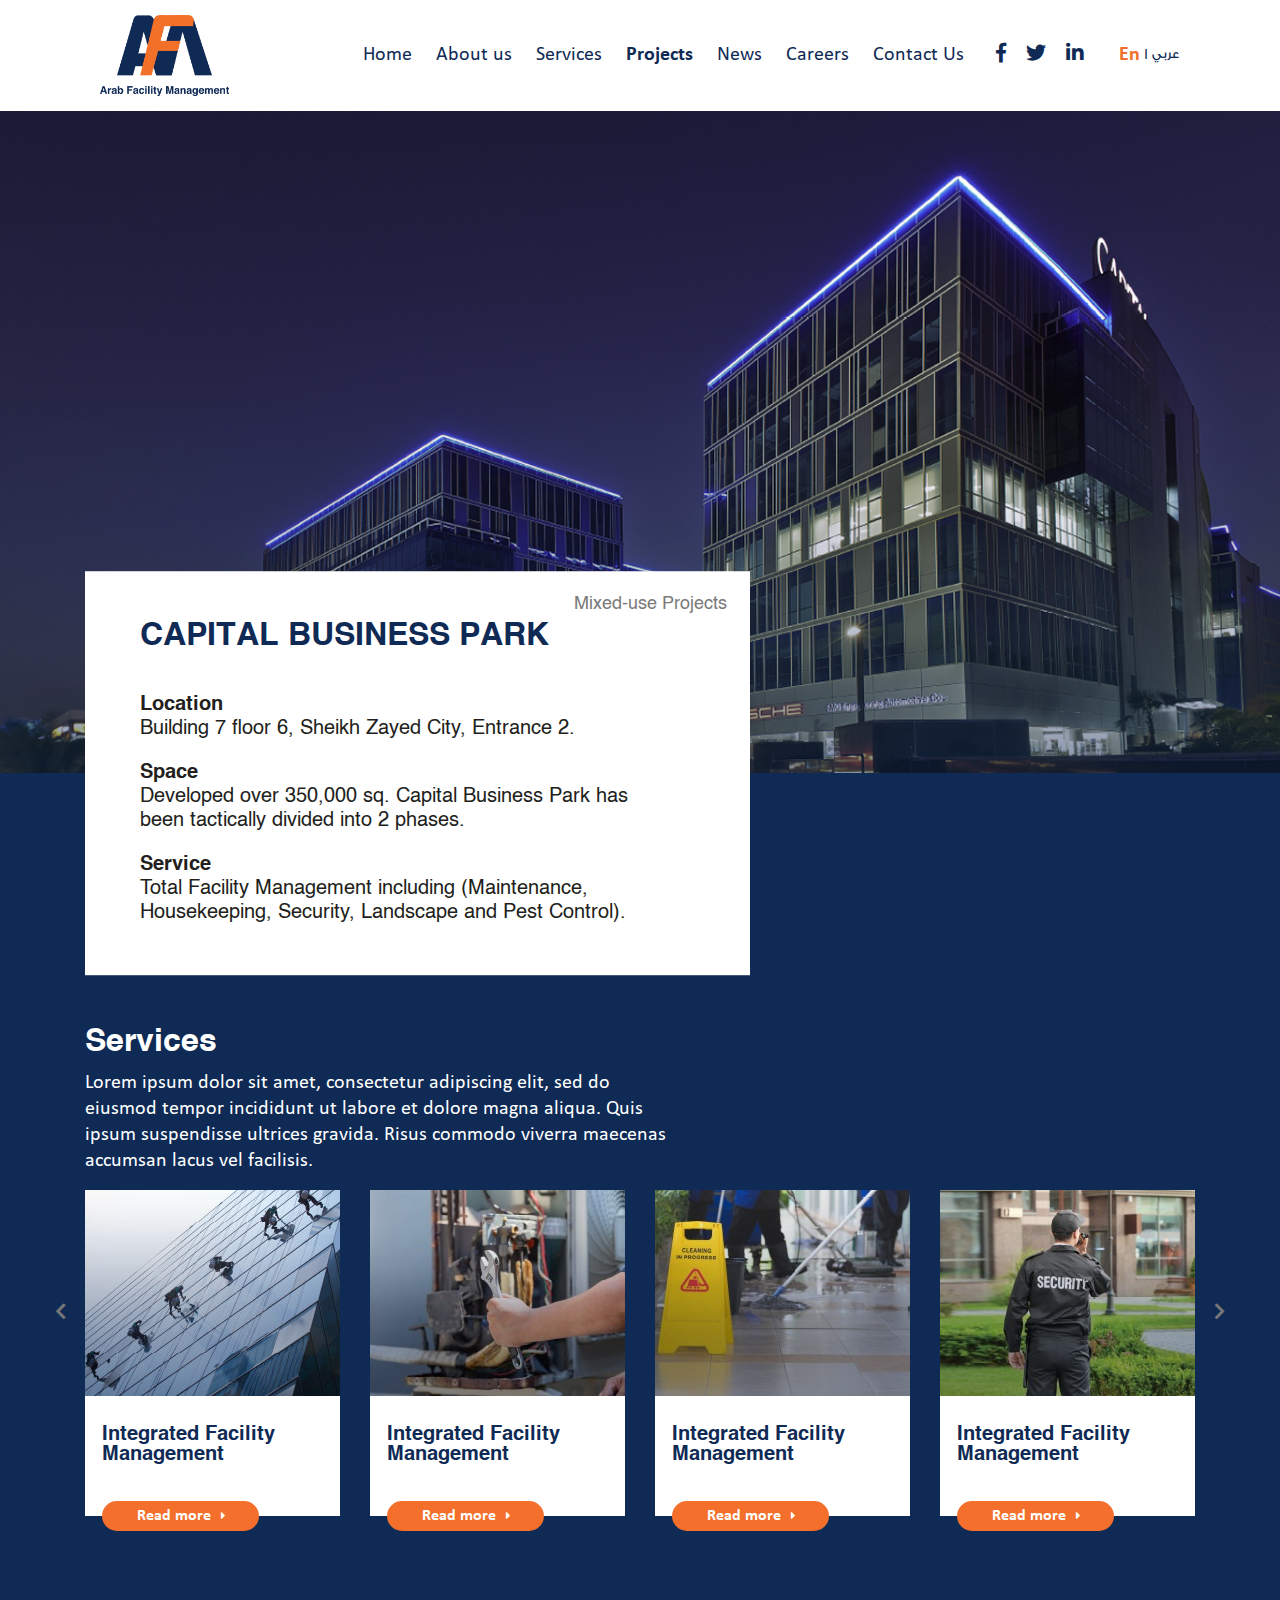
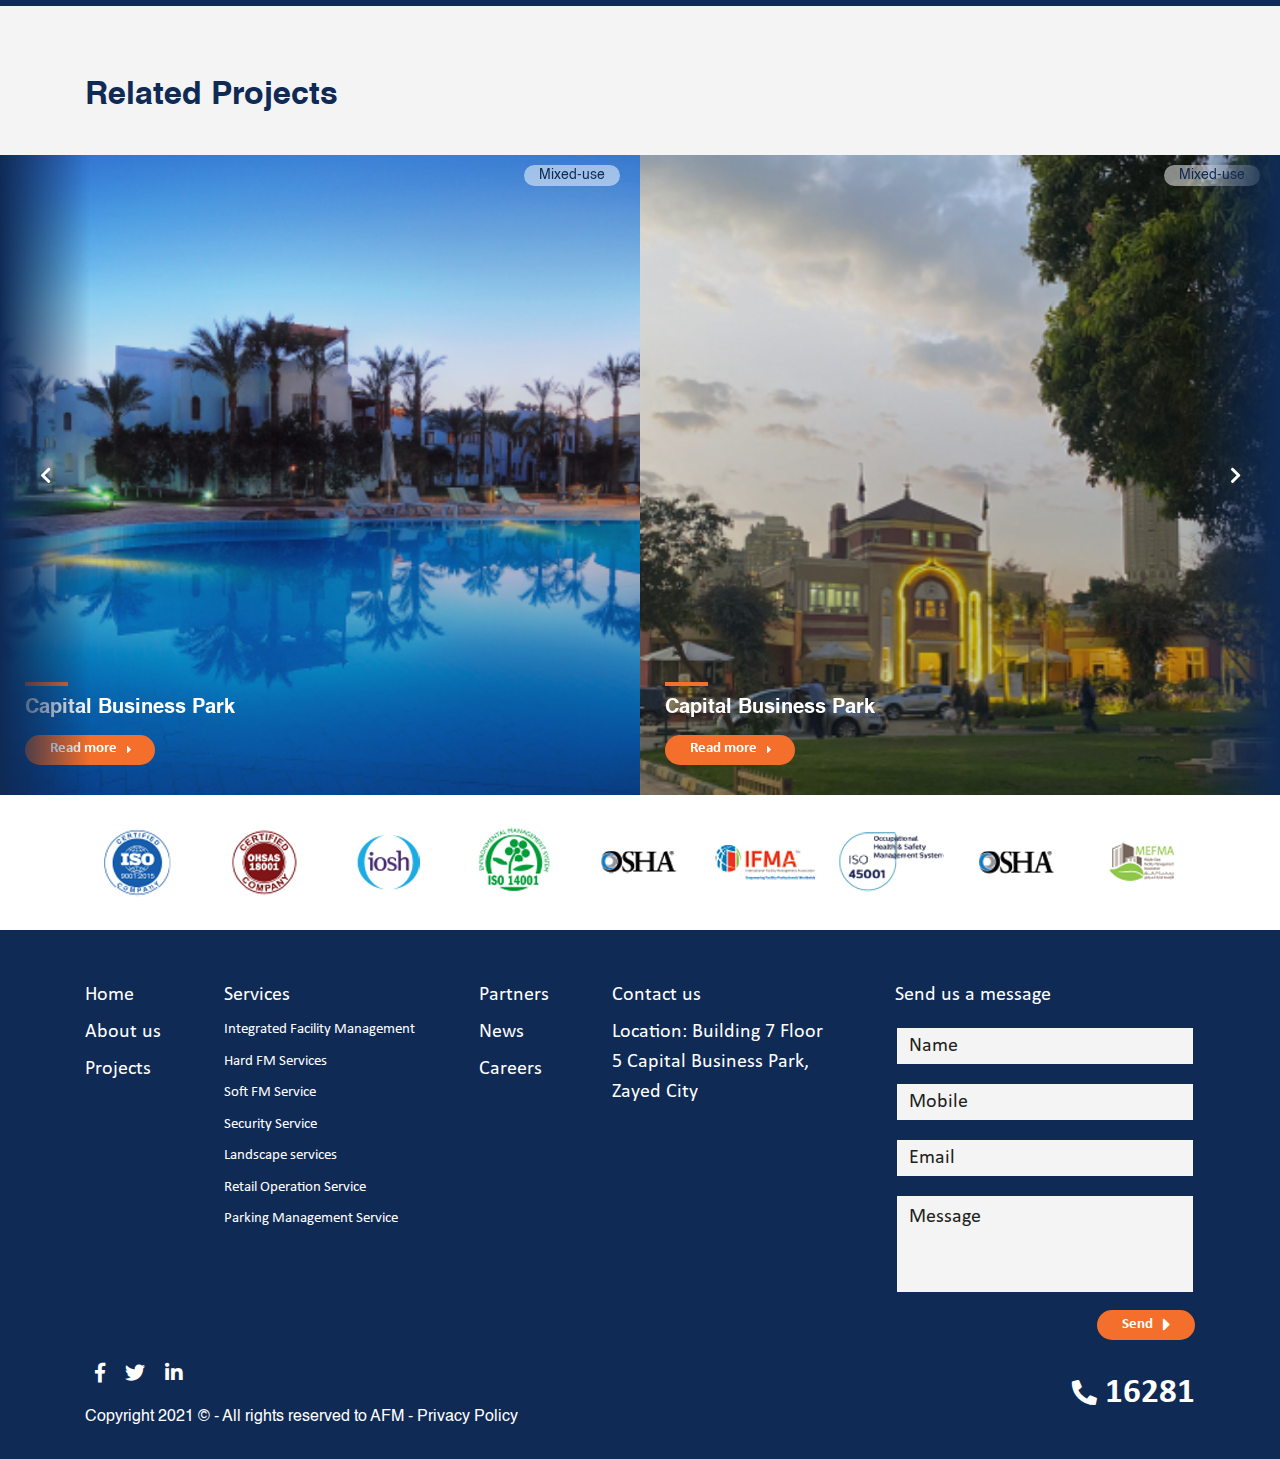
<file: project-single.html>
<!DOCTYPE HTML>
<HTML dir="ltr" lang="en">

<head>
    <meta charset="UTF-8" />
    <meta name="viewport" content="width=device-width, initial-scale=1, shrink-to-fit=no, user-scalable=no" />
    <title>AFM</title>
    <link rel='shortcut icon' type='img/png' href='images/fav.png' />
    <link rel="stylesheet" href="css/bootstrap.min.css" />
    <!-- <link rel="stylesheet" href="css/bootstrap-rtl.min.css" /> -->
    <link rel="stylesheet" href="css/swiper.min.css" />
    <link rel="stylesheet" href="css/fontawesome.min.css" />
    <link rel="stylesheet" href="css/main.css" />
</head>

<body>
    <!-- Start header -->
    <header>
        <div class="container-fluid">
            <div class="header">
                <a href="index.html" class="logo">
                    <img src="images/logo.png" class="img-fluid">
                </a>
                <nav>
                    <ul class="mo-navbar list-unstyled">
                        <li>
                            <a href="index.html">
                                Home
                            </a>
                        </li>
                        <li>
                            <a href="about.html">
                                About us
                            </a>
                        </li>
                        <li>
                            <a href="services.html">
                                Services
                            </a>
                        </li>
                        <li>
                            <a href="projects.html" class="active">
                                Projects
                            </a>
                        </li>
                        
                        <li>
                            <a href="news.html">
                                News
                            </a>
                        </li>
                        <li>
                            <a href="careers.html">
                                Careers
                            </a>
                        </li>
                        <li>
                            <a href="contact.html">
                                Contact Us
                            </a>
                        </li>
                    </ul>
                    <div class="socials">
                        <a href="#!" class="social">
                            <i class="fab fa-facebook-f"></i>
                        </a>
                        <a href="#!" class="social">
                            <i class="fab fa-twitter"></i>
                        </a>
                        <a href="#!" class="social">
                            <i class="fab fa-linkedin-in"></i>
                        </a>
                    </div>
                    <div class="langs">
                        <div class="lang-div">
                            <a href="#!" class="active lang lang-en">En</a>
                        </div>
                        <div class="lang-div">
                            <a href="#!" class="lang lang-ar">عربي</a>
                        </div>
                    </div>
                </nav>
                <div class="menu-ico">
                    <span class="fas fa-bars"></span>
                </div>
            </div>
        </div>
    </header>
    <!-- End header -->

    <!-- Start project Page -->
    <section class="project-page-section">
        <div class="page-head-sec">
            <div class="page-banner">
                <img src="images/projects/banner.jpg" class="img-fluid">
            </div>
            <div class="head-text">
                <div class="container">
                    <div class="page-head">
                        <span class="hint">
                            Mixed-use Projects
                        </span>
                        <h1 class="page-title">
                            Capital Business Park
                        </h1>
                        <ul class="list-unstyled">
                            <li>
                                <h3>
                                    Location
                                </h3>
                                <p>
                                    Building 7 ﬂoor 6, Sheikh Zayed City, Entrance 2.
                                </p>
                            </li>
                            <li>
                                <h3>
                                    Space
                                </h3>
                                <p>
                                    Developed over 350,000 sq. Capital Business Park has been tactically divided into 2
                                    phases.
                                </p>
                            </li>
                            <li>
                                <h3>
                                    Service
                                </h3>
                                <p>
                                    Total Facility Management including
                                    (Maintenance, Housekeeping, Security, Landscape and Pest Control).
                                </p>
                            </li>
                        </ul>
                    </div>
                </div>
            </div>
        </div>
        <div class="container">
            <div class="project-services">
                <h2 class="project-services-title">
                    Services
                </h2>
                <p>
                    Lorem ipsum dolor sit amet, consectetur adipiscing elit, sed do eiusmod tempor incididunt ut labore
                    et dolore magna aliqua. Quis ipsum suspendisse ultrices gravida. Risus commodo viverra maecenas
                    accumsan lacus vel facilisis.
                </p>
                <div class="services-slider">
                    <div class="swiper-container ">
                        <div class="swiper-wrapper">
                            <div class="swiper-slide">
                                <div class="service">
                                    <a href="service-single.html" class="service-img  ">
                                        <img src="images/services/01.jpg" class="img-fluid">
                                    </a>
                                    <div class="service-desc">
                                        <h3 class="service-name ">
                                            <a href="service-single.html">
                                                Integrated Facility Management
                                            </a>
                                        </h3>
                                        <a href="service-single.html" class="read-more">
                                            Read more
                                        </a>
                                    </div>
                                </div>
                            </div>
                            <div class="swiper-slide">
                                <div class="service">
                                    <a href="service-single.html" class="service-img  ">
                                        <img src="images/services/02.jpg" class="img-fluid">
                                    </a>
                                    <div class="service-desc">
                                        <h3 class="service-name ">
                                            <a href="service-single.html">
                                                Integrated Facility Management
                                            </a>
                                        </h3>
                                        <a href="service-single.html" class="read-more">
                                            Read more
                                        </a>
                                    </div>
                                </div>
                            </div>
                            <div class="swiper-slide">
                                <div class="service">
                                    <a href="service-single.html" class="service-img  ">
                                        <img src="images/services/03.jpg" class="img-fluid">
                                    </a>
                                    <div class="service-desc">
                                        <h3 class="service-name ">
                                            <a href="service-single.html">
                                                Integrated Facility Management
                                            </a>
                                        </h3>
                                        <a href="service-single.html" class="read-more">
                                            Read more
                                        </a>
                                    </div>
                                </div>
                            </div>
                            <div class="swiper-slide">
                                <div class="service">
                                    <a href="service-single.html" class="service-img  ">
                                        <img src="images/services/04.jpg" class="img-fluid">
                                    </a>
                                    <div class="service-desc">
                                        <h3 class="service-name ">
                                            <a href="service-single.html">
                                                Integrated Facility Management
                                            </a>
                                        </h3>
                                        <a href="service-single.html" class="read-more">
                                            Read more
                                        </a>
                                    </div>
                                </div>
                            </div>
                        </div>
                    </div>
                    <div class="swiper-pagination"></div>

                    <div class="swiper-btn-next  swiper-btn"><span class='fas fa-chevron-left'></span></div>
                    <div class="swiper-btn-prev  swiper-btn"><span class='fas fa-chevron-right'></span></div>
                </div>
            </div>
        </div>
        <div class="releted-section">
            <div class="related-div">
                <div class="container">
                    <h3 class="related-title">
                        Related Projects
                    </h3>
                </div>
                <div class="project-page-slider">
                    <div class="swiper-container ">
                        <div class="swiper-wrapper">
                            <div class="swiper-slide">
                                <div class="project">
                                    <a href="project-single.html" class="project-link">
                                        <img src="images/projects/02.jpg" class="img-fluid">
                                        <div class="project-desc">
                                            <h2 class="project-name">
                                                Capital Business Park
                                            </h2>
                                            <div class="read-more">
                                                Read more
                                            </div>
                                        </div>
                                    </a>
                                    <a href="#!" class="top-link">
                                        Mixed-use
                                    </a>
                                </div>
                            </div>
                            <div class="swiper-slide">
                                <div class="project">
                                    <a href="project-single.html" class="project-link">
                                        <img src="images/projects/03.jpg" class="img-fluid">
                                        <div class="project-desc">
                                            <h2 class="project-name">
                                                Capital Business Park
                                            </h2>
                                            <div class="read-more">
                                                Read more
                                            </div>
                                        </div>
                                    </a>
                                    <a href="#!" class="top-link">
                                        Mixed-use
                                    </a>
                                </div>
                            </div>
                        </div>
                    </div>
                    <div class="swiper-pagination"></div>

                    <div class="swiper-btn-next  swiper-btn"><span class='fas fa-chevron-left'></span></div>
                    <div class="swiper-btn-prev  swiper-btn"><span class='fas fa-chevron-right'></span></div>
                </div>
            </div>
        </div>
    </section>
    <!-- End project Page -->

    <!-- Start clients -->
    <section class="clients-section">
        <div class="container">
            <div class="clients-slider">
                <div class="swiper-container ">
                    <div class="swiper-wrapper">
                        <div class="swiper-slide">
                            <div class="client">
                                <a href="#!">
                                    <img src="images/clients/01.jpg" class="img-fluid">
                                </a>
                            </div>
                        </div>
                        <div class="swiper-slide">
                            <div class="client">
                                <a href="#!">
                                    <img src="images/clients/02.jpg" class="img-fluid">
                                </a>
                            </div>
                        </div>
                        <div class="swiper-slide">
                            <div class="client">
                                <a href="#!">
                                    <img src="images/clients/03.jpg" class="img-fluid">
                                </a>
                            </div>
                        </div>
                        <div class="swiper-slide">
                            <div class="client">
                                <a href="#!">
                                    <img src="images/clients/04.jpg" class="img-fluid">
                                </a>
                            </div>
                        </div>
                        <div class="swiper-slide">
                            <div class="client">
                                <a href="#!">
                                    <img src="images/clients/05.jpg" class="img-fluid">
                                </a>
                            </div>
                        </div>
                        <div class="swiper-slide">
                            <div class="client">
                                <a href="#!">
                                    <img src="images/clients/06.jpg" class="img-fluid">
                                </a>
                            </div>
                        </div>
                        <div class="swiper-slide">
                            <div class="client">
                                <a href="#!">
                                    <img src="images/clients/07.jpg" class="img-fluid">
                                </a>
                            </div>
                        </div>
                        <div class="swiper-slide">
                            <div class="client">
                                <a href="#!">
                                    <img src="images/clients/08.jpg" class="img-fluid">
                                </a>
                            </div>
                        </div>
                        <div class="swiper-slide">
                            <div class="client">
                                <a href="#!">
                                    <img src="images/clients/09.jpg" class="img-fluid">
                                </a>
                            </div>
                        </div>
                    </div>
                </div>
            </div>
        </div>
    </section>
    <!-- End clients -->

    <!-- Start footer -->
    <footer>
        <div class="container">
            <div class="footer">
                <ul class="footer-ul list-unstyled">
                    <li>
                        <a href="index.html">
                            Home
                        </a>
                    </li>
                    <li>
                        <a href="about.html">
                            About us
                        </a>
                    </li>
                    <li>
                        <a href="projects.html">
                            Projects
                        </a>
                    </li>
                    
                </ul>
                <ul class="footer-ul list-unstyled">
                    <li>
                        <a href="services.html" class="has-sub">
                            Services
                            <i class="fas fa-chevron-down"></i>
                        </a>
                    </li>
                    <ul class="footer-sub-ul list-unstyled">
                        <li>
                            <a href="service-single.html">
                                Integrated Facility Management
                            </a>
                        </li>
                        <li>
                            <a href="service-single.html">
                                Hard FM Services
                            </a>
                        </li>
                        <li>
                            <a href="service-single.html">
                                Soft FM Service
                            </a>
                        </li>
                        <li>
                            <a href="service-single.html">
                                Security Service
                            </a>
                        </li>
                        <li>
                            <a href="service-single.html">
                                Landscape services
                            </a>
                        </li>
                        <li>
                            <a href="service-single.html">
                                Retail Operation Service
                            </a>
                        </li>
                        <li>
                            <a href="service-single.html">
                                Parking Management Service
                            </a>
                        </li>
                    </ul>
                </ul>
                <ul class="footer-ul list-unstyled">
                    <li>
                        <a href="#!">
                            Partners
                        </a>
                    </li>
                    <li>
                        <a href="news.html">
                            News
                        </a>
                    </li>
                    <li>
                        <a href="careers.html">
                            Careers
                        </a>
                    </li>
                </ul>
                <ul class="footer-ul list-unstyled">
                    <li>
                        <a href="contact.html">
                            Contact us
                        </a>
                    </li>
                    <li>
                        <span>
                            Location: Building 7 Floor 5 Capital Business Park, Zayed City
                        </span>
                    </li>
                </ul>
                <div class="sec-msg-form">
                    <label>Send us a message</label>
                    <div class="form-group">
                        <input type="text" placeholder="Name" class="form-control">
                    </div>
                    <div class="form-group">
                        <input type="number" placeholder="Mobile" class="form-control">
                    </div>
                    <div class="form-group">
                        <input type="text" placeholder="Email" class="form-control">
                    </div>
                    <div class="form-group">
                        <textarea class="form-control" placeholder="Message"></textarea>
                    </div>
                    <button class="footer-btn">Send</button>
                </div>
            </div>
            <div class="last-footer">
                <div class="social-rights">
                    <div class="socials">
                        <a href="#!" class="social">
                            <i class="fab fa-facebook-f"></i>
                        </a>
                        <a href="#!" class="social">
                            <i class="fab fa-twitter"></i>
                        </a>
                        <a href="#!" class="social">
                            <i class="fab fa-linkedin-in"></i>
                        </a>
                    </div>
                    <p class="copyrights">
                        Copyright 2021 © - All rights reserved to AFM - Privacy Policy
                    </p>
                </div>
                <a href="tel:16281" class="call">
                    <i class="fas fa-phone"></i>
                    16281
                </a>
            </div>
        </div>
    </footer>
    <!-- End footer -->

    <script src="js/jquery-3.3.1.min.js"></script>
    <script src="js/bootstrap.min.js"></script>
    <script src="js/swiper.min.js"></script>
    <script src="js/main.js"></script>
</body>

</HTML>
</file>
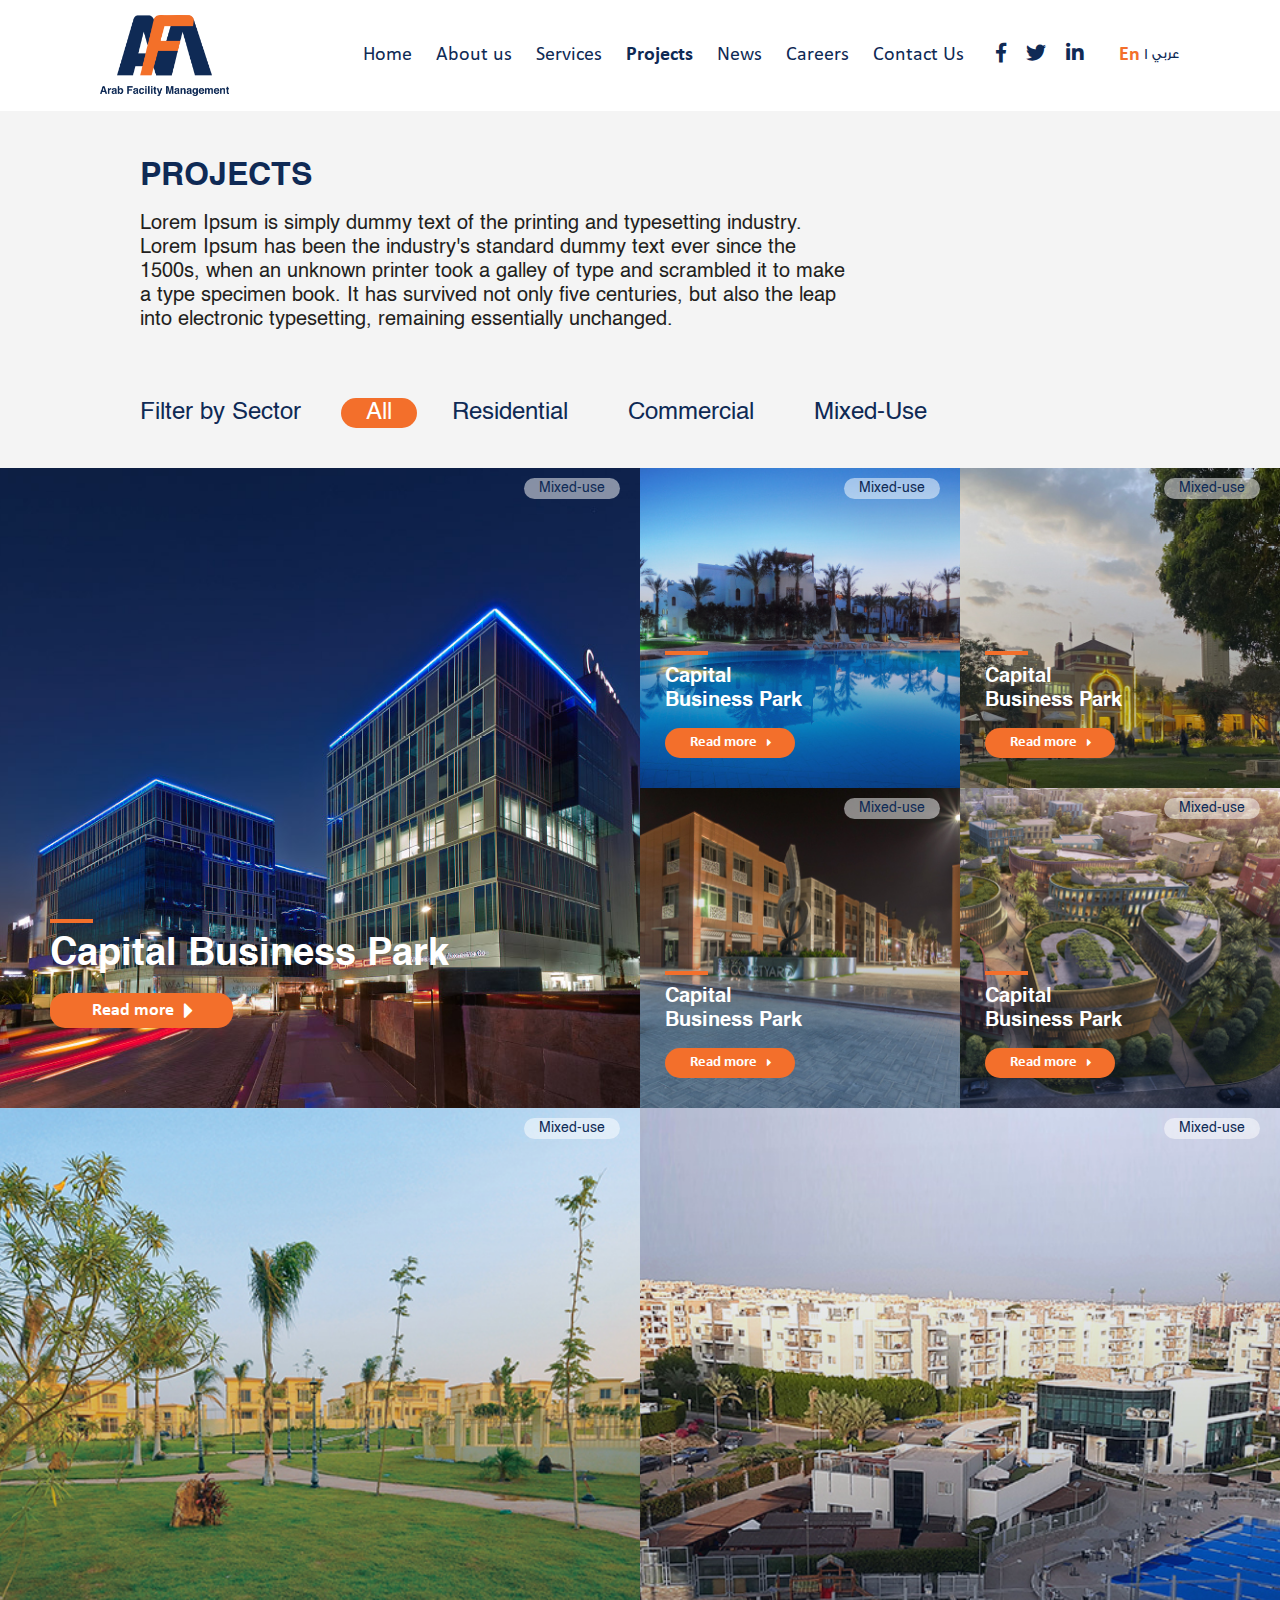
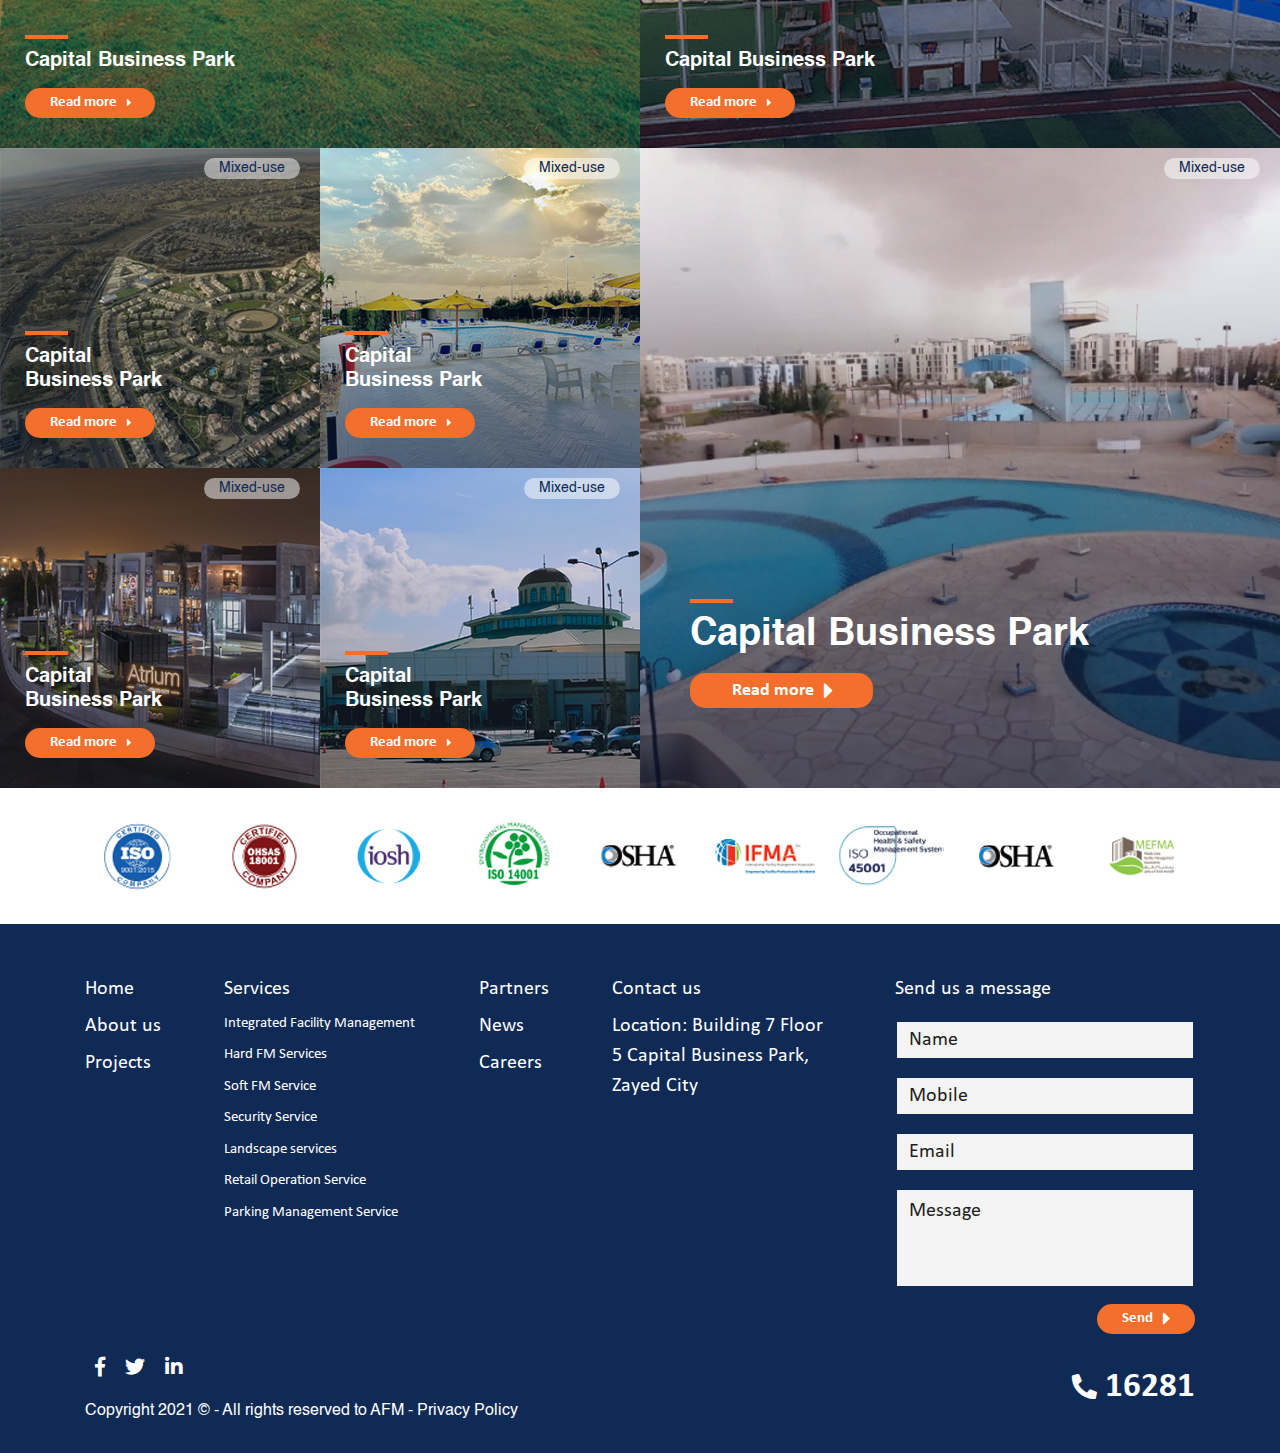
<file: projects.html>
<!DOCTYPE HTML>
<HTML dir="ltr" lang="en">

<head>
    <meta charset="UTF-8" />
    <meta name="viewport" content="width=device-width, initial-scale=1, shrink-to-fit=no, user-scalable=no" />
    <title>AFM</title>
    <link rel='shortcut icon' type='img/png' href='images/fav.png' />
    <link rel="stylesheet" href="css/bootstrap.min.css" />
    <!-- <link rel="stylesheet" href="css/bootstrap-rtl.min.css" /> -->
    <link rel="stylesheet" href="css/swiper.min.css" />
    <link rel="stylesheet" href="css/fontawesome.min.css" />
    <link rel="stylesheet" href="css/main.css" />
</head>

<body>
    <!-- Start header -->
    <header>
        <div class="container-fluid">
            <div class="header">
                <a href="index.html" class="logo">
                    <img src="images/logo.png" class="img-fluid">
                </a>
                <nav>
                    <ul class="mo-navbar list-unstyled">
                        <li>
                            <a href="index.html">
                                Home
                            </a>
                        </li>
                        <li>
                            <a href="about.html">
                                About us
                            </a>
                        </li>
                        <li>
                            <a href="services.html">
                                Services
                            </a>
                        </li>
                        <li>
                            <a href="projects.html" class="active">
                                Projects
                            </a>
                        </li>
                        
                        <li>
                            <a href="news.html">
                                News
                            </a>
                        </li>
                        <li>
                            <a href="careers.html">
                                Careers
                            </a>
                        </li>
                        <li>
                            <a href="contact.html">
                                Contact Us
                            </a>
                        </li>
                    </ul>
                    <div class="socials">
                        <a href="#!" class="social">
                            <i class="fab fa-facebook-f"></i>
                        </a>
                        <a href="#!" class="social">
                            <i class="fab fa-twitter"></i>
                        </a>
                        <a href="#!" class="social">
                            <i class="fab fa-linkedin-in"></i>
                        </a>
                    </div>
                    <div class="langs">
                        <div class="lang-div">
                            <a href="#!" class="active lang lang-en">En</a>
                        </div>
                        <div class="lang-div">
                            <a href="#!" class="lang lang-ar">عربي</a>
                        </div>
                    </div>
                </nav>
                <div class="menu-ico">
                    <span class="fas fa-bars"></span>
                </div>
            </div>
        </div>
    </header>
    <!-- End header -->

    <!-- Start projects Page -->
    <section class="projects-page-section">
        <div class="projects-head-text">
            <div class="container">
                <div class="page-head">
                    <h1 class="page-title">
                        Projects
                    </h1>
                    <p>
                        Lorem Ipsum is simply dummy text of the printing and typesetting industry. Lorem Ipsum has been
                        the industry's standard dummy text ever since the 1500s, when an unknown printer took a galley
                        of type and scrambled it to make a type specimen book. It has survived not only five centuries,
                        but also the leap into electronic typesetting, remaining essentially unchanged.
                    </p>
                </div>
            </div>
        </div>
        <div class="container">
            <div class="projects-filters">
                <h4 class="filter-title">
                    Filter by Sector
                </h4>
                <div class="filter-links">
                    <a href="#!" class="filter-link active">
                        All
                    </a>
                    <a href="#!" class="filter-link">
                        Residential
                    </a>
                    <a href="#!" class="filter-link">
                        Commercial
                    </a>
                    <a href="#!" class="filter-link">
                        Mixed-Use
                    </a>
                </div>
            </div>
        </div>
        <div class="home-projects-grid">
            <div class="project main-project">
                <a href="project-single.html" class="project-link">
                    <img src="images/projects/01.jpg" class="img-fluid">
                    <div class="project-desc">
                        <h2 class="project-name">
                            Capital Business Park
                        </h2>
                        <div class="read-more">
                            Read more
                        </div>
                    </div>
                </a>
                <a href="#!" class="top-link">
                    Mixed-use
                </a>
            </div>
            <div class="home-projects-grid">
                <div class="grid-item">
                    <div class="project">
                        <a href="project-single.html" class="project-link">
                            <img src="images/projects/02.jpg" class="img-fluid">
                            <div class="project-desc">
                                <h2 class="project-name">
                                    Capital Business Park
                                </h2>
                                <div class="read-more">
                                    Read more
                                </div>
                            </div>
                        </a>
                        <a href="#!" class="top-link">
                            Mixed-use
                        </a>
                    </div>
                </div>
                <div class="grid-item">
                    <div class="project">
                        <a href="project-single.html" class="project-link">
                            <img src="images/projects/03.jpg" class="img-fluid">
                            <div class="project-desc">
                                <h2 class="project-name">
                                    Capital Business Park
                                </h2>
                                <div class="read-more">
                                    Read more
                                </div>
                            </div>
                        </a>
                        <a href="#!" class="top-link">
                            Mixed-use
                        </a>
                    </div>
                </div>
                <div class="grid-item">
                    <div class="project">
                        <a href="project-single.html" class="project-link">
                            <img src="images/projects/04.jpg" class="img-fluid">
                            <div class="project-desc">
                                <h2 class="project-name">
                                    Capital Business Park
                                </h2>
                                <div class="read-more">
                                    Read more
                                </div>
                            </div>
                        </a>
                        <a href="#!" class="top-link">
                            Mixed-use
                        </a>
                    </div>
                </div>
                <div class="grid-item">
                    <div class="project">
                        <a href="project-single.html" class="project-link">
                            <img src="images/projects/05.jpg" class="img-fluid">
                            <div class="project-desc">
                                <h2 class="project-name">
                                    Capital Business Park
                                </h2>
                                <div class="read-more">
                                    Read more
                                </div>
                            </div>
                        </a>
                        <a href="#!" class="top-link">
                            Mixed-use
                        </a>
                    </div>
                </div>
            </div>
            <div class="project">
                <a href="project-single.html" class="project-link">
                    <img src="images/projects/06.jpg" class="img-fluid">
                    <div class="project-desc">
                        <h2 class="project-name">
                            Capital Business Park
                        </h2>
                        <div class="read-more">
                            Read more
                        </div>
                    </div>
                </a>
                <a href="#!" class="top-link">
                    Mixed-use
                </a>
            </div>
            <div class="project">
                <a href="project-single.html" class="project-link">
                    <img src="images/projects/07.jpg" class="img-fluid">
                    <div class="project-desc">
                        <h2 class="project-name">
                            Capital Business Park
                        </h2>
                        <div class="read-more">
                            Read more
                        </div>
                    </div>
                </a>
                <a href="#!" class="top-link">
                    Mixed-use
                </a>
            </div>
            <div class="home-projects-grid">
                <div class="grid-item">
                    <div class="project">
                        <a href="project-single.html" class="project-link">
                            <img src="images/projects/08.jpg" class="img-fluid">
                            <div class="project-desc">
                                <h2 class="project-name">
                                    Capital Business Park
                                </h2>
                                <div class="read-more">
                                    Read more
                                </div>
                            </div>
                        </a>
                        <a href="#!" class="top-link">
                            Mixed-use
                        </a>
                    </div>
                </div>
                <div class="grid-item">
                    <div class="project">
                        <a href="project-single.html" class="project-link">
                            <img src="images/projects/09.jpg" class="img-fluid">
                            <div class="project-desc">
                                <h2 class="project-name">
                                    Capital Business Park
                                </h2>
                                <div class="read-more">
                                    Read more
                                </div>
                            </div>
                        </a>
                        <a href="#!" class="top-link">
                            Mixed-use
                        </a>
                    </div>
                </div>
                <div class="grid-item">
                    <div class="project">
                        <a href="project-single.html" class="project-link">
                            <img src="images/projects/10.jpg" class="img-fluid">
                            <div class="project-desc">
                                <h2 class="project-name">
                                    Capital Business Park
                                </h2>
                                <div class="read-more">
                                    Read more
                                </div>
                            </div>
                        </a>
                        <a href="#!" class="top-link">
                            Mixed-use
                        </a>
                    </div>
                </div>
                <div class="grid-item">
                    <div class="project">
                        <a href="project-single.html" class="project-link">
                            <img src="images/projects/11.jpg" class="img-fluid">
                            <div class="project-desc">
                                <h2 class="project-name">
                                    Capital Business Park
                                </h2>
                                <div class="read-more">
                                    Read more
                                </div>
                            </div>
                        </a>
                        <a href="#!" class="top-link">
                            Mixed-use
                        </a>
                    </div>
                </div>
            </div>
            <div class="project main-project">
                <a href="project-single.html" class="project-link">
                    <img src="images/projects/12.jpg" class="img-fluid">
                    <div class="project-desc">
                        <h2 class="project-name">
                            Capital Business Park
                        </h2>
                        <div class="read-more">
                            Read more
                        </div>
                    </div>
                </a>
                <a href="#!" class="top-link">
                    Mixed-use
                </a>
            </div>
        </div>
    </section>
    <!-- End projects Page -->

    <!-- Start clients -->
    <section class="clients-section">
        <div class="container">
            <div class="clients-slider">
                <div class="swiper-container ">
                    <div class="swiper-wrapper">
                        <div class="swiper-slide">
                            <div class="client">
                                <a href="#!">
                                    <img src="images/clients/01.jpg" class="img-fluid">
                                </a>
                            </div>
                        </div>
                        <div class="swiper-slide">
                            <div class="client">
                                <a href="#!">
                                    <img src="images/clients/02.jpg" class="img-fluid">
                                </a>
                            </div>
                        </div>
                        <div class="swiper-slide">
                            <div class="client">
                                <a href="#!">
                                    <img src="images/clients/03.jpg" class="img-fluid">
                                </a>
                            </div>
                        </div>
                        <div class="swiper-slide">
                            <div class="client">
                                <a href="#!">
                                    <img src="images/clients/04.jpg" class="img-fluid">
                                </a>
                            </div>
                        </div>
                        <div class="swiper-slide">
                            <div class="client">
                                <a href="#!">
                                    <img src="images/clients/05.jpg" class="img-fluid">
                                </a>
                            </div>
                        </div>
                        <div class="swiper-slide">
                            <div class="client">
                                <a href="#!">
                                    <img src="images/clients/06.jpg" class="img-fluid">
                                </a>
                            </div>
                        </div>
                        <div class="swiper-slide">
                            <div class="client">
                                <a href="#!">
                                    <img src="images/clients/07.jpg" class="img-fluid">
                                </a>
                            </div>
                        </div>
                        <div class="swiper-slide">
                            <div class="client">
                                <a href="#!">
                                    <img src="images/clients/08.jpg" class="img-fluid">
                                </a>
                            </div>
                        </div>
                        <div class="swiper-slide">
                            <div class="client">
                                <a href="#!">
                                    <img src="images/clients/09.jpg" class="img-fluid">
                                </a>
                            </div>
                        </div>
                    </div>
                </div>
            </div>
        </div>
    </section>
    <!-- End clients -->

    <!-- Start footer -->
    <footer>
        <div class="container">
            <div class="footer">
                <ul class="footer-ul list-unstyled">
                    <li>
                        <a href="index.html">
                            Home
                        </a>
                    </li>
                    <li>
                        <a href="about.html">
                            About us
                        </a>
                    </li>
                    <li>
                        <a href="projects.html">
                            Projects
                        </a>
                    </li>
                    
                </ul>
                <ul class="footer-ul list-unstyled">
                    <li>
                        <a href="services.html" class="has-sub">
                            Services
                            <i class="fas fa-chevron-down"></i>
                        </a>
                    </li>
                    <ul class="footer-sub-ul list-unstyled">
                        <li>
                            <a href="service-single.html">
                                Integrated Facility Management
                            </a>
                        </li>
                        <li>
                            <a href="service-single.html">
                                Hard FM Services
                            </a>
                        </li>
                        <li>
                            <a href="service-single.html">
                                Soft FM Service
                            </a>
                        </li>
                        <li>
                            <a href="service-single.html">
                                Security Service
                            </a>
                        </li>
                        <li>
                            <a href="service-single.html">
                                Landscape services
                            </a>
                        </li>
                        <li>
                            <a href="service-single.html">
                                Retail Operation Service
                            </a>
                        </li>
                        <li>
                            <a href="service-single.html">
                                Parking Management Service
                            </a>
                        </li>
                    </ul>
                </ul>
                <ul class="footer-ul list-unstyled">
                    <li>
                        <a href="#!">
                            Partners
                        </a>
                    </li>
                    <li>
                        <a href="news.html">
                            News
                        </a>
                    </li>
                    <li>
                        <a href="careers.html">
                            Careers
                        </a>
                    </li>
                </ul>
                <ul class="footer-ul list-unstyled">
                    <li>
                        <a href="contact.html">
                            Contact us
                        </a>
                    </li>
                    <li>
                        <span>
                            Location: Building 7 Floor 5 Capital Business Park, Zayed City
                        </span>
                    </li>
                </ul>
                <div class="sec-msg-form">
                    <label>Send us a message</label>
                    <div class="form-group">
                        <input type="text" placeholder="Name" class="form-control">
                    </div>
                    <div class="form-group">
                        <input type="number" placeholder="Mobile" class="form-control">
                    </div>
                    <div class="form-group">
                        <input type="text" placeholder="Email" class="form-control">
                    </div>
                    <div class="form-group">
                        <textarea class="form-control" placeholder="Message"></textarea>
                    </div>
                    <button class="footer-btn">Send</button>
                </div>
            </div>
            <div class="last-footer">
                <div class="social-rights">
                    <div class="socials">
                        <a href="#!" class="social">
                            <i class="fab fa-facebook-f"></i>
                        </a>
                        <a href="#!" class="social">
                            <i class="fab fa-twitter"></i>
                        </a>
                        <a href="#!" class="social">
                            <i class="fab fa-linkedin-in"></i>
                        </a>
                    </div>
                    <p class="copyrights">
                        Copyright 2021 © - All rights reserved to AFM - Privacy Policy
                    </p>
                </div>
                <a href="tel:16281" class="call">
                    <i class="fas fa-phone"></i>
                    16281
                </a>
            </div>
        </div>
    </footer>
    <!-- End footer -->

    <script src="js/jquery-3.3.1.min.js"></script>
    <script src="js/bootstrap.min.js"></script>
    <script src="js/swiper.min.js"></script>
    <script src="js/main.js"></script>
</body>

</HTML>
</file>
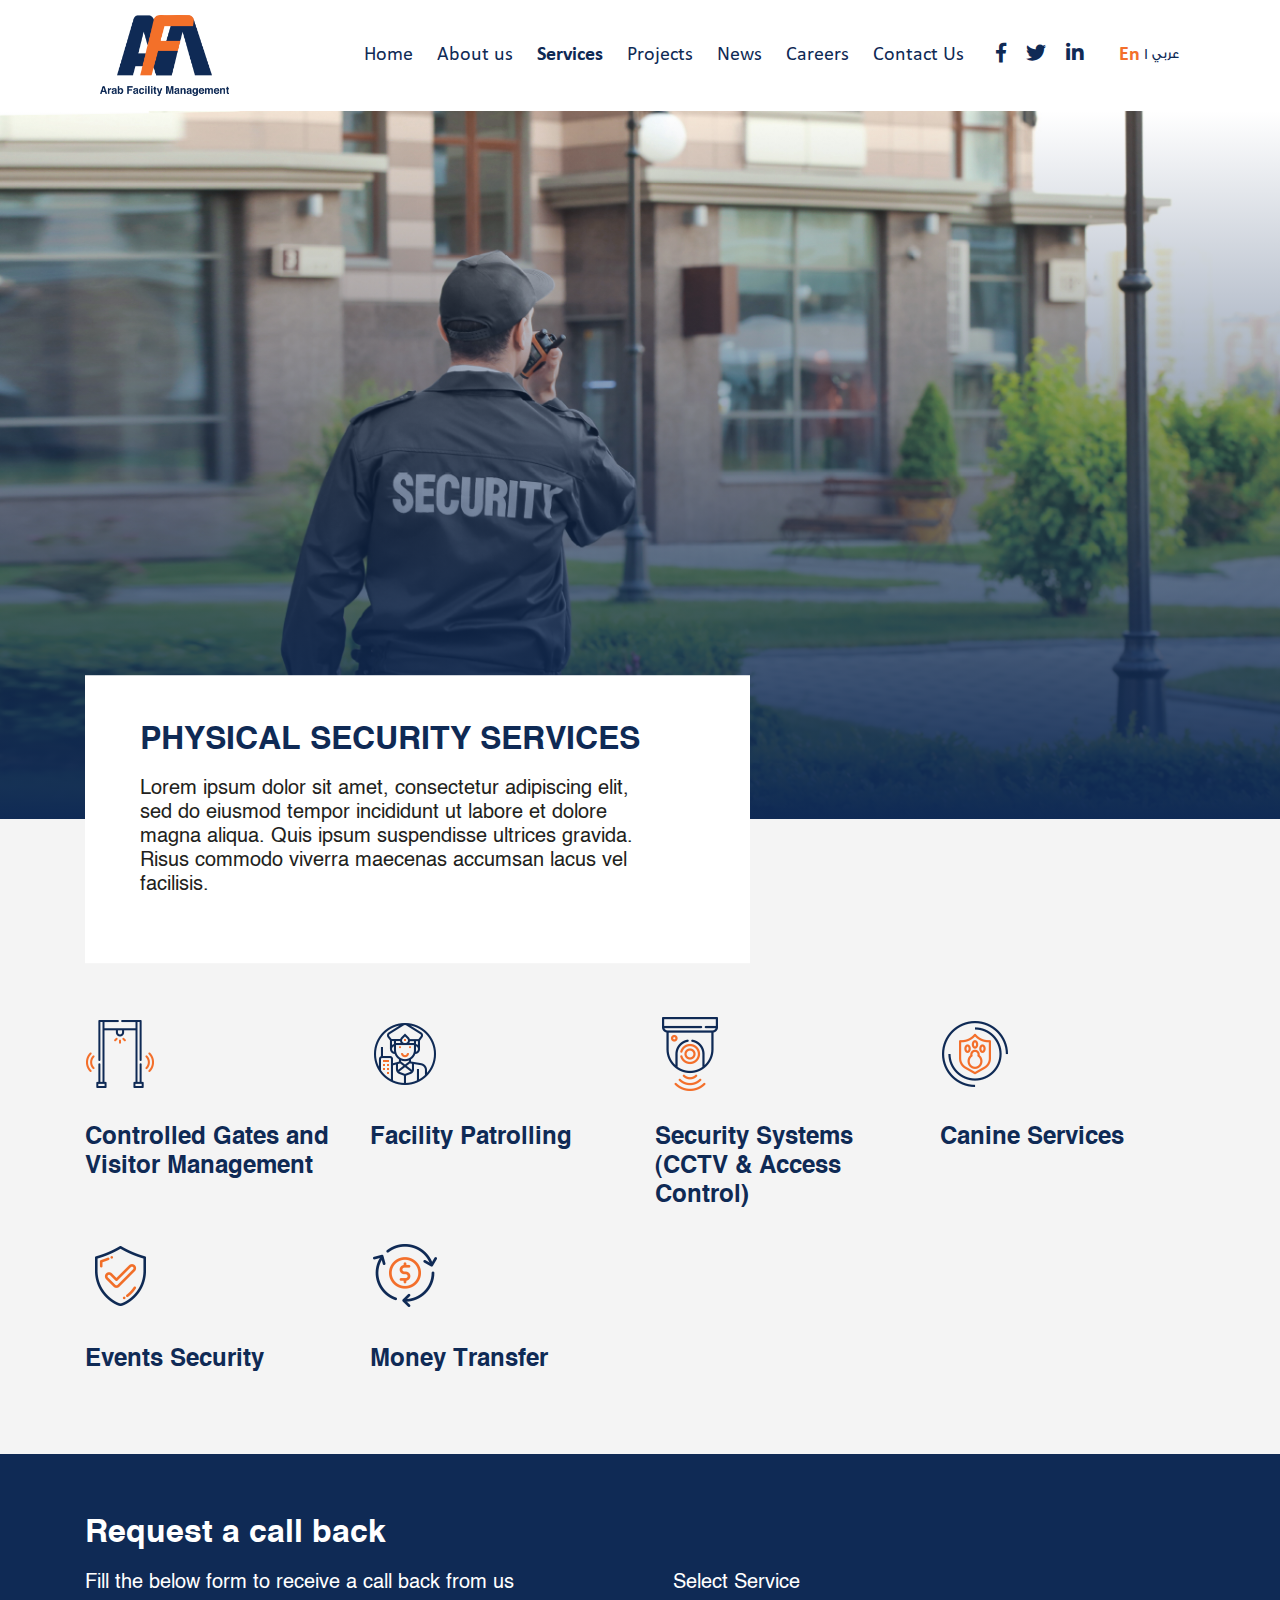
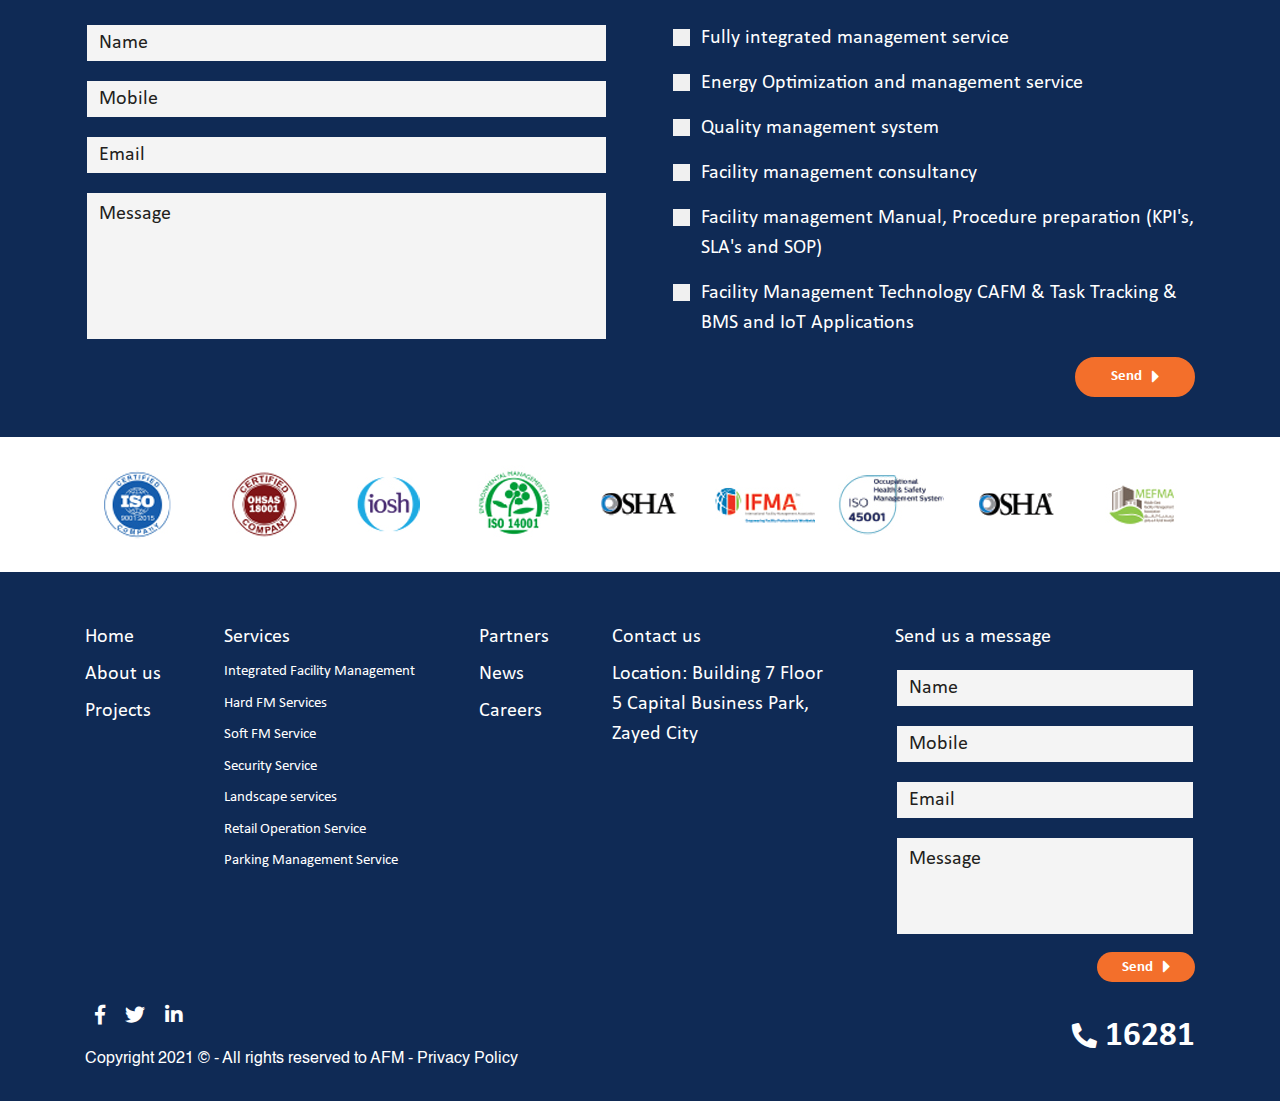
<file: service-single.html>
<!DOCTYPE HTML>
<HTML dir="ltr" lang="en">

<head>
    <meta charset="UTF-8" />
    <meta name="viewport" content="width=device-width, initial-scale=1, shrink-to-fit=no, user-scalable=no" />
    <title>AFM</title>
    <link rel='shortcut icon' type='img/png' href='images/fav.png' />
    <link rel="stylesheet" href="css/bootstrap.min.css" />
    <!-- <link rel="stylesheet" href="css/bootstrap-rtl.min.css" /> -->
    <link rel="stylesheet" href="css/swiper.min.css" />
    <link rel="stylesheet" href="css/fontawesome.min.css" />
    <link rel="stylesheet" href="css/main.css" />
</head>

<body>
    <!-- Start header -->
    <header>
        <div class="container-fluid">
            <div class="header">
                <a href="index.html" class="logo">
                    <img src="images/logo.png" class="img-fluid">
                </a>
                <nav>
                    <ul class="mo-navbar list-unstyled">
                        <li>
                            <a href="index.html">
                                Home
                            </a>
                        </li>
                        <li>
                            <a href="about.html">
                                About us
                            </a>
                        </li>
                        <li>
                            <a href="services.html" class="active">
                                Services
                            </a>
                        </li>
                        <li>
                            <a href="projects.html">
                                Projects
                            </a>
                        </li>
                        
                        <li>
                            <a href="news.html">
                                News
                            </a>
                        </li>
                        <li>
                            <a href="careers.html">
                                Careers
                            </a>
                        </li>
                        <li>
                            <a href="contact.html">
                                Contact Us
                            </a>
                        </li>
                    </ul>
                    <div class="socials">
                        <a href="#!" class="social">
                            <i class="fab fa-facebook-f"></i>
                        </a>
                        <a href="#!" class="social">
                            <i class="fab fa-twitter"></i>
                        </a>
                        <a href="#!" class="social">
                            <i class="fab fa-linkedin-in"></i>
                        </a>
                    </div>
                    <div class="langs">
                        <div class="lang-div">
                            <a href="#!" class="active lang lang-en">En</a>
                        </div>
                        <div class="lang-div">
                            <a href="#!" class="lang lang-ar">عربي</a>
                        </div>
                    </div>
                </nav>
                <div class="menu-ico">
                    <span class="fas fa-bars"></span>
                </div>
            </div>
        </div>
    </header>
    <!-- End header -->

    <!-- Start service Page -->
    <section class="service-page-section">
        <div class="page-head-sec">
            <div class="page-banner">
                <img src="images/service/banner.jpg" class="img-fluid">
            </div>
            <div class="head-text">
                <div class="container">
                    <div class="page-head">
                        <h1 class="page-title">
                            Physical Security
                            Services
                        </h1>
                        <p>
                            Lorem ipsum dolor sit amet, consectetur adipiscing elit, sed do eiusmod tempor incididunt ut
                            labore
                            et dolore magna aliqua. Quis ipsum suspendisse ultrices gravida. Risus commodo viverra
                            maecenas
                            accumsan lacus vel facilisis.
                        </p>
                    </div>
                </div>
            </div>
        </div>
        <div class="container">
            <div class="service-feats">
                <div class="service-feat">
                    <div class="feat-img">
                        <img src="images/service/01.png" class="img-fluid">
                    </div>
                    <h3 class="feat-name">
                        Controlled Gates and
                        Visitor Management
                    </h3>
                </div>
                <div class="service-feat">
                    <div class="feat-img">
                        <img src="images/service/02.png" class="img-fluid">
                    </div>
                    <h3 class="feat-name">
                        Facility
                        Patrolling
                    </h3>
                </div>
                <div class="service-feat">
                    <div class="feat-img">
                        <img src="images/service/03.png" class="img-fluid">
                    </div>
                    <h3 class="feat-name">
                        Security Systems
                        (CCTV & Access
                        Control)
                    </h3>
                </div>
                <div class="service-feat">
                    <div class="feat-img">
                        <img src="images/service/04.png" class="img-fluid">
                    </div>
                    <h3 class="feat-name">
                        Canine
                        Services
                    </h3>
                </div>
                <div class="service-feat">
                    <div class="feat-img">
                        <img src="images/service/05.png" class="img-fluid">
                    </div>
                    <h3 class="feat-name">
                        Events
                        Security
                    </h3>
                </div>
                <div class="service-feat">
                    <div class="feat-img">
                        <img src="images/service/06.png" class="img-fluid">
                    </div>
                    <h3 class="feat-name">
                        Money
                        Transfer
                    </h3>
                </div>
            </div>
        </div>
    </section>
    <section class="Request-sec">
        <div class="container">
            <h3 class="Request-title">
                Request a call back
            </h3>
            <div class="form-grid">
                <div class="inputs">
                    <span class="hint">
                        Fill the below form to receive a call back from us
                    </span>
                    <div class="form-group">
                        <input type="text" placeholder="Name" class="form-control">
                    </div>
                    <div class="form-group">
                        <input type="number" placeholder="Mobile" class="form-control">
                    </div>
                    <div class="form-group">
                        <input type="text" placeholder="Email" class="form-control">
                    </div>
                    <div class="form-group">
                        <textarea class="form-control" placeholder="Message"></textarea>
                    </div>
                </div>
                <div class="checkboxes">
                    <span class="hint">
                        Select Service
                    </span>
                    <label class="checkbox">
                        <input type="checkbox">
                        <span class="mark"><i class="fas fa-check"></i></span>
                        <p class="text">
                            Fully integrated management service
                        </p>
                    </label>
                    <label class="checkbox">
                        <input type="checkbox">
                        <span class="mark"><i class="fas fa-check"></i></span>
                        <p class="text">
                            Energy Optimization and management service
                        </p>
                    </label>
                    <label class="checkbox">
                        <input type="checkbox">
                        <span class="mark"><i class="fas fa-check"></i></span>
                        <p class="text">
                            Quality management system
                        </p>
                    </label>
                    <label class="checkbox">
                        <input type="checkbox">
                        <span class="mark"><i class="fas fa-check"></i></span>
                        <p class="text">
                            Facility management consultancy
                        </p>
                    </label>
                    <label class="checkbox">
                        <input type="checkbox">
                        <span class="mark"><i class="fas fa-check"></i></span>
                        <p class="text">
                            Facility management Manual, Procedure preparation (KPI's, SLA's and SOP)
                        </p>
                    </label>
                    <label class="checkbox">
                        <input type="checkbox">
                        <span class="mark"><i class="fas fa-check"></i></span>
                        <p class="text">
                            Facility Management Technology CAFM & Task Tracking & BMS and IoT Applications
                        </p>
                    </label>
                </div>
            </div>
            <button class="btn-primary">Send</button>

        </div>
    </section>
    <!-- End service Page -->

    <!-- Start clients -->
    <section class="clients-section">
        <div class="container">
            <div class="clients-slider">
                <div class="swiper-container ">
                    <div class="swiper-wrapper">
                        <div class="swiper-slide">
                            <div class="client">
                                <a href="#!">
                                    <img src="images/clients/01.jpg" class="img-fluid">
                                </a>
                            </div>
                        </div>
                        <div class="swiper-slide">
                            <div class="client">
                                <a href="#!">
                                    <img src="images/clients/02.jpg" class="img-fluid">
                                </a>
                            </div>
                        </div>
                        <div class="swiper-slide">
                            <div class="client">
                                <a href="#!">
                                    <img src="images/clients/03.jpg" class="img-fluid">
                                </a>
                            </div>
                        </div>
                        <div class="swiper-slide">
                            <div class="client">
                                <a href="#!">
                                    <img src="images/clients/04.jpg" class="img-fluid">
                                </a>
                            </div>
                        </div>
                        <div class="swiper-slide">
                            <div class="client">
                                <a href="#!">
                                    <img src="images/clients/05.jpg" class="img-fluid">
                                </a>
                            </div>
                        </div>
                        <div class="swiper-slide">
                            <div class="client">
                                <a href="#!">
                                    <img src="images/clients/06.jpg" class="img-fluid">
                                </a>
                            </div>
                        </div>
                        <div class="swiper-slide">
                            <div class="client">
                                <a href="#!">
                                    <img src="images/clients/07.jpg" class="img-fluid">
                                </a>
                            </div>
                        </div>
                        <div class="swiper-slide">
                            <div class="client">
                                <a href="#!">
                                    <img src="images/clients/08.jpg" class="img-fluid">
                                </a>
                            </div>
                        </div>
                        <div class="swiper-slide">
                            <div class="client">
                                <a href="#!">
                                    <img src="images/clients/09.jpg" class="img-fluid">
                                </a>
                            </div>
                        </div>
                    </div>
                </div>
            </div>
        </div>
    </section>
    <!-- End clients -->

    <!-- Start footer -->
    <footer>
        <div class="container">
            <div class="footer">
                <ul class="footer-ul list-unstyled">
                    <li>
                        <a href="index.html">
                            Home
                        </a>
                    </li>
                    <li>
                        <a href="about.html">
                            About us
                        </a>
                    </li>
                    <li>
                        <a href="projects.html">
                            Projects
                        </a>
                    </li>
                    
                </ul>
                <ul class="footer-ul list-unstyled">
                    <li>
                        <a href="services.html" class="has-sub">
                            Services
                            <i class="fas fa-chevron-down"></i>
                        </a>
                    </li>
                    <ul class="footer-sub-ul list-unstyled">
                        <li>
                            <a href="service-single.html">
                                Integrated Facility Management
                            </a>
                        </li>
                        <li>
                            <a href="service-single.html">
                                Hard FM Services
                            </a>
                        </li>
                        <li>
                            <a href="service-single.html">
                                Soft FM Service
                            </a>
                        </li>
                        <li>
                            <a href="service-single.html">
                                Security Service
                            </a>
                        </li>
                        <li>
                            <a href="service-single.html">
                                Landscape services
                            </a>
                        </li>
                        <li>
                            <a href="service-single.html">
                                Retail Operation Service
                            </a>
                        </li>
                        <li>
                            <a href="service-single.html">
                                Parking Management Service
                            </a>
                        </li>
                    </ul>
                </ul>
                <ul class="footer-ul list-unstyled">
                    <li>
                        <a href="#!">
                            Partners
                        </a>
                    </li>
                    <li>
                        <a href="news.html">
                            News
                        </a>
                    </li>
                    <li>
                        <a href="careers.html">
                            Careers
                        </a>
                    </li>
                </ul>
                <ul class="footer-ul list-unstyled">
                    <li>
                        <a href="contact.html">
                            Contact us
                        </a>
                    </li>
                    <li>
                        <span>
                            Location: Building 7 Floor 5 Capital Business Park, Zayed City
                        </span>
                    </li>
                </ul>
                <div class="sec-msg-form">
                    <label>Send us a message</label>
                    <div class="form-group">
                        <input type="text" placeholder="Name" class="form-control">
                    </div>
                    <div class="form-group">
                        <input type="number" placeholder="Mobile" class="form-control">
                    </div>
                    <div class="form-group">
                        <input type="text" placeholder="Email" class="form-control">
                    </div>
                    <div class="form-group">
                        <textarea class="form-control" placeholder="Message"></textarea>
                    </div>
                    <button class="footer-btn">Send</button>
                </div>
            </div>
            <div class="last-footer">
                <div class="social-rights">
                    <div class="socials">
                        <a href="#!" class="social">
                            <i class="fab fa-facebook-f"></i>
                        </a>
                        <a href="#!" class="social">
                            <i class="fab fa-twitter"></i>
                        </a>
                        <a href="#!" class="social">
                            <i class="fab fa-linkedin-in"></i>
                        </a>
                    </div>
                    <p class="copyrights">
                        Copyright 2021 © - All rights reserved to AFM - Privacy Policy
                    </p>
                </div>
                <a href="tel:16281" class="call">
                    <i class="fas fa-phone"></i>
                    16281
                </a>
            </div>
        </div>
    </footer>
    <!-- End footer -->

    <script src="js/jquery-3.3.1.min.js"></script>
    <script src="js/bootstrap.min.js"></script>
    <script src="js/swiper.min.js"></script>
    <script src="js/main.js"></script>
</body>

</HTML>
</file>
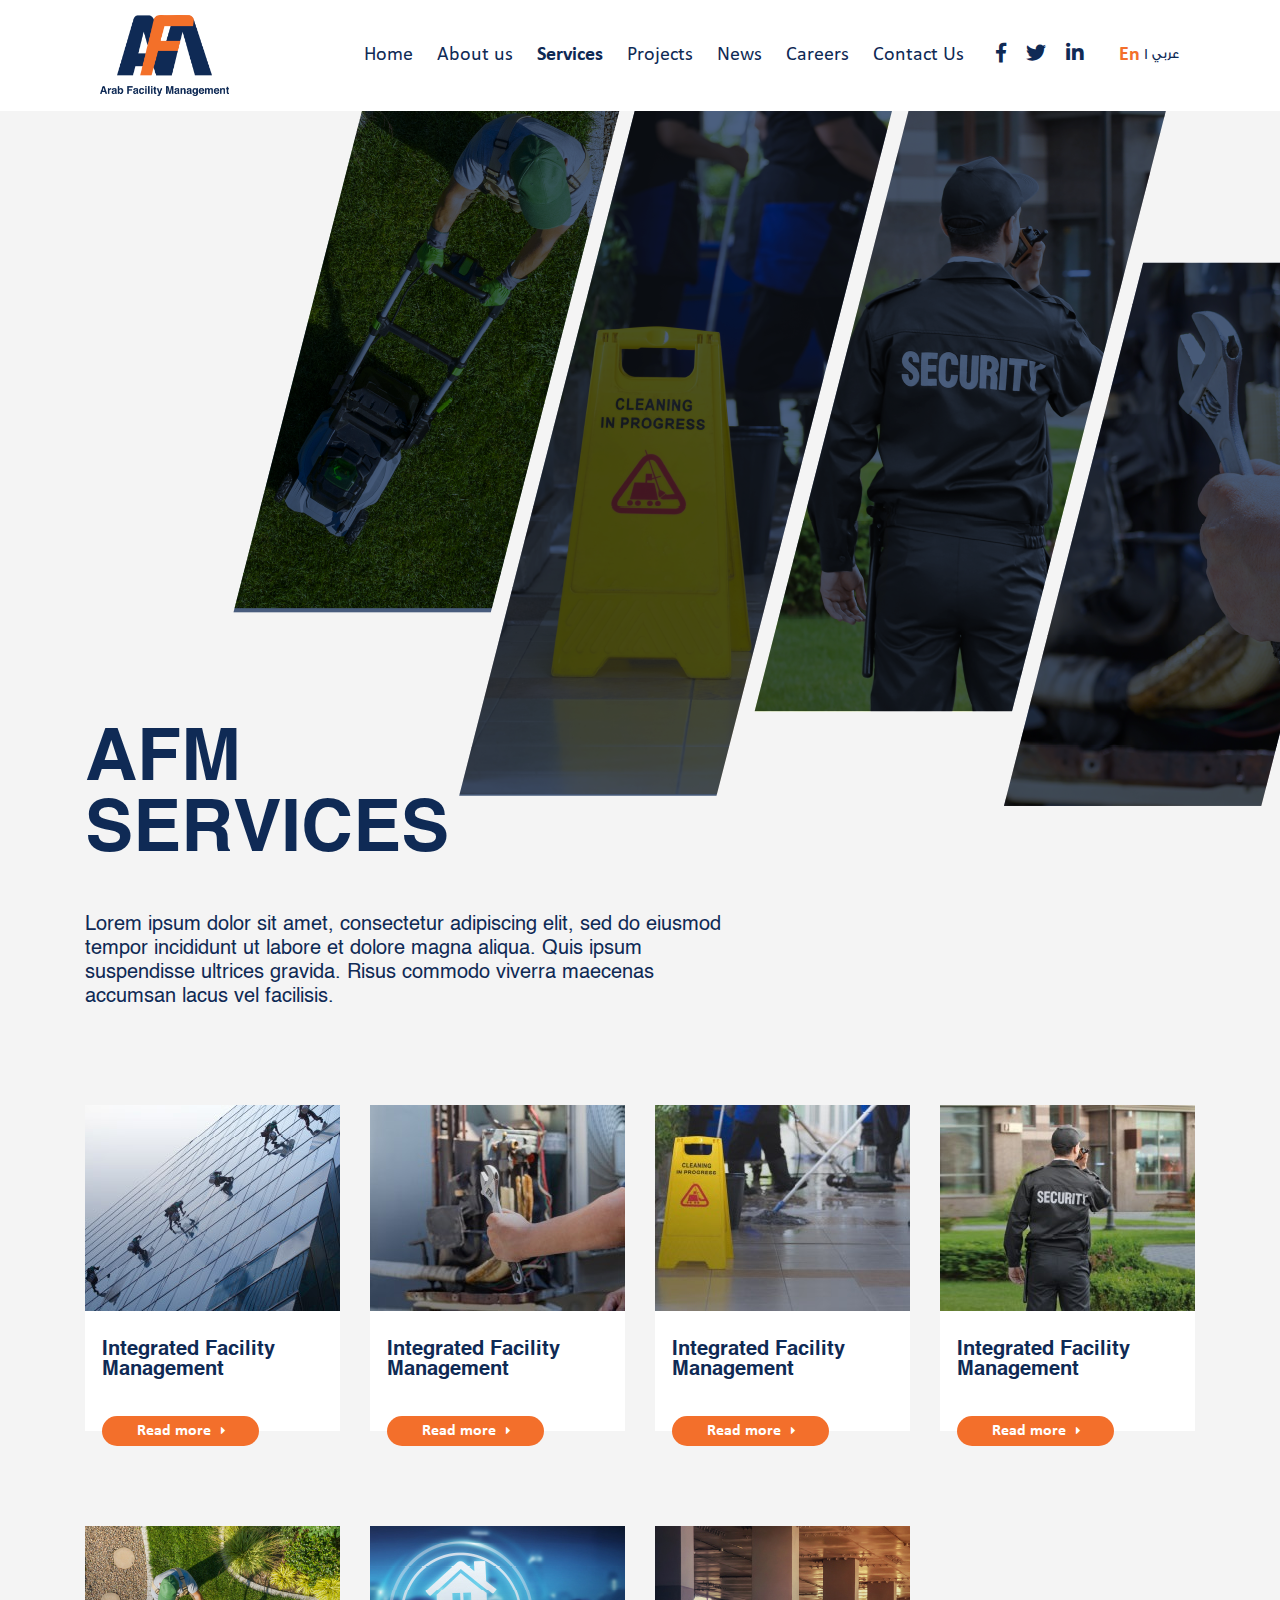
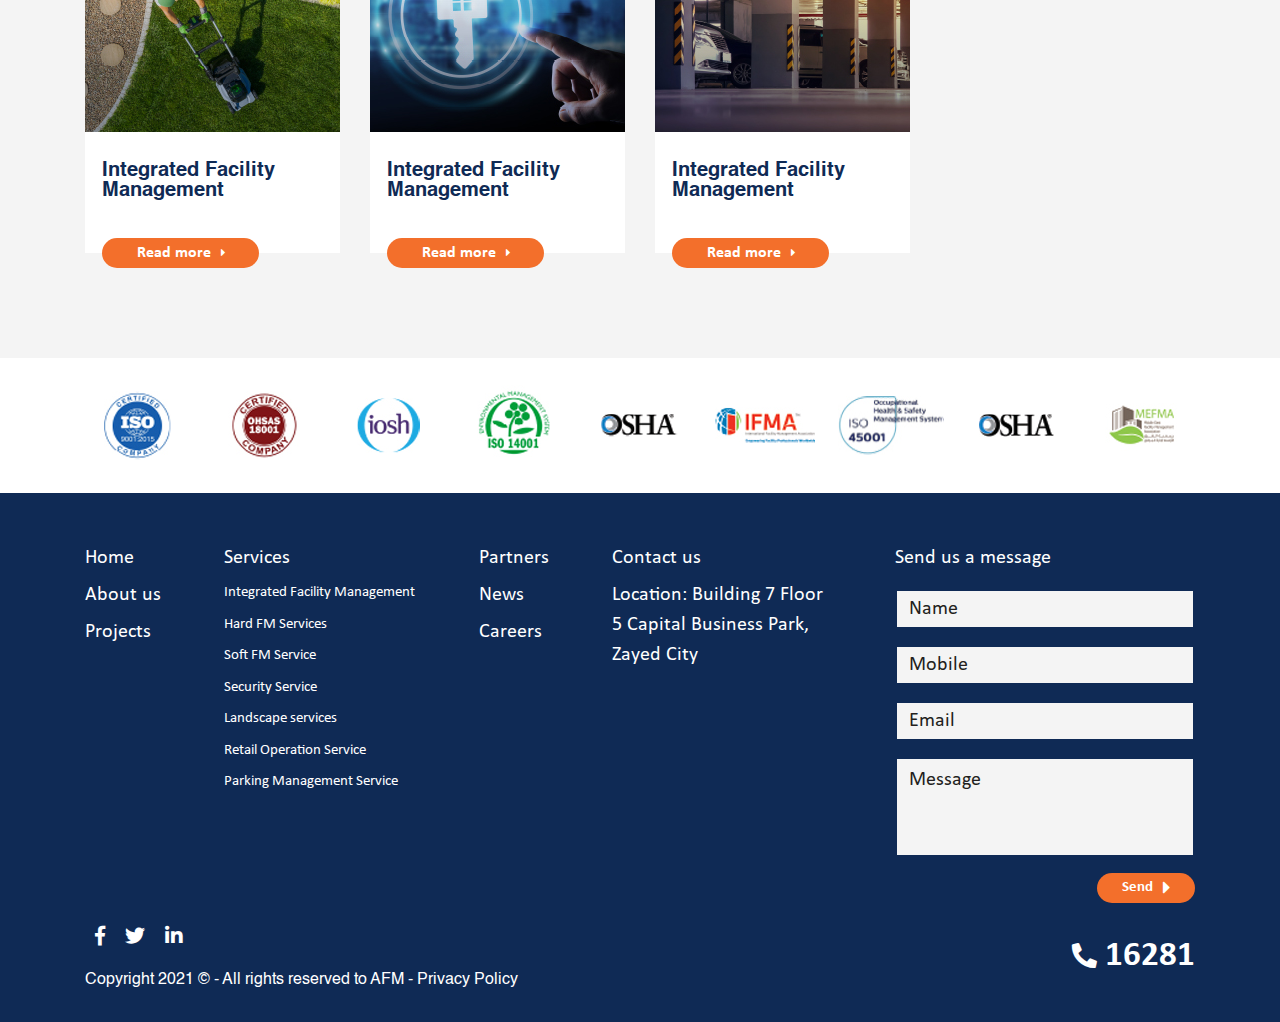
<file: services.html>
<!DOCTYPE HTML>
<HTML dir="ltr" lang="en">

<head>
    <meta charset="UTF-8" />
    <meta name="viewport" content="width=device-width, initial-scale=1, shrink-to-fit=no, user-scalable=no" />
    <title>AFM</title>
    <link rel='shortcut icon' type='img/png' href='images/fav.png' />
    <link rel="stylesheet" href="css/bootstrap.min.css" />
    <!-- <link rel="stylesheet" href="css/bootstrap-rtl.min.css" /> -->
    <link rel="stylesheet" href="css/swiper.min.css" />
    <link rel="stylesheet" href="css/fontawesome.min.css" />
    <link rel="stylesheet" href="css/main.css" />
</head>

<body>
    <!-- Start header -->
    <header>
        <div class="container-fluid">
            <div class="header">
                <a href="index.html" class="logo">
                    <img src="images/logo.png" class="img-fluid">
                </a>
                <nav>
                    <ul class="mo-navbar list-unstyled">
                        <li>
                            <a href="index.html">
                                Home
                            </a>
                        </li>
                        <li>
                            <a href="about.html">
                                About us
                            </a>
                        </li>
                        <li>
                            <a href="services.html" class="active">
                                Services
                            </a>
                        </li>
                        <li>
                            <a href="projects.html">
                                Projects
                            </a>
                        </li>
                        
                        <li>
                            <a href="news.html">
                                News
                            </a>
                        </li>
                        <li>
                            <a href="careers.html">
                                Careers
                            </a>
                        </li>
                        <li>
                            <a href="contact.html">
                                Contact Us
                            </a>
                        </li>
                    </ul>
                    <div class="socials">
                        <a href="#!" class="social">
                            <i class="fab fa-facebook-f"></i>
                        </a>
                        <a href="#!" class="social">
                            <i class="fab fa-twitter"></i>
                        </a>
                        <a href="#!" class="social">
                            <i class="fab fa-linkedin-in"></i>
                        </a>
                    </div>
                    <div class="langs">
                        <div class="lang-div">
                            <a href="#!" class="active lang lang-en">En</a>
                        </div>
                        <div class="lang-div">
                            <a href="#!" class="lang lang-ar">عربي</a>
                        </div>
                    </div>
                </nav>
                <div class="menu-ico">
                    <span class="fas fa-bars"></span>
                </div>
            </div>
        </div>
    </header>
    <!-- End header -->

    <!-- Start services Page -->
    <section class="services-page-section">
        <div class="services-banner">
            <img src="images/services/banner.png" class="img-fluid">
        </div>
        <div class="container">
            <div class="services-head">
                <h1 class="service-title">
                    AFM Services
                </h1>
                <p>
                    Lorem ipsum dolor sit amet, consectetur adipiscing elit, sed do eiusmod tempor incididunt ut labore
                    et dolore magna aliqua. Quis ipsum suspendisse ultrices gravida. Risus commodo viverra maecenas
                    accumsan lacus vel facilisis.
                </p>
            </div>
            <div class="services-grid">
                <div class="grid-item">
                    <div class="service">
                        <a href="service-single.html" class="service-img  ">
                            <img src="images/services/01.jpg" class="img-fluid">
                        </a>
                        <div class="service-desc">
                            <h3 class="service-name ">
                                <a href="service-single.html">
                                    Integrated Facility Management
                                </a>
                            </h3>
                            <a href="service-single.html" class="read-more">
                                Read more
                            </a>
                        </div>
                    </div>
                </div>
                <div class="grid-item">
                    <div class="service">
                        <a href="service-single.html" class="service-img  ">
                            <img src="images/services/02.jpg" class="img-fluid">
                        </a>
                        <div class="service-desc">
                            <h3 class="service-name ">
                                <a href="service-single.html">
                                    Integrated Facility Management
                                </a>
                            </h3>
                            <a href="service-single.html" class="read-more">
                                Read more
                            </a>
                        </div>
                    </div>
                </div>
                <div class="grid-item">
                    <div class="service">
                        <a href="service-single.html" class="service-img  ">
                            <img src="images/services/03.jpg" class="img-fluid">
                        </a>
                        <div class="service-desc">
                            <h3 class="service-name ">
                                <a href="service-single.html">
                                    Integrated Facility Management
                                </a>
                            </h3>
                            <a href="service-single.html" class="read-more">
                                Read more
                            </a>
                        </div>
                    </div>
                </div>
                <div class="grid-item">
                    <div class="service">
                        <a href="service-single.html" class="service-img  ">
                            <img src="images/services/04.jpg" class="img-fluid">
                        </a>
                        <div class="service-desc">
                            <h3 class="service-name ">
                                <a href="service-single.html">
                                    Integrated Facility Management
                                </a>
                            </h3>
                            <a href="service-single.html" class="read-more">
                                Read more
                            </a>
                        </div>
                    </div>
                </div>
                <div class="grid-item">
                    <div class="service">
                        <a href="service-single.html" class="service-img  ">
                            <img src="images/services/05.jpg" class="img-fluid">
                        </a>
                        <div class="service-desc">
                            <h3 class="service-name ">
                                <a href="service-single.html">
                                    Integrated Facility Management
                                </a>
                            </h3>
                            <a href="service-single.html" class="read-more">
                                Read more
                            </a>
                        </div>
                    </div>
                </div>
                <div class="grid-item">
                    <div class="service">
                        <a href="service-single.html" class="service-img  ">
                            <img src="images/services/06.jpg" class="img-fluid">
                        </a>
                        <div class="service-desc">
                            <h3 class="service-name ">
                                <a href="service-single.html">
                                    Integrated Facility Management
                                </a>
                            </h3>
                            <a href="service-single.html" class="read-more">
                                Read more
                            </a>
                        </div>
                    </div>
                </div>
                <div class="grid-item">
                    <div class="service">
                        <a href="service-single.html" class="service-img  ">
                            <img src="images/services/07.jpg" class="img-fluid">
                        </a>
                        <div class="service-desc">
                            <h3 class="service-name ">
                                <a href="service-single.html">
                                    Integrated Facility Management
                                </a>
                            </h3>
                            <a href="service-single.html" class="read-more">
                                Read more
                            </a>
                        </div>
                    </div>
                </div>
            </div>
        </div>
    </section>
    <!-- End services Page -->

    <!-- Start clients -->
    <section class="clients-section">
        <div class="container">
            <div class="clients-slider">
                <div class="swiper-container ">
                    <div class="swiper-wrapper">
                        <div class="swiper-slide">
                            <div class="client">
                                <a href="#!">
                                    <img src="images/clients/01.jpg" class="img-fluid">
                                </a>
                            </div>
                        </div>
                        <div class="swiper-slide">
                            <div class="client">
                                <a href="#!">
                                    <img src="images/clients/02.jpg" class="img-fluid">
                                </a>
                            </div>
                        </div>
                        <div class="swiper-slide">
                            <div class="client">
                                <a href="#!">
                                    <img src="images/clients/03.jpg" class="img-fluid">
                                </a>
                            </div>
                        </div>
                        <div class="swiper-slide">
                            <div class="client">
                                <a href="#!">
                                    <img src="images/clients/04.jpg" class="img-fluid">
                                </a>
                            </div>
                        </div>
                        <div class="swiper-slide">
                            <div class="client">
                                <a href="#!">
                                    <img src="images/clients/05.jpg" class="img-fluid">
                                </a>
                            </div>
                        </div>
                        <div class="swiper-slide">
                            <div class="client">
                                <a href="#!">
                                    <img src="images/clients/06.jpg" class="img-fluid">
                                </a>
                            </div>
                        </div>
                        <div class="swiper-slide">
                            <div class="client">
                                <a href="#!">
                                    <img src="images/clients/07.jpg" class="img-fluid">
                                </a>
                            </div>
                        </div>
                        <div class="swiper-slide">
                            <div class="client">
                                <a href="#!">
                                    <img src="images/clients/08.jpg" class="img-fluid">
                                </a>
                            </div>
                        </div>
                        <div class="swiper-slide">
                            <div class="client">
                                <a href="#!">
                                    <img src="images/clients/09.jpg" class="img-fluid">
                                </a>
                            </div>
                        </div>
                    </div>
                </div>
            </div>
        </div>
    </section>
    <!-- End clients -->

    <!-- Start footer -->
    <footer>
        <div class="container">
            <div class="footer">
                <ul class="footer-ul list-unstyled">
                    <li>
                        <a href="index.html">
                            Home
                        </a>
                    </li>
                    <li>
                        <a href="about.html">
                            About us
                        </a>
                    </li>
                    <li>
                        <a href="projects.html">
                            Projects
                        </a>
                    </li>
                    
                </ul>
                <ul class="footer-ul list-unstyled">
                    <li>
                        <a href="services.html" class="has-sub">
                            Services
                            <i class="fas fa-chevron-down"></i>
                        </a>
                    </li>
                    <ul class="footer-sub-ul list-unstyled">
                        <li>
                            <a href="service-single.html">
                                Integrated Facility Management
                            </a>
                        </li>
                        <li>
                            <a href="service-single.html">
                                Hard FM Services
                            </a>
                        </li>
                        <li>
                            <a href="service-single.html">
                                Soft FM Service
                            </a>
                        </li>
                        <li>
                            <a href="service-single.html">
                                Security Service
                            </a>
                        </li>
                        <li>
                            <a href="service-single.html">
                                Landscape services
                            </a>
                        </li>
                        <li>
                            <a href="service-single.html">
                                Retail Operation Service
                            </a>
                        </li>
                        <li>
                            <a href="service-single.html">
                                Parking Management Service
                            </a>
                        </li>
                    </ul>
                </ul>
                <ul class="footer-ul list-unstyled">
                    <li>
                        <a href="#!">
                            Partners
                        </a>
                    </li>
                    <li>
                        <a href="news.html">
                            News
                        </a>
                    </li>
                    <li>
                        <a href="careers.html">
                            Careers
                        </a>
                    </li>
                </ul>
                <ul class="footer-ul list-unstyled">
                    <li>
                        <a href="contact.html">
                            Contact us
                        </a>
                    </li>
                    <li>
                        <span>
                            Location: Building 7 Floor 5 Capital Business Park, Zayed City
                        </span>
                    </li>
                </ul>
                <div class="sec-msg-form">
                    <label>Send us a message</label>
                    <div class="form-group">
                        <input type="text" placeholder="Name" class="form-control">
                    </div>
                    <div class="form-group">
                        <input type="number" placeholder="Mobile" class="form-control">
                    </div>
                    <div class="form-group">
                        <input type="text" placeholder="Email" class="form-control">
                    </div>
                    <div class="form-group">
                        <textarea class="form-control" placeholder="Message"></textarea>
                    </div>
                    <button class="footer-btn">Send</button>
                </div>
            </div>
            <div class="last-footer">
                <div class="social-rights">
                    <div class="socials">
                        <a href="#!" class="social">
                            <i class="fab fa-facebook-f"></i>
                        </a>
                        <a href="#!" class="social">
                            <i class="fab fa-twitter"></i>
                        </a>
                        <a href="#!" class="social">
                            <i class="fab fa-linkedin-in"></i>
                        </a>
                    </div>
                    <p class="copyrights">
                        Copyright 2021 © - All rights reserved to AFM - Privacy Policy
                    </p>
                </div>
                <a href="tel:16281" class="call">
                    <i class="fas fa-phone"></i>
                    16281
                </a>
            </div>
        </div>
    </footer>
    <!-- End footer -->

    <script src="js/jquery-3.3.1.min.js"></script>
    <script src="js/bootstrap.min.js"></script>
    <script src="js/swiper.min.js"></script>
    <script src="js/main.js"></script>
</body>

</HTML>
</file>
<file: css/main.css>
:root {
  --primary-color: #f36f2b;
  --primary-color-rgb: 243, 111, 43;
  --secondery-color: rgb(15, 42, 85);
  --secondery-color-rgb: 15, 42, 85;
  --text-color: #0f2a55;
  font-size: 16px;
}

@-webkit-keyframes vibe {
  0%,
  100% {
    -webkit-transform: translateY(0);
    transform: translateY(0);
  }
  25% {
    -webkit-transform: translateY(-4px);
    transform: translateY(-4px);
  }
  50% {
    -webkit-transform: translateY(4px);
    transform: translateY(4px);
  }
  75% {
    -webkit-transform: translateY(-4px);
    transform: translateY(-4px);
  }
}

@keyframes vibe {
  0%,
  100% {
    -webkit-transform: translateY(0);
    transform: translateY(0);
  }
  25% {
    -webkit-transform: translateY(-4px);
    transform: translateY(-4px);
  }
  50% {
    -webkit-transform: translateY(4px);
    transform: translateY(4px);
  }
  75% {
    -webkit-transform: translateY(-4px);
    transform: translateY(-4px);
  }
}

@-webkit-keyframes shine {
  100% {
    left: 125%;
  }
}

@keyframes shine {
  100% {
    left: 125%;
  }
}

body {
  position: relative;
  background-color: #f4f4f4;
}

html[dir="rtl"] body {
  font-family: GESS;
  font-weight: 500;
}

html[dir="ltr"] body {
  font-family: Calibri;
  font-weight: 400;
}

body::-webkit-scrollbar {
  background-color: #fff;
  width: 7px;
  height: 0px;
}

body::-webkit-scrollbar-thumb {
  background-color: var(--primary-color);
}

html {
  scrollbar-width: thin;
  scrollbar-color: var(--primary-color) #fff;
}

input::-webkit-outer-spin-button,
input::-webkit-inner-spin-button {
  -webkit-appearance: none;
  margin: 0;
}

input[type=number] {
  -moz-appearance: textfield;
}

.overflow {
  overflow: hidden !important;
}

/* /////////////////////////////////////////////////////////////////////// */
* {
  outline: none !important;
}

.form-control {
  height: 40px;
  width: 100%;
  min-width: 150px;
  border: 2px solid transparent;
  background-color: #f4f4f4;
  color: var(--text-color);
  font-size: 20px;
  -webkit-box-shadow: none;
          box-shadow: none;
  outline: none;
  resize: none;
  border-radius: 0;
  -webkit-transition: all 0.3s ease-in-out;
  transition: all 0.3s ease-in-out;
}

.form-control::-webkit-input-placeholder {
  color: #231f20;
}

.form-control:-ms-input-placeholder {
  color: #231f20;
}

.form-control::-ms-input-placeholder {
  color: #231f20;
}

.form-control::placeholder {
  color: #231f20;
}

.form-control:focus {
  -webkit-box-shadow: none;
          box-shadow: none;
  border-color: var(--primary-color);
}

.btn-primary {
  padding: 0 25px;
  border-radius: 20px;
  height: 40px;
  min-width: 120px;
  width: -webkit-max-content;
  width: -moz-max-content;
  width: max-content;
  border: 2px solid var(--primary-color);
  background-color: var(--primary-color);
  font-size: 15px;
  color: #fff;
  font-weight: 700;
  display: -webkit-box;
  display: -ms-flexbox;
  display: flex;
  -webkit-box-align: center;
      -ms-flex-align: center;
          align-items: center;
  -webkit-box-pack: center;
      -ms-flex-pack: center;
          justify-content: center;
  -webkit-transition: all 0.3s ease-in-out;
  transition: all 0.3s ease-in-out;
}

.btn-primary::after {
  font-family: 'Font Awesome 5 Free';
  font-weight: 900;
  font-size: 20px;
}

html[dir="rtl"] .btn-primary::after {
  content: "\f0d9";
  margin-right: 10px;
}

html[dir="ltr"] .btn-primary::after {
  content: "\f0da";
  margin-left: 10px;
}

.btn-primary:hover, .btn-primary:focus {
  border-color: var(--primary-color);
  background-color: transparent;
  color: #fff;
  text-decoration: none;
}

textarea.form-control {
  height: 150px;
}

.checkbox {
  position: relative;
  margin-bottom: 15px;
  display: -webkit-box;
  display: -ms-flexbox;
  display: flex;
}

.checkbox .mark {
  width: 17px;
  height: 17px;
  background-color: #f0f0f0;
  display: -webkit-box;
  display: -ms-flexbox;
  display: flex;
  -webkit-box-align: center;
      -ms-flex-align: center;
          align-items: center;
  -webkit-box-pack: center;
      -ms-flex-pack: center;
          justify-content: center;
  color: var(--primary-color);
  font-size: 14px;
  margin: 6px 0 0;
}

.checkbox .mark i {
  -webkit-transform: scale(0) rotate(360deg);
          transform: scale(0) rotate(360deg);
  -webkit-transition: all 0.3s ease-in-out;
  transition: all 0.3s ease-in-out;
}

html[dir="rtl"] .checkbox .mark {
  margin-left: 11px;
}

html[dir="ltr"] .checkbox .mark {
  margin-right: 11px;
}

.checkbox .text {
  margin: 0;
  font-size: 20px;
}

.checkbox input {
  margin: 0;
  position: absolute;
  top: 0;
  bottom: 0;
  left: 0;
  right: 0;
  width: 100%;
  height: 100%;
  opacity: 0;
  cursor: pointer;
}

.checkbox input:checked ~ .mark i {
  -webkit-transform: scale(1) rotate(0deg);
          transform: scale(1) rotate(0deg);
}

h2 {
  font-size: 36px;
  font-weight: 700;
}

h3 {
  font-size: 32px;
  font-weight: 700;
}

h5 {
  font-size: 20px;
  font-weight: 700;
}

.page-head-sec {
  position: relative;
}

.page-head-sec .head-text {
  position: absolute;
  top: 100%;
  left: 0;
  right: 0;
  -webkit-transform: translateY(-50%);
          transform: translateY(-50%);
}

@media (max-width: 767px) {
  .page-head-sec .head-text {
    position: relative;
    top: auto;
    left: auto;
    right: auto;
    -webkit-transform: none;
            transform: none;
  }
}

@media (max-width: 767px) {
  .page-head-sec {
    margin-bottom: 40px;
    margin-top: 40px;
  }
}

.page-banner {
  width: 100%;
  position: relative;
}

.page-banner::after {
  background: -webkit-gradient(linear, left bottom, left top, from(#0f2a55), to(rgba(15, 42, 85, 0)));
  background: linear-gradient(0deg, #0f2a55 0%, rgba(15, 42, 85, 0) 100%);
  content: "";
  position: absolute;
  top: 0;
  left: 0;
  bottom: 0;
  right: 0;
}

@media (max-width: 767px) {
  .page-banner {
    display: none;
  }
}

.page-banner img {
  width: 100%;
}

.page-head {
  width: 665px;
  background-color: #fff;
  color: var(--text-color);
  padding: 50px 55px;
  position: relative;
}

@media (max-width: 767px) {
  .page-head {
    width: 100%;
    background-color: transparent;
    padding: 0;
    text-align: center;
  }
}

.page-head .hint {
  font-size: 18px;
  color: #7c7a7a;
  display: block;
  position: absolute;
  top: 20px;
}

html[dir="rtl"] .page-head .hint {
  font-family: 'GESS';
  left: 23px;
}

html[dir="ltr"] .page-head .hint {
  font-family: 'Helvetica';
  right: 23px;
}

@media (max-width: 767px) {
  .page-head .hint {
    display: none;
  }
}

.page-head .page-title {
  font-size: 32px;
  font-weight: 700;
  line-height: 0.986;
  margin-bottom: 0;
  text-transform: uppercase;
}

html[dir="rtl"] .page-head .page-title {
  font-family: 'GESS';
}

html[dir="ltr"] .page-head .page-title {
  font-family: 'Helvetica';
}

.page-head p {
  font-size: 20px;
  line-height: 1.2;
  color: #231f20;
  width: 100%;
  max-width: 520px;
  margin-top: 20px;
}

html[dir="rtl"] .page-head p {
  font-family: 'GESS';
}

html[dir="ltr"] .page-head p {
  font-family: 'Helvetica';
}

@media (max-width: 991px) {
  .page-head p {
    max-width: 100%;
    text-align: justify;
  }
}

.page-head .page-date {
  font-size: 20px;
  color: var(--primary-color);
  font-style: italic;
  display: block;
  font-weight: 300;
  margin-bottom: 10px;
}

html[dir="rtl"] .page-head .page-date {
  font-family: 'GESS';
}

html[dir="ltr"] .page-head .page-date {
  font-family: 'Helvetica';
}

.page-head ul {
  font-size: 20px;
  line-height: 1.2;
  color: #231f20;
  width: 100%;
  max-width: 520px;
  margin-top: 20px;
  margin-bottom: 0;
}

html[dir="rtl"] .page-head ul {
  font-family: 'GESS';
}

html[dir="ltr"] .page-head ul {
  font-family: 'Helvetica';
}

@media (max-width: 991px) {
  .page-head ul {
    max-width: 100%;
    text-align: justify;
  }
}

.page-head ul li {
  padding-top: 20px;
}

.page-head ul h3 {
  font-size: 20px;
  font-weight: 700;
  margin-bottom: 0;
}

.page-head ul p {
  margin: 0;
}

.grid-item {
  max-width: 100%;
  overflow: hidden;
}

.related-div {
  margin-bottom: 110px;
}

@media (max-width: 767px) {
  .related-div {
    margin: 0 0 70px;
  }
}

.related-title {
  font-size: 32px;
  color: var(--text-color);
  font-weight: 700;
  margin-bottom: 40px;
}

html[dir="rtl"] .related-title {
  font-family: 'GESS';
}

html[dir="ltr"] .related-title {
  font-family: 'Helvetica';
}

@media (max-width: 991px) {
  .related-title {
    font-size: 24px;
    text-align: center;
    margin-bottom: 25px;
  }
}

/* Calibri */
@font-face {
  font-family: 'Calibri';
  src: url("../fonts/Calibri/Calibri-Light.woff2") format("woff2"), url("../fonts/Calibri/Calibri-Light.woff") format("woff"), url("../fonts/Calibri/Calibri-Light.ttf") format("truetype");
  font-weight: 300;
  font-style: normal;
  font-display: swap;
}

@font-face {
  font-family: 'Calibri';
  src: url("../fonts/Calibri/Calibri-LightItalic.woff2") format("woff2"), url("../fonts/Calibri/Calibri-LightItalic.woff") format("woff"), url("../fonts/Calibri/Calibri-LightItalic.ttf") format("truetype");
  font-weight: 300;
  font-style: italic;
  font-display: swap;
}

@font-face {
  font-family: 'Calibri';
  src: url("../fonts/Calibri/Calibri.woff2") format("woff2"), url("../fonts/Calibri/Calibri.woff") format("woff"), url("../fonts/Calibri/Calibri.ttf") format("truetype");
  font-weight: normal;
  font-style: normal;
  font-display: swap;
}

@font-face {
  font-family: 'Calibri';
  src: url("../fonts/Calibri/Calibri-Italic.woff2") format("woff2"), url("../fonts/Calibri/Calibri-Italic.woff") format("woff"), url("../fonts/Calibri/Calibri-Italic.ttf") format("truetype");
  font-weight: normal;
  font-style: italic;
  font-display: swap;
}

@font-face {
  font-family: 'Calibri';
  src: url("../fonts/Calibri/Calibri-Bold.woff2") format("woff2"), url("../fonts/Calibri/Calibri-Bold.woff") format("woff"), url("../fonts/Calibri/Calibri-Bold.ttf") format("truetype");
  font-weight: bold;
  font-style: normal;
  font-display: swap;
}

@font-face {
  font-family: 'Calibri';
  src: url("../fonts/Calibri/Calibri-BoldItalic.woff2") format("woff2"), url("../fonts/Calibri/Calibri-BoldItalic.woff") format("woff"), url("../fonts/Calibri/Calibri-BoldItalic.ttf") format("truetype");
  font-weight: bold;
  font-style: italic;
  font-display: swap;
}

/* Helvetica */
@font-face {
  font-family: 'Helvetica';
  src: url("../fonts/Helvetica/Helvetica-Light.woff2") format("woff2"), url("../fonts/Helvetica/Helvetica-Light.woff") format("woff"), url("../fonts/Helvetica/Helvetica-Light.ttf") format("truetype");
  font-weight: 300;
  font-style: normal;
  font-display: swap;
}

@font-face {
  font-family: 'Helvetica';
  src: url("../fonts/Helvetica/Helvetica.woff2") format("woff2"), url("../fonts/Helvetica/Helvetica.woff") format("woff"), url("../fonts/Helvetica/Helvetica.ttf") format("truetype");
  font-weight: normal;
  font-style: normal;
  font-display: swap;
}

@font-face {
  font-family: 'Helvetica';
  src: url("../fonts/Helvetica/Helvetica-Bold.woff2") format("woff2"), url("../fonts/Helvetica/Helvetica-Bold.woff") format("woff"), url("../fonts/Helvetica/Helvetica-Bold.ttf") format("truetype");
  font-weight: bold;
  font-style: normal;
  font-display: swap;
}

@font-face {
  font-family: 'Helvetica';
  src: url("../fonts/Helvetica/Helvetica-BoldOblique.woff2") format("woff2"), url("../fonts/Helvetica/Helvetica-BoldOblique.woff") format("woff"), url("../fonts/Helvetica/Helvetica-BoldOblique.ttf") format("truetype");
  font-weight: bold;
  font-style: italic;
  font-display: swap;
}

/* GESS */
@font-face {
  font-family: 'GESS';
  src: url("../fonts/GESS/GESSTwoLight-Light.woff2") format("woff2"), url("../fonts/GESS/GESSTwoLight-Light.woff") format("woff"), url("../fonts/GESS/GESSTwoLight-Light.ttf") format("truetype");
  font-weight: 300;
  font-style: normal;
  font-display: swap;
}

@font-face {
  font-family: 'GESS';
  src: url("../fonts/GESS/GESSTwoMedium-Medium.woff2") format("woff2"), url("../fonts/GESS/GESSTwoMedium-Medium.woff") format("woff"), url("../fonts/GESS/GESSTwoMedium-Medium.ttf") format("truetype");
  font-weight: 500;
  font-style: normal;
  font-display: swap;
}

@font-face {
  font-family: 'GESS';
  src: url("../fonts/GESS/GESSTwoBold-Bold.woff2") format("woff2"), url("../fonts/GESS/GESSTwoBold-Bold.woff") format("woff"), url("../fonts/GESS/GESSTwoBold-Bold.ttf") format("truetype");
  font-weight: 700;
  font-style: normal;
  font-display: swap;
}

.mo-navbar {
  display: -webkit-box;
  display: -ms-flexbox;
  display: flex;
  -webkit-box-align: center;
      -ms-flex-align: center;
          align-items: center;
  margin: 0;
}

.mo-navbar li {
  margin: 0 12px;
}

.mo-navbar a {
  font-size: 20px;
  color: #fff;
  -webkit-transition: all 0.3s ease-in-out;
  transition: all 0.3s ease-in-out;
}

.mo-navbar a.active {
  font-weight: 700;
}

.mo-navbar a:hover, .mo-navbar a:focus {
  color: var(--primary-color);
  text-decoration: none;
}

body:not(.home_body) .mo-navbar a {
  color: var(--text-color);
}

body:not(.home_body) .mo-navbar a:hover, body:not(.home_body) .mo-navbar a:focus {
  color: var(--primary-color);
}

.main-slider .swiper-tools {
  position: absolute;
  right: 0;
  left: 0;
  width: 100%;
  bottom: 30px;
}

@media (max-width: 991px) {
  .main-slider .swiper-tools {
    bottom: 24px;
  }
}

.main-slider .swiper-pagination {
  position: relative;
  width: 100%;
  bottom: auto;
  display: -webkit-box;
  display: -ms-flexbox;
  display: flex;
  -webkit-box-align: center;
      -ms-flex-align: center;
          align-items: center;
  -webkit-box-pack: start;
      -ms-flex-pack: start;
          justify-content: flex-start;
  z-index: 2;
}

.main-slider .swiper-pagination .swiper-pagination-bullet {
  width: 10px;
  height: 10px;
  background-color: transparent;
  border: 1px solid #fff;
  opacity: 1;
  margin: 0 4.5px;
  -webkit-transition: all 0.3s ease-in-out;
  transition: all 0.3s ease-in-out;
  outline: none !important;
  border-radius: 50%;
}

.main-slider .swiper-pagination .swiper-pagination-bullet.swiper-pagination-bullet-active {
  background-color: #fff;
}

.swiper-btn {
  position: absolute;
  top: 50%;
  -webkit-transform: translateY(-50%);
          transform: translateY(-50%);
  -webkit-transform: none;
          transform: none;
  color: #777777;
  font-size: 18px;
  -webkit-transition: all 0.3s ease-in-out;
  transition: all 0.3s ease-in-out;
  z-index: 2;
}

.swiper-btn:hover {
  color: var(--primary-color);
}

@media (max-width: 1220px) {
  .swiper-btn {
    display: none;
  }
}

.swiper-btn.swiper-btn-next {
  left: -30px;
  right: auto;
}

.swiper-btn.swiper-btn-prev {
  right: -30px;
  left: auto;
}

.services-slider {
  position: relative;
}

.services-slider .swiper-btn {
  top: 110px;
  -webkit-transform: none;
          transform: none;
}

.testimonials-slider {
  position: relative;
}

.testimonials-slider .swiper-btn {
  top: 160px;
  -webkit-transform: none;
          transform: none;
}

.news-slider {
  position: relative;
}

.news-slider .swiper-btn {
  display: none;
}

.swiper-pagination {
  position: relative;
  bottom: auto;
  left: auto;
  right: auto;
  width: 100%;
  display: none;
  -webkit-box-align: center;
      -ms-flex-align: center;
          align-items: center;
  -webkit-box-pack: center;
      -ms-flex-pack: center;
          justify-content: center;
  z-index: 2;
  margin-top: 25px;
}

@media (max-width: 991px) {
  .swiper-pagination {
    display: -webkit-box;
    display: -ms-flexbox;
    display: flex;
  }
}

.swiper-pagination .swiper-pagination-bullet {
  width: 10px;
  height: 10px;
  background-color: #000;
  opacity: 0.4;
  margin: 0 4.5px;
  -webkit-transition: all 0.3s ease-in-out;
  transition: all 0.3s ease-in-out;
  outline: none !important;
  border-radius: 50%;
}

.swiper-pagination .swiper-pagination-bullet.swiper-pagination-bullet-active {
  opacity: 1;
  background-color: var(--primary-color);
}

.project-page-slider {
  position: relative;
}

.project-page-slider .swiper-btn {
  position: absolute;
  top: 0;
  -webkit-transform: none;
          transform: none;
  height: 100%;
  width: 90px;
  color: #fff;
  background: -webkit-gradient(linear, left top, right top, from(#0f2a55), to(rgba(15, 42, 85, 0)));
  background: linear-gradient(90deg, #0f2a55 0%, rgba(15, 42, 85, 0) 100%);
  font-size: 18px;
  -webkit-transition: all 0.3s ease-in-out;
  transition: all 0.3s ease-in-out;
  z-index: 2;
  display: -webkit-box;
  display: -ms-flexbox;
  display: flex;
  -webkit-box-align: center;
      -ms-flex-align: center;
          align-items: center;
  -webkit-box-pack: center;
      -ms-flex-pack: center;
          justify-content: center;
}

.project-page-slider .swiper-btn:hover {
  color: var(--primary-color);
}

@media (max-width: 1220px) {
  .project-page-slider .swiper-btn {
    display: none;
  }
}

.project-page-slider .swiper-btn.swiper-btn-next {
  left: 0;
  right: auto;
}

.project-page-slider .swiper-btn.swiper-btn-prev {
  right: 0;
  left: auto;
  background: -webkit-gradient(linear, left top, right top, from(rgba(15, 42, 85, 0)), to(#0f2a55));
  background: linear-gradient(90deg, rgba(15, 42, 85, 0) 0%, #0f2a55 100%);
}

.main-slider {
  position: relative;
}

.main-slider .slider-img {
  display: block;
  width: 100%;
  position: relative;
}

.main-slider .slider-img::after {
  background: -webkit-gradient(linear, left bottom, left top, from(#0f2a55), to(rgba(15, 42, 85, 0)));
  background: linear-gradient(0deg, #0f2a55 0%, rgba(15, 42, 85, 0) 100%);
  content: "";
  position: absolute;
  top: 0;
  left: 0;
  bottom: 0;
  right: 0;
}

.main-slider img {
  height: 100vh;
  width: 100%;
  -o-object-fit: cover;
     object-fit: cover;
}

@media (max-width: 767px) {
  .main-slider img {
    height: 600px;
  }
}

.main-text {
  position: absolute;
  top: 50%;
  left: 0;
  right: 0;
  color: var(--text-color);
  -webkit-transform: translateY(-50%);
          transform: translateY(-50%);
  -webkit-transition: all 0.3s ease-in-out;
  transition: all 0.3s ease-in-out;
  z-index: 2;
}

@media (max-width: 767px) {
  .main-text {
    text-align: center;
  }
}

.main-text h6 {
  font-size: 27.34px;
  font-family: 'Helvetica';
  font-weight: 400;
  margin: 5px 0 0;
}

html[dir="rtl"] .main-text h6 {
  font-family: 'GESS';
  font-weight: 500;
}

.main-text h6:first-of-type {
  margin: 0 0;
}

.main-text h6:first-of-type::before {
  height: 7px;
  width: 67px;
  content: "";
  display: block;
  background-color: var(--primary-color);
  margin-bottom: 10px;
}

@media (max-width: 767px) {
  .main-text h6:first-of-type::before {
    margin: 0 auto 10px;
  }
}

@media (max-width: 767px) {
  .main-text h6 {
    font-size: 20px;
  }
}

.main-text h1 {
  font-size: 46.52px;
  font-family: 'Helvetica';
  font-weight: 700;
  font-style: italic;
  margin: 18px 0 0;
}

html[dir="rtl"] .main-text h1 {
  font-family: 'GESS';
  font-weight: 700;
}

@media (max-width: 767px) {
  .main-text h1 {
    font-size: 30px;
  }
}

.main-text p {
  font-size: 16px;
  color: #fff;
  width: 312px;
  line-height: 1.688;
  margin: 14px 0 0;
}

@media (max-width: 767px) {
  .main-text p {
    width: 100%;
  }
}

.main-text a {
  border-radius: 15px;
  width: 183px;
  height: 35px;
  background-color: var(--primary-color);
  font-size: 18px;
  color: #fff;
  font-weight: 700;
  display: -webkit-box;
  display: -ms-flexbox;
  display: flex;
  -webkit-box-align: center;
      -ms-flex-align: center;
          align-items: center;
  -webkit-box-pack: center;
      -ms-flex-pack: center;
          justify-content: center;
  margin: 15px 0 0;
  -webkit-transition: all 0.3s ease-in-out;
  transition: all 0.3s ease-in-out;
}

.main-text a::after {
  font-family: 'Font Awesome 5 Free';
  font-weight: 900;
  font-size: 25px;
}

html[dir="rtl"] .main-text a::after {
  content: "\f0d9";
  margin-right: 10px;
}

html[dir="ltr"] .main-text a::after {
  content: "\f0da";
  margin-left: 10px;
}

.main-text a:hover, .main-text a:focus {
  background-color: var(--secondery-color);
  text-decoration: none;
}

@media (max-width: 767px) {
  .main-text a {
    margin: 25px auto 0;
  }
}

.home-projects-grid {
  display: -ms-grid;
  display: grid;
  -ms-grid-columns: 1fr 1fr;
      grid-template-columns: 1fr 1fr;
}

.project {
  position: relative;
}

.project .project-link {
  padding-bottom: 100%;
  position: relative;
  display: block;
  width: 100%;
  overflow: hidden;
}

.project .project-link:hover img, .project .project-link:focus img {
  -webkit-transform: scale(1.05);
          transform: scale(1.05);
}

.project img {
  width: 100%;
  height: 100%;
  position: absolute;
  top: 0;
  bottom: 0;
  left: 0;
  right: 0;
  -o-object-fit: cover;
     object-fit: cover;
  -webkit-transition: all 0.3s ease-in-out;
  transition: all 0.3s ease-in-out;
}

.project .project-desc {
  position: absolute;
  bottom: 30px;
  width: 100%;
}

html[dir="rtl"] .project .project-desc {
  right: 25px;
}

html[dir="ltr"] .project .project-desc {
  left: 25px;
}

.project .top-link {
  height: 21px;
  font-size: 14px;
  color: var(--text-color);
  border-radius: 12px;
  padding: 0 15px;
  display: -webkit-box;
  display: -ms-flexbox;
  display: flex;
  -webkit-box-align: center;
      -ms-flex-align: center;
          align-items: center;
  -webkit-box-pack: center;
      -ms-flex-pack: center;
          justify-content: center;
  white-space: nowrap;
  width: -webkit-max-content;
  width: -moz-max-content;
  width: max-content;
  background-color: rgba(255, 255, 255, 0.5);
  -webkit-transition: all 0.3s ease-in-out;
  transition: all 0.3s ease-in-out;
  position: absolute;
  top: 10px;
}

html[dir="rtl"] .project .top-link {
  font-family: 'GESS';
  left: 20px;
}

html[dir="ltr"] .project .top-link {
  font-family: 'Helvetica';
  right: 20px;
}

.project .top-link:hover, .project .top-link:focus {
  background-color: var(--primary-color);
  text-decoration: none;
}

.project h2 {
  font-size: 20px;
  color: #fff;
  font-weight: 700;
  width: 50%;
  -webkit-transition: all 0.3s ease-in-out;
  transition: all 0.3s ease-in-out;
}

@media (max-width: 1199px) {
  .project h2 {
    width: 100%;
  }
}

html[dir="rtl"] .project h2 {
  font-family: 'GESS';
}

html[dir="ltr"] .project h2 {
  font-family: 'Helvetica';
}

.project h2::before {
  height: 4px;
  width: 43px;
  content: "";
  display: block;
  background-color: var(--primary-color);
  margin-bottom: 10px;
}

.project h2:hover, .project h2:focus {
  color: var(--primary-color);
}

.project .read-more {
  border-radius: 15px;
  width: 130px;
  height: 30px;
  background-color: var(--primary-color);
  font-size: 15px;
  color: #fff;
  font-weight: 700;
  display: -webkit-box;
  display: -ms-flexbox;
  display: flex;
  -webkit-box-align: center;
      -ms-flex-align: center;
          align-items: center;
  -webkit-box-pack: center;
      -ms-flex-pack: center;
          justify-content: center;
  margin: 15px 0 0;
  -webkit-transition: all 0.3s ease-in-out;
  transition: all 0.3s ease-in-out;
}

.project .read-more::after {
  font-family: 'Font Awesome 5 Free';
  font-weight: 900;
  font-size: 12px;
}

html[dir="rtl"] .project .read-more::after {
  content: "\f0d9";
  margin-right: 10px;
}

html[dir="ltr"] .project .read-more::after {
  content: "\f0da";
  margin-left: 10px;
}

.project .read-more:hover, .project .read-more:focus {
  background-color: var(--secondery-color);
  text-decoration: none;
}

.project.main-project {
  height: 100%;
}

.project.main-project .project-link {
  padding-bottom: 0;
  width: 100%;
  height: 100%;
}

@media (max-width: 991px) {
  .project.main-project .project-link {
    padding-bottom: 100%;
    height: auto;
  }
}

.project.main-project h2 {
  font-size: 38px;
  width: 100%;
}

@media (max-width: 991px) {
  .project.main-project h2 {
    font-size: 20px;
  }
}

.project.main-project .read-more {
  width: 183px;
  height: 35px;
  font-size: 18px;
}

.project.main-project .read-more::after {
  font-size: 25px;
}

@media (max-width: 991px) {
  .project.main-project .read-more {
    width: 128px;
    height: 25px;
    font-size: 13px;
  }
  .project.main-project .read-more::after {
    font-size: 12px;
  }
}

.project.main-project .project-desc {
  bottom: 80px;
}

html[dir="rtl"] .project.main-project .project-desc {
  right: 50px;
}

html[dir="ltr"] .project.main-project .project-desc {
  left: 50px;
}

@media (max-width: 991px) {
  .project.main-project .project-desc {
    bottom: 30px;
  }
  html[dir="rtl"] .project.main-project .project-desc {
    right: 25px;
  }
  html[dir="ltr"] .project.main-project .project-desc {
    left: 25px;
  }
}

.service {
  position: relative;
  background-color: #fff;
  margin-bottom: 15px;
}

.service .service-img {
  display: block;
  overflow: hidden;
}

.service .service-img img {
  width: 100%;
  -webkit-transition: all 0.3s ease-in-out;
  transition: all 0.3s ease-in-out;
}

.service .service-img:hover img, .service .service-img:focus img {
  -webkit-transform: scale(1.05);
          transform: scale(1.05);
}

.service .service-desc {
  padding: 29px 17px 0;
}

.service .service-name {
  display: -webkit-box;
  -webkit-line-clamp: 2;
  -webkit-box-orient: vertical;
}

.service .service-name a {
  font-size: 20px;
  color: var(--text-color);
  font-weight: 700;
  display: inline-block;
  line-height: 1;
  -webkit-transition: all 0.3s ease-in-out;
  transition: all 0.3s ease-in-out;
}

html[dir="rtl"] .service .service-name a {
  font-family: 'GESS';
}

html[dir="ltr"] .service .service-name a {
  font-family: 'Helvetica';
}

.service .service-name a:hover, .service .service-name a:focus {
  color: var(--primary-color);
  text-decoration: none;
}

.service .read-more {
  border-radius: 15px;
  width: 157px;
  height: 30px;
  background-color: var(--primary-color);
  font-size: 16px;
  color: #fff;
  font-weight: 700;
  display: -webkit-box;
  display: -ms-flexbox;
  display: flex;
  -webkit-box-align: center;
      -ms-flex-align: center;
          align-items: center;
  -webkit-box-pack: center;
      -ms-flex-pack: center;
          justify-content: center;
  margin: 15px 0 0;
  -webkit-transform: translateY(50%);
          transform: translateY(50%);
  -webkit-transition: all 0.3s ease-in-out;
  transition: all 0.3s ease-in-out;
}

.service .read-more::after {
  font-family: 'Font Awesome 5 Free';
  font-weight: 900;
  font-size: 12px;
}

html[dir="rtl"] .service .read-more::after {
  content: "\f0d9";
  margin-right: 10px;
}

html[dir="ltr"] .service .read-more::after {
  content: "\f0da";
  margin-left: 10px;
}

.service .read-more:hover, .service .read-more:focus {
  background-color: var(--secondery-color);
  text-decoration: none;
}

.testimonial {
  border-radius: 10px;
  overflow: hidden;
  background-color: #fff;
}

.testimonial .comment-text {
  background-color: var(--secondery-color);
  padding: 73px;
  color: #fff;
}

.testimonial .comment-text p {
  font-size: 16px;
}

@media (max-width: 991px) {
  .testimonial .comment-text {
    padding: 15px;
  }
}

.testimonial .user-info {
  display: -webkit-box;
  display: -ms-flexbox;
  display: flex;
  -webkit-box-align: center;
      -ms-flex-align: center;
          align-items: center;
  padding: 0 20px 20px;
  -webkit-transform: translateY(-17px);
          transform: translateY(-17px);
}

.testimonial .user-info img {
  margin: 0 17px;
}

.testimonial .name {
  font-size: 20px;
  color: var(--text-color);
  font-weight: 700;
  margin: 0;
}

html[dir="rtl"] .testimonial .name {
  font-family: 'GESS';
}

html[dir="ltr"] .testimonial .name {
  font-family: 'Helvetica';
}

.testimonial .postion {
  font-size: 14px;
}

html[dir="rtl"] .testimonial .postion {
  font-family: 'GESS';
}

html[dir="ltr"] .testimonial .postion {
  font-family: 'Helvetica';
}

.news {
  position: relative;
  background-color: #fff;
  margin-bottom: 15px;
}

.news .news-img {
  display: block;
  overflow: hidden;
}

.news .news-img img {
  width: 100%;
  -webkit-transition: all 0.3s ease-in-out;
  transition: all 0.3s ease-in-out;
}

.news .news-img:hover img, .news .news-img:focus img {
  -webkit-transform: scale(1.05);
          transform: scale(1.05);
}

.news .news-desc {
  padding: 29px 30px 0;
}

.news .news-head {
  display: -webkit-box;
  display: -ms-flexbox;
  display: flex;
  -webkit-box-align: center;
      -ms-flex-align: center;
          align-items: center;
  -webkit-box-pack: justify;
      -ms-flex-pack: justify;
          justify-content: space-between;
  position: relative;
}

.news .news-head::before {
  height: 6px;
  width: 33px;
  content: "";
  display: block;
  background-color: var(--primary-color);
  position: absolute;
  top: 0;
}

html[dir="rtl"] .news .news-head::before {
  right: 0;
}

html[dir="ltr"] .news .news-head::before {
  left: 0;
}

.news .news-name {
  margin: 0 0 18px;
}

.news .news-name a {
  font-size: 20px;
  color: var(--text-color);
  font-weight: 700;
  -webkit-transition: all 0.3s ease-in-out;
  transition: all 0.3s ease-in-out;
}

html[dir="rtl"] .news .news-name a {
  font-family: 'GESS';
}

html[dir="ltr"] .news .news-name a {
  font-family: 'Helvetica';
}

.news .news-name a:hover, .news .news-name a:focus {
  color: var(--primary-color);
  text-decoration: none;
}

.news .date {
  font-size: 14px;
  color: var(--text-color);
  font-weight: 700;
  white-space: nowrap;
}

html[dir="rtl"] .news .date {
  font-family: 'GESS';
}

html[dir="ltr"] .news .date {
  font-family: 'Helvetica';
}

.news .news-text {
  color: #333333;
  font-size: 16px;
}

html[dir="rtl"] .news .news-text {
  font-family: 'GESS';
}

html[dir="ltr"] .news .news-text {
  font-family: 'Helvetica';
}

.news .read-more {
  border-radius: 15px;
  width: 157px;
  height: 30px;
  background-color: var(--primary-color);
  font-size: 16px;
  color: #fff;
  font-weight: 700;
  display: -webkit-box;
  display: -ms-flexbox;
  display: flex;
  -webkit-box-align: center;
      -ms-flex-align: center;
          align-items: center;
  -webkit-box-pack: center;
      -ms-flex-pack: center;
          justify-content: center;
  margin: 15px 0 0;
  -webkit-transform: translateY(50%);
          transform: translateY(50%);
  -webkit-transition: all 0.3s ease-in-out;
  transition: all 0.3s ease-in-out;
}

.news .read-more::after {
  font-family: 'Font Awesome 5 Free';
  font-weight: 900;
  font-size: 12px;
}

html[dir="rtl"] .news .read-more::after {
  content: "\f0d9";
  margin-right: 10px;
}

html[dir="ltr"] .news .read-more::after {
  content: "\f0da";
  margin-left: 10px;
}

.news .read-more:hover, .news .read-more:focus {
  background-color: var(--secondery-color);
  text-decoration: none;
}

.client {
  padding-bottom: 100%;
  position: relative;
  width: 100%;
}

.client a {
  position: absolute;
  top: 0;
  left: 0;
  width: 100%;
  height: 100%;
  display: -webkit-box;
  display: -ms-flexbox;
  display: flex;
  -webkit-box-align: center;
      -ms-flex-align: center;
          align-items: center;
  -webkit-box-pack: center;
      -ms-flex-pack: center;
          justify-content: center;
}

.client img {
  -webkit-transition: all 0.3s ease-in-out;
  transition: all 0.3s ease-in-out;
}

.client img:hover {
  -webkit-transform: scale(0.95);
          transform: scale(0.95);
}

.header {
  display: -webkit-box;
  display: -ms-flexbox;
  display: flex;
  -webkit-box-align: center;
      -ms-flex-align: center;
          align-items: center;
  -webkit-box-pack: justify;
      -ms-flex-pack: justify;
          justify-content: space-between;
  padding: 15px 85px;
}

@media (max-width: 991px) {
  .header {
    padding: 15px 0;
  }
}

.logo {
  display: block;
  width: 129px;
}

@media (max-width: 767px) {
  .logo {
    width: 100px;
  }
}

nav {
  display: -webkit-box;
  display: -ms-flexbox;
  display: flex;
  -webkit-box-align: center;
      -ms-flex-align: center;
          align-items: center;
}

.socials {
  display: -webkit-box;
  display: -ms-flexbox;
  display: flex;
  -webkit-box-align: center;
      -ms-flex-align: center;
          align-items: center;
  margin: 0 10px;
}

@media (max-width: 1199px) {
  .socials {
    display: none;
  }
}

.social {
  font-size: 20px;
  color: #fff;
  margin: 0 10px;
  -webkit-transition: all 0.3s ease-in-out;
  transition: all 0.3s ease-in-out;
}

.social:hover, .social:focus {
  color: var(--primary-color);
  text-decoration: none;
}

.langs {
  display: -webkit-box;
  display: -ms-flexbox;
  display: flex;
  -webkit-box-align: center;
      -ms-flex-align: center;
          align-items: center;
}

html[dir="rtl"] .langs {
  margin-right: 15px;
}

html[dir="ltr"] .langs {
  margin-left: 15px;
}

.lang-div ~ .lang-div {
  display: -webkit-box;
  display: -ms-flexbox;
  display: flex;
  -webkit-box-align: center;
      -ms-flex-align: center;
          align-items: center;
}

.lang-div ~ .lang-div::before {
  content: "I";
  margin: 0 4px;
  color: #fff;
}

html[dir="rtl"] .lang-div ~ .lang-div::before {
  font-family: Calibri;
}

.lang {
  color: #fff;
  -webkit-transition: all 0.3s ease-in-out;
  transition: all 0.3s ease-in-out;
}

.lang:hover, .lang:focus {
  color: var(--primary-color);
  text-decoration: none;
}

.lang.active {
  color: var(--primary-color);
  pointer-events: none;
}

html[dir="ltr"] .lang {
  font-size: 20px;
  font-weight: 700;
}

html[dir="ltr"] .lang.lang-ar {
  font-size: 12px;
  font-weight: 500;
  font-family: GESS;
}

html[dir="rtl"] .lang {
  font-size: 12px;
  font-weight: 500;
}

html[dir="rtl"] .lang.lang-en {
  font-size: 20px;
  font-weight: 700;
  font-family: Calibri;
}

body.home_body header {
  position: absolute;
  top: 0;
  left: 0;
  right: 0;
  z-index: 99;
}

body:not(.home_body) header {
  background-color: #fff;
}

body:not(.home_body) .header .social {
  color: var(--text-color);
}

body:not(.home_body) .header .social:hover, body:not(.home_body) .header .social:focus {
  color: var(--primary-color);
}

body:not(.home_body) .lang-div ~ .lang-div::before {
  color: var(--text-color);
}

body:not(.home_body) .lang {
  color: var(--text-color);
}

body:not(.home_body) .lang:hover, body:not(.home_body) .lang:focus {
  color: var(--primary-color);
}

body:not(.home_body) .lang.active {
  color: var(--primary-color);
}

.sec-head {
  font-size: 36px;
  color: var(--text-color);
  margin: 0;
  font-weight: 700;
  text-align: center;
  text-transform: uppercase;
  margin-bottom: 40px;
}

html[dir="rtl"] .sec-head {
  font-family: 'GESS';
}

html[dir="ltr"] .sec-head {
  font-family: 'Helvetica';
}

@media (max-width: 991px) {
  .sec-head {
    font-size: 24px;
  }
}

.home_body section {
  margin-top: 65px;
}

.home_body section.services-section {
  padding-bottom: 124px;
}

@media (max-width: 991px) {
  .home_body section.services-section {
    padding-bottom: 40px;
  }
}

.home_body section.testimonials-section {
  padding-top: 65px;
  margin: 0;
  position: relative;
}

.home_body section.testimonials-section::after {
  position: absolute;
  top: 0;
  left: 0;
  right: 0;
  height: 273px;
  background-color: #fff;
  z-index: -1;
  content: "";
}

.home_body section.clients-section {
  background-color: #fff;
  padding: 15px 0;
}

.clients-section {
  background-color: #fff;
  padding: 15px 0;
}

.about-home {
  position: relative;
  padding-bottom: 70px;
}

@media (max-width: 991px) {
  .about-home {
    padding-bottom: 30px;
  }
}

.about-home .about-img {
  position: absolute;
  top: 0;
  bottom: 0;
  height: 100%;
}

html[dir="rtl"] .about-home .about-img {
  left: 0;
}

html[dir="ltr"] .about-home .about-img {
  right: 0;
}

@media (max-width: 991px) {
  .about-home .about-img {
    display: none;
  }
}

.about-home .sec-head {
  position: relative;
  z-index: 2;
}

html[dir="rtl"] .about-home .sec-head {
  text-align: right;
}

html[dir="ltr"] .about-home .sec-head {
  text-align: left;
}

@media (max-width: 991px) {
  html[dir="rtl"] .about-home .sec-head {
    text-align: center;
  }
  html[dir="ltr"] .about-home .sec-head {
    text-align: center;
  }
}

.about-home .about-text {
  background-color: #f4f4f4;
  width: 580px;
  position: relative;
  z-index: 2;
  padding: 45px 0;
}

html[dir="rtl"] .about-home .about-text {
  padding-left: 50px;
}

html[dir="ltr"] .about-home .about-text {
  padding-right: 50px;
}

.about-home .about-text p {
  font-size: 16px;
  line-height: 1.488;
  color: var(--text-color);
}

html[dir="rtl"] .about-home .about-text p {
  font-family: 'GESS';
}

html[dir="ltr"] .about-home .about-text p {
  font-family: 'Helvetica';
}

.about-home .about-text a {
  border-radius: 15px;
  width: 183px;
  height: 35px;
  background-color: var(--primary-color);
  font-size: 18px;
  color: #fff;
  font-weight: 700;
  display: -webkit-box;
  display: -ms-flexbox;
  display: flex;
  -webkit-box-align: center;
      -ms-flex-align: center;
          align-items: center;
  -webkit-box-pack: center;
      -ms-flex-pack: center;
          justify-content: center;
  margin: 15px 0 0;
  -webkit-transition: all 0.3s ease-in-out;
  transition: all 0.3s ease-in-out;
}

.about-home .about-text a::after {
  font-family: 'Font Awesome 5 Free';
  font-weight: 900;
  font-size: 25px;
}

html[dir="rtl"] .about-home .about-text a::after {
  content: "\f0d9";
  margin-right: 10px;
}

html[dir="ltr"] .about-home .about-text a::after {
  content: "\f0da";
  margin-left: 10px;
}

.about-home .about-text a:hover, .about-home .about-text a:focus {
  background-color: var(--secondery-color);
  text-decoration: none;
}

@media (max-width: 991px) {
  .about-home .about-text a {
    margin: 15px auto 0;
  }
}

@media (max-width: 991px) {
  .about-home .about-text {
    width: 100%;
    text-align: justify;
  }
  html[dir="rtl"] .about-home .about-text {
    padding: 0;
  }
  html[dir="ltr"] .about-home .about-text {
    padding: 0;
  }
}

.all-elements {
  padding: 0 45px;
  border-radius: 15px;
  height: 40px;
  width: -webkit-max-content;
  width: -moz-max-content;
  width: max-content;
  background-color: var(--secondery-color);
  font-size: 21px;
  color: #fff;
  font-weight: 700;
  display: -webkit-box;
  display: -ms-flexbox;
  display: flex;
  -webkit-box-align: center;
      -ms-flex-align: center;
          align-items: center;
  -webkit-box-pack: center;
      -ms-flex-pack: center;
          justify-content: center;
  margin: 35px auto 0;
  -webkit-transition: all 0.3s ease-in-out;
  transition: all 0.3s ease-in-out;
}

.all-elements::after {
  font-family: 'Font Awesome 5 Free';
  font-weight: 900;
  font-size: 25px;
}

html[dir="rtl"] .all-elements::after {
  content: "\f0d9";
  margin-right: 10px;
}

html[dir="ltr"] .all-elements::after {
  content: "\f0da";
  margin-left: 10px;
}

.all-elements:hover, .all-elements:focus {
  background-color: var(--primary-color);
  color: #fff;
  text-decoration: none;
}

.about-page-section .page-head-sec {
  z-index: 2;
}

.about-page-section .page-head-sec .head-text {
  position: absolute;
  bottom: -10%;
  top: auto;
  -webkit-transform: none;
          transform: none;
}

@media (max-width: 767px) {
  .about-page-section .page-head-sec .head-text {
    position: relative;
    bottom: auto;
  }
}

@media (max-width: 767px) {
  .about-page-section .page-head-sec {
    margin-bottom: 40px;
    margin-top: 40px;
  }
}

.missionVison {
  position: relative;
}

.missionVison img {
  width: 100%;
}

@media (max-width: 991px) {
  .missionVison {
    padding: 30px 0;
  }
  .missionVison img {
    height: 100%;
    width: 100%;
    -o-object-fit: cover;
       object-fit: cover;
    position: absolute;
    top: 0;
    bottom: 0;
    left: 0;
    right: 0;
  }
}

.missionVison-text-sec {
  position: absolute;
  bottom: -10%;
  left: 0;
  right: 0;
}

@media (max-width: 991px) {
  .missionVison-text-sec {
    position: relative;
    bottom: auto;
    left: auto;
    right: auto;
    width: 100%;
  }
}

.missionVison-text-grid {
  display: -ms-grid;
  display: grid;
  -ms-grid-columns: 1fr 1fr;
      grid-template-columns: 1fr 1fr;
  gap: 30px;
}

@media (max-width: 991px) {
  .missionVison-text-grid {
    -ms-grid-columns: 1fr;
        grid-template-columns: 1fr;
    width: 100%;
  }
}

.missionVison-text {
  padding: 35px 30px;
  background-color: rgba(var(--secondery-color-rgb), 0.95);
  color: #fff;
}

@media (max-width: 991px) {
  .missionVison-text {
    padding: 20px 15px;
    width: 100%;
  }
}

.missionVison-text h2 {
  font-size: 32px;
  font-weight: 700;
  margin-bottom: 30px;
}

html[dir="rtl"] .missionVison-text h2 {
  font-family: 'GESS';
}

html[dir="ltr"] .missionVison-text h2 {
  font-family: 'Helvetica';
}

@media (max-width: 991px) {
  .missionVison-text h2 {
    text-align: center;
  }
}

.missionVison-text p {
  font-size: 20px;
}

html[dir="rtl"] .missionVison-text p {
  font-family: 'GESS';
}

html[dir="ltr"] .missionVison-text p {
  font-family: 'Helvetica';
}

@media (max-width: 991px) {
  .missionVison-text p {
    text-align: justify;
  }
}

.white-sec {
  padding-top: 175px;
  background-color: #fff;
}

@media (max-width: 991px) {
  .white-sec {
    padding-top: 70px;
  }
}

.Principles h2 {
  font-size: 32px;
  font-weight: 700;
  margin-bottom: 30px;
  color: var(--text-color);
}

html[dir="rtl"] .Principles h2 {
  font-family: 'GESS';
}

html[dir="ltr"] .Principles h2 {
  font-family: 'Helvetica';
}

@media (max-width: 991px) {
  .Principles h2 {
    text-align: center;
  }
}

.Principles p {
  font-size: 20px;
  color: #231f20;
}

html[dir="rtl"] .Principles p {
  font-family: 'GESS';
}

html[dir="ltr"] .Principles p {
  font-family: 'Helvetica';
}

@media (max-width: 991px) {
  .Principles p {
    text-align: justify;
  }
}

.about-feats {
  display: -ms-grid;
  display: grid;
  -ms-grid-columns: (1fr)[4];
      grid-template-columns: repeat(4, 1fr);
  gap: 30px;
  padding-top: 70px;
  padding-bottom: 80px;
}

@media (max-width: 991px) {
  .about-feats {
    -ms-grid-columns: (1fr)[3];
        grid-template-columns: repeat(3, 1fr);
    padding-top: 40px;
    padding-bottom: 40px;
  }
}

@media (max-width: 767px) {
  .about-feats {
    -ms-grid-columns: (1fr)[1];
        grid-template-columns: repeat(1, 1fr);
    gap: 30px;
  }
}

.about-feat {
  display: -webkit-box;
  display: -ms-flexbox;
  display: flex;
  -webkit-box-orient: vertical;
  -webkit-box-direction: normal;
      -ms-flex-direction: column;
          flex-direction: column;
  -webkit-box-pack: center;
      -ms-flex-pack: center;
          justify-content: center;
  -webkit-box-align: center;
      -ms-flex-align: center;
          align-items: center;
  text-align: center;
}

.about-feat .feat-img {
  width: 87px;
  height: 87px;
  display: -webkit-box;
  display: -ms-flexbox;
  display: flex;
  -webkit-box-align: center;
      -ms-flex-align: center;
          align-items: center;
  -webkit-box-pack: center;
      -ms-flex-pack: center;
          justify-content: center;
}

.about-feat .feat-name {
  font-size: 20px;
  font-weight: 700;
  margin-bottom: 0;
  margin-top: 35px;
  color: var(--text-color);
  text-transform: uppercase;
}

html[dir="rtl"] .about-feat .feat-name {
  font-family: 'GESS';
}

html[dir="ltr"] .about-feat .feat-name {
  font-family: 'Helvetica';
}

.about-feat .feat-name:first-letter {
  color: var(--primary-color);
}

.accreditations-sec {
  margin-top: 70px;
  margin-bottom: 70px;
}

.accreditations-grid {
  display: -ms-grid;
  display: grid;
  gap: 30px;
  -ms-grid-columns: 2fr 3fr;
      grid-template-columns: 2fr 3fr;
}

@media (max-width: 991px) {
  .accreditations-grid {
    -ms-grid-columns: 1fr;
        grid-template-columns: 1fr;
    gap: 20px;
  }
}

.accreditations-text h2 {
  font-size: 32px;
  font-weight: 700;
  margin-bottom: 30px;
  color: var(--text-color);
}

html[dir="rtl"] .accreditations-text h2 {
  font-family: 'GESS';
}

html[dir="ltr"] .accreditations-text h2 {
  font-family: 'Helvetica';
}

@media (max-width: 991px) {
  .accreditations-text h2 {
    text-align: center;
  }
}

.accreditations-text p {
  font-size: 20px;
  color: #231f20;
}

html[dir="rtl"] .accreditations-text p {
  font-family: 'GESS';
}

html[dir="ltr"] .accreditations-text p {
  font-family: 'Helvetica';
}

@media (max-width: 991px) {
  .accreditations-text p {
    text-align: justify;
  }
}

.accreditations-logos {
  display: -webkit-box;
  display: -ms-flexbox;
  display: flex;
  -webkit-box-pack: center;
      -ms-flex-pack: center;
          justify-content: center;
}

.map {
  height: 660px;
}

.contact-page-section {
  position: relative;
  padding-top: 85px;
  padding-bottom: 120px;
}

.contact-page-section::after {
  width: 50%;
  position: absolute;
  top: 0;
  bottom: 0;
  background-color: var(--secondery-color);
  content: "";
  z-index: -1;
}

html[dir="rtl"] .contact-page-section::after {
  left: 0;
}

html[dir="ltr"] .contact-page-section::after {
  right: 0;
}

@media (max-width: 991px) {
  .contact-page-section::after {
    display: none;
  }
}

@media (max-width: 991px) {
  .contact-page-section {
    padding-top: 0;
    padding-bottom: 0;
  }
  .contact-page-section .container {
    padding: 0;
    width: 100%;
    min-width: 100%;
  }
}

.contact-info-form {
  display: -ms-grid;
  display: grid;
  -ms-grid-columns: 1fr 1fr;
      grid-template-columns: 1fr 1fr;
}

@media (max-width: 991px) {
  .contact-info-form {
    -ms-grid-columns: 1fr;
        grid-template-columns: 1fr;
  }
}

.conatct-title {
  margin-bottom: 40px;
}

html[dir="rtl"] .conatct-title {
  font-family: 'GESS';
}

html[dir="ltr"] .conatct-title {
  font-family: 'Helvetica';
}

@media (max-width: 991px) {
  .conatct-title {
    font-size: 23px;
  }
}

.contact-info {
  color: #231f20;
}

@media (max-width: 991px) {
  .contact-info {
    padding: 60px 15px 40px;
    text-align: center;
  }
}

.contact-method {
  margin-bottom: 30px;
}

html[dir="rtl"] .contact-method {
  font-family: 'GESS';
}

html[dir="ltr"] .contact-method {
  font-family: 'Helvetica';
}

.contact-method .method-title {
  font-size: 20px;
  font-weight: 700;
}

.contact-method .method-desc {
  font-size: 20px;
}

.contact-form {
  color: #fff;
}

html[dir="rtl"] .contact-form {
  padding-right: 85px;
}

html[dir="ltr"] .contact-form {
  padding-left: 85px;
}

html[dir="rtl"] .contact-form .btn-primary {
  margin-right: auto;
}

html[dir="ltr"] .contact-form .btn-primary {
  margin-left: auto;
}

@media (max-width: 991px) {
  .contact-form {
    background-color: var(--secondery-color);
    text-align: center;
  }
  html[dir="rtl"] .contact-form {
    padding: 40px 15px 60px;
  }
  html[dir="ltr"] .contact-form {
    padding: 40px 15px 60px;
  }
}

.services-banner {
  display: -webkit-box;
  display: -ms-flexbox;
  display: flex;
  -webkit-box-pack: end;
      -ms-flex-pack: end;
          justify-content: flex-end;
}

.services-head {
  -webkit-transform: translateY(-80px);
          transform: translateY(-80px);
}

@media (max-width: 1199px) {
  .services-head {
    -webkit-transform: none;
            transform: none;
  }
}

@media (max-width: 991px) {
  .services-head {
    margin: 40px 0;
  }
}

.services-head .service-title {
  width: 250px;
  font-size: 72px;
  font-weight: 700;
  text-transform: uppercase;
  line-height: 0.986;
  color: var(--text-color);
  margin-bottom: 45px;
}

html[dir="rtl"] .services-head .service-title {
  font-family: 'GESS';
}

html[dir="ltr"] .services-head .service-title {
  font-family: 'Helvetica';
}

@media (max-width: 991px) {
  .services-head .service-title {
    width: 100%;
    font-size: 36px;
    text-align: center;
    margin-bottom: 20px;
  }
}

.services-head p {
  font-size: 20px;
  line-height: 1.2;
  color: var(--text-color);
  width: 100%;
  max-width: 640px;
}

html[dir="rtl"] .services-head p {
  font-family: 'GESS';
}

html[dir="ltr"] .services-head p {
  font-family: 'Helvetica';
}

@media (max-width: 991px) {
  .services-head p {
    max-width: 100%;
    text-align: justify;
  }
}

.services-grid {
  display: -ms-grid;
  display: grid;
  -ms-grid-columns: (1fr)[4];
      grid-template-columns: repeat(4, 1fr);
  gap: 80px 30px;
  padding-bottom: 90px;
}

@media (max-width: 1199px) {
  .services-grid {
    -ms-grid-columns: (1fr)[3];
        grid-template-columns: repeat(3, 1fr);
  }
}

@media (max-width: 991px) {
  .services-grid {
    -ms-grid-columns: (1fr)[2];
        grid-template-columns: repeat(2, 1fr);
  }
}

@media (max-width: 767px) {
  .services-grid {
    -ms-grid-columns: (1fr)[1];
        grid-template-columns: repeat(1, 1fr);
    gap: 30px;
    padding-bottom: 40px;
  }
}

.service-feats {
  display: -ms-grid;
  display: grid;
  -ms-grid-columns: (1fr)[4];
      grid-template-columns: repeat(4, 1fr);
  gap: 30px;
  margin-bottom: 80px;
}

@media (max-width: 991px) {
  .service-feats {
    -ms-grid-columns: (1fr)[3];
        grid-template-columns: repeat(3, 1fr);
  }
}

@media (max-width: 767px) {
  .service-feats {
    -ms-grid-columns: (1fr)[1];
        grid-template-columns: repeat(1, 1fr);
    gap: 30px;
  }
}

@media (max-width: 767px) {
  .service-feat {
    display: -webkit-box;
    display: -ms-flexbox;
    display: flex;
    -webkit-box-orient: vertical;
    -webkit-box-direction: normal;
        -ms-flex-direction: column;
            flex-direction: column;
    -webkit-box-pack: center;
        -ms-flex-pack: center;
            justify-content: center;
    -webkit-box-align: center;
        -ms-flex-align: center;
            align-items: center;
    text-align: center;
  }
}

.service-feat .feat-img {
  width: 70px;
  height: 70px;
  display: -webkit-box;
  display: -ms-flexbox;
  display: flex;
  -webkit-box-align: center;
      -ms-flex-align: center;
          align-items: center;
  -webkit-box-pack: center;
      -ms-flex-pack: center;
          justify-content: center;
}

.service-feat .feat-name {
  font-size: 24px;
  font-weight: 700;
  margin-bottom: 0;
  margin-top: 35px;
  color: var(--text-color);
}

html[dir="rtl"] .service-feat .feat-name {
  font-family: 'GESS';
}

html[dir="ltr"] .service-feat .feat-name {
  font-family: 'Helvetica';
}

.Request-sec {
  background-color: var(--secondery-color);
  padding: 60px 0 40px;
  color: #fff;
}

html[dir="rtl"] .Request-sec .btn-primary {
  margin-right: auto;
}

@media (max-width: 767px) {
  html[dir="rtl"] .Request-sec .btn-primary {
    margin: 25px auto 0;
  }
}

html[dir="ltr"] .Request-sec .btn-primary {
  margin-left: auto;
}

@media (max-width: 767px) {
  html[dir="ltr"] .Request-sec .btn-primary {
    margin: 25px auto 0;
  }
}

.Request-title {
  font-size: 32px;
  font-weight: 700;
  margin-bottom: 15px;
}

html[dir="rtl"] .Request-title {
  font-family: 'GESS';
}

html[dir="ltr"] .Request-title {
  font-family: 'Helvetica';
}

@media (max-width: 767px) {
  .Request-title {
    text-align: center;
    font-size: 28px;
  }
}

.form-grid {
  display: -ms-grid;
  display: grid;
  -ms-grid-columns: 1fr 1fr;
      grid-template-columns: 1fr 1fr;
  gap: 65px;
}

@media (max-width: 991px) {
  .form-grid {
    gap: 15px;
  }
}

@media (max-width: 767px) {
  .form-grid {
    -ms-grid-columns: 1fr;
        grid-template-columns: 1fr;
  }
}

.form-grid .hint {
  font-size: 20px;
  margin-bottom: 25px;
  display: block;
}

html[dir="rtl"] .form-grid .hint {
  font-family: 'GESS';
}

html[dir="ltr"] .form-grid .hint {
  font-family: 'Helvetica';
}

@media (max-width: 767px) {
  .form-grid .hint {
    text-align: center;
  }
}

.service-page-section .page-head-sec {
  margin-bottom: 200px;
}

@media (max-width: 767px) {
  .service-page-section .page-head-sec {
    margin-bottom: 40px;
    margin-top: 40px;
  }
}

.news-grid {
  display: -ms-grid;
  display: grid;
  -ms-grid-columns: (1fr)[3];
      grid-template-columns: repeat(3, 1fr);
  gap: 60px 30px;
  padding-bottom: 60px;
}

@media (max-width: 1199px) {
  .news-grid {
    -ms-grid-columns: (1fr)[2];
        grid-template-columns: repeat(2, 1fr);
    gap: 50px 23px;
  }
}

@media (max-width: 991px) {
  .news-grid {
    -ms-grid-columns: (1fr)[2];
        grid-template-columns: repeat(2, 1fr);
    gap: 30px 10px;
  }
}

@media (max-width: 767px) {
  .news-grid {
    -ms-grid-columns: (1fr)[1];
        grid-template-columns: repeat(1, 1fr);
    gap: 30px;
    padding-bottom: 40px;
  }
}

.news-arc-page-section .page-head-sec,
.careers-page-section .page-head-sec {
  margin-bottom: 180px;
}

@media (max-width: 767px) {
  .news-arc-page-section .page-head-sec,
  .careers-page-section .page-head-sec {
    margin-bottom: 40px;
    margin-top: 40px;
  }
}

.news-single-page p {
  font-size: 20px;
  color: #231f20;
  line-height: 1.2;
}

html[dir="rtl"] .news-single-page p {
  font-family: 'GESS';
}

html[dir="ltr"] .news-single-page p {
  font-family: 'Helvetica';
}

.news-single-page .imgs {
  display: -ms-grid;
  display: grid;
  -ms-grid-columns: 1fr 1fr;
      grid-template-columns: 1fr 1fr;
  gap: 20px;
  margin-bottom: 40px;
}

.news-single-page .imgs img {
  width: 100%;
  height: 100%;
  -o-object-fit: cover;
     object-fit: cover;
}

@media (max-width: 991px) {
  .news-single-page .imgs {
    -ms-grid-columns: 1fr;
        grid-template-columns: 1fr;
    gap: 15px;
  }
}

.share {
  display: -webkit-box;
  display: -ms-flexbox;
  display: flex;
  -webkit-box-align: center;
      -ms-flex-align: center;
          align-items: center;
  border-top: 3px solid var(--text-color);
  padding-top: 20px;
  margin-top: 20px;
}

.share-title {
  font-size: 24px;
  color: var(--text-color);
  margin: 0;
  font-weight: 700;
}

html[dir="rtl"] .share-title {
  font-family: 'GESS';
}

html[dir="ltr"] .share-title {
  font-family: 'Helvetica';
}

.share-links {
  display: -webkit-box;
  display: -ms-flexbox;
  display: flex;
  -webkit-box-align: center;
      -ms-flex-align: center;
          align-items: center;
  margin: 0 10px;
}

.share-link {
  font-size: 20px;
  color: var(--text-color);
  margin: 0 10px;
  -webkit-transition: all 0.3s ease-in-out;
  transition: all 0.3s ease-in-out;
}

.share-link:hover, .share-link:focus {
  color: var(--primary-color);
  text-decoration: none;
}

.news-page-desc {
  margin-bottom: 90px;
}

@media (max-width: 767px) {
  .news-page-desc {
    margin: 0 0 70px;
  }
}

.news-single-page-section .page-head-sec {
  margin-bottom: 180px;
}

@media (max-width: 767px) {
  .news-single-page-section .page-head-sec {
    margin-bottom: 40px;
    margin-top: 40px;
  }
}

.job-grid {
  display: -ms-grid;
  display: grid;
  -ms-grid-columns: 1fr 1fr;
      grid-template-columns: 1fr 1fr;
  gap: 90px;
  color: #231f20;
  margin-bottom: 90px;
}

@media (max-width: 1199px) {
  .job-grid {
    gap: 30px;
  }
}

@media (max-width: 991px) {
  .job-grid {
    -ms-grid-columns: 1fr;
        grid-template-columns: 1fr;
    gap: 30px;
  }
}

.job-desc {
  color: #231f20;
}

.job-desc .desc-title {
  font-size: 20px;
  font-weight: 700;
  margin-bottom: 20px;
}

html[dir="rtl"] .job-desc .desc-title {
  font-family: 'GESS';
}

html[dir="ltr"] .job-desc .desc-title {
  font-family: 'Helvetica';
}

.job-desc .desc-text {
  font-size: 20px;
}

html[dir="rtl"] .job-desc .desc-text {
  font-family: 'GESS';
}

html[dir="ltr"] .job-desc .desc-text {
  font-family: 'Helvetica';
}

.form-head {
  font-size: 24px;
  font-weight: 700;
  margin-bottom: 20px;
}

html[dir="rtl"] .form-head {
  font-family: 'GESS';
}

html[dir="ltr"] .form-head {
  font-family: 'Helvetica';
}

.job-form .form-control {
  border: 1px solid var(--secondery-color);
  background-color: #fff;
}

.job-form .form-control:focus {
  border-color: var(--primary-color);
}

html[dir="rtl"] .job-form .btn-primary {
  margin-right: auto;
}

html[dir="ltr"] .job-form .btn-primary {
  margin-left: auto;
}

.job-form .btn-primary:hover, .job-form .btn-primary:focus {
  color: var(--secondery-color);
}

.file-input {
  position: relative;
  display: -webkit-box;
  display: -ms-flexbox;
  display: flex;
  -webkit-box-align: center;
      -ms-flex-align: center;
          align-items: center;
  padding: 0 15px;
}

.file-input h6,
.file-input .preview {
  margin: 0;
  font-size: 20px;
}

.file-input .input {
  position: relative;
  overflow: hidden;
  margin: 0 20px;
  cursor: pointer;
}

.file-input .input:hover .browse {
  background-color: var(--primary-color);
}

.file-input .input input {
  position: absolute;
  top: 0;
  bottom: 0;
  left: 0;
  right: 0;
  width: 100%;
  height: 100%;
  opacity: 0;
  cursor: pointer;
}

.file-input .browse {
  background-color: #b4b4b4;
  width: 112px;
  height: 33px;
  color: #fff;
  border-radius: 17px;
  font-weight: 700;
  display: -webkit-box;
  display: -ms-flexbox;
  display: flex;
  -webkit-box-align: center;
      -ms-flex-align: center;
          align-items: center;
  -webkit-box-pack: center;
      -ms-flex-pack: center;
          justify-content: center;
  border: none;
  cursor: pointer;
  -webkit-transition: all 0.3s ease-in-out;
  transition: all 0.3s ease-in-out;
}

.apply-page-section .page-head-sec {
  margin-bottom: 150px;
}

@media (max-width: 767px) {
  .apply-page-section .page-head-sec {
    margin-bottom: 40px;
    margin-top: 40px;
  }
}

.projects-head-text .page-head {
  background-color: transparent;
}

.projects-head-text .page-head {
  width: 100%;
}

.projects-head-text .page-head p {
  max-width: 720px;
}

.projects-filters {
  padding: 0 55px;
  display: -webkit-box;
  display: -ms-flexbox;
  display: flex;
  -webkit-box-align: center;
      -ms-flex-align: center;
          align-items: center;
  margin-bottom: 40px;
}

@media (max-width: 991px) {
  .projects-filters {
    -webkit-box-orient: vertical;
    -webkit-box-direction: normal;
        -ms-flex-direction: column;
            flex-direction: column;
    text-align: center;
    -webkit-box-pack: center;
        -ms-flex-pack: center;
            justify-content: center;
    -webkit-box-align: center;
        -ms-flex-align: center;
            align-items: center;
    padding: 0;
  }
}

.filter-title {
  font-size: 24px;
  color: var(--text-color);
  margin: 0;
}

html[dir="rtl"] .filter-title {
  margin-left: 35px;
  font-family: 'GESS';
}

@media (max-width: 991px) {
  html[dir="rtl"] .filter-title {
    margin: 0 0 10px;
  }
}

html[dir="ltr"] .filter-title {
  margin-right: 35px;
  font-family: 'Helvetica';
}

@media (max-width: 991px) {
  html[dir="ltr"] .filter-title {
    margin: 0 0 10px;
  }
}

.filter-links {
  display: -webkit-box;
  display: -ms-flexbox;
  display: flex;
  -webkit-box-align: center;
      -ms-flex-align: center;
          align-items: center;
}

@media (max-width: 991px) {
  .filter-links {
    -ms-flex-wrap: wrap;
        flex-wrap: wrap;
    -webkit-box-pack: center;
        -ms-flex-pack: center;
            justify-content: center;
  }
}

.filter-link {
  display: -webkit-box;
  display: -ms-flexbox;
  display: flex;
  -webkit-box-align: center;
      -ms-flex-align: center;
          align-items: center;
  -webkit-box-pack: center;
      -ms-flex-pack: center;
          justify-content: center;
  height: 30px;
  border-radius: 15px;
  padding: 0 25px;
  font-size: 24px;
  color: var(--text-color);
  margin: 0 5px;
  -webkit-transition: all 0.3s ease-in-out;
  transition: all 0.3s ease-in-out;
}

html[dir="rtl"] .filter-link {
  font-family: 'GESS';
}

html[dir="ltr"] .filter-link {
  font-family: 'Helvetica';
}

.filter-link:hover {
  color: var(--primary-color);
  text-decoration: none;
}

.filter-link.active {
  background-color: var(--primary-color);
  color: #fff;
}

@media (max-width: 991px) {
  .filter-link {
    padding: 0 15px;
    margin: 5px;
  }
}

.home-projects-grid {
  display: -ms-grid;
  display: grid;
  -ms-grid-columns: 1fr 1fr;
      grid-template-columns: 1fr 1fr;
}

@media (max-width: 991px) {
  .home-projects-grid {
    -ms-grid-columns: 1fr;
        grid-template-columns: 1fr;
  }
}

@media (max-width: 991px) {
  .projects-head-text {
    margin: 40px 0;
  }
}

.project-page-section {
  background-color: var(--secondery-color);
}

.project-page-section .page-banner::after {
  display: none;
}

@media (max-width: 767px) {
  .project-page-section .page-head-sec {
    margin-bottom: 0;
    margin-top: 0;
    padding-bottom: 40px;
    padding-top: 40px;
    color: #fff;
  }
  .project-page-section .page-head-sec .page-title {
    color: #fff;
  }
  .project-page-section .page-head-sec p {
    color: #fff;
  }
  .project-page-section .page-head-sec ul {
    color: #fff;
  }
}

.project-services {
  margin-top: -150px;
  color: #fff;
}

@media (max-width: 767px) {
  .project-services {
    margin-top: 0;
  }
}

.project-services-title {
  font-size: 32px;
  font-weight: 700;
}

html[dir="rtl"] .project-services-title {
  font-family: 'GESS';
}

html[dir="ltr"] .project-services-title {
  font-family: 'Helvetica';
}

.project-services-title ~ p {
  font-size: 20px;
  line-height: 1.3;
  width: 585px;
}

@media (max-width: 991px) {
  .project-services-title ~ p {
    width: 100%;
    text-align: justify;
  }
}

.releted-section {
  background-color: #f4f4f4;
  margin-top: 75px;
}

@media (max-width: 991px) {
  .releted-section {
    margin-top: 40px;
  }
}

.releted-section .related-div {
  padding-top: 70px;
  margin-bottom: 0;
}

@media (max-width: 991px) {
  .releted-section .related-div {
    margin-bottom: 40px;
  }
}

.project-page-section .page-head-sec {
  margin-bottom: 400px;
}

@media (max-width: 767px) {
  .project-page-section .page-head-sec {
    margin-bottom: 40px;
    margin-top: 40px;
  }
}

footer {
  background-color: var(--secondery-color);
  padding-top: 50px;
  padding-bottom: 30px;
}

@media (max-width: 991px) {
  footer {
    padding: 40px 0;
  }
}

.footer {
  display: -webkit-box;
  display: -ms-flexbox;
  display: flex;
  -webkit-box-pack: justify;
      -ms-flex-pack: justify;
          justify-content: space-between;
  gap: 30px;
}

@media (max-width: 991px) {
  .footer {
    -webkit-box-orient: vertical;
    -webkit-box-direction: normal;
        -ms-flex-direction: column;
            flex-direction: column;
    gap: unset;
  }
}

.footer-ul {
  margin: 0;
}

.footer-ul li {
  max-width: 220px;
  margin-bottom: 7px;
}

@media (max-width: 991px) {
  .footer-ul li {
    max-width: 100%;
  }
}

.footer-ul a {
  font-size: 20px;
  color: #fff;
  -webkit-transition: all 0.3s ease-in-out;
  transition: all 0.3s ease-in-out;
}

.footer-ul a:hover, .footer-ul a:focus {
  color: var(--primary-color);
  text-decoration: none;
}

.footer-ul a.has-sub {
  display: -webkit-box;
  display: -ms-flexbox;
  display: flex;
  -webkit-box-align: center;
      -ms-flex-align: center;
          align-items: center;
  -webkit-box-pack: justify;
      -ms-flex-pack: justify;
          justify-content: space-between;
  width: 100%;
}

.footer-ul a i {
  display: none;
  font-size: 12px;
}

@media (max-width: 991px) {
  .footer-ul a i {
    display: block;
  }
}

.footer-ul span {
  font-size: 20px;
  color: #fff;
  -webkit-transition: all 0.3s ease-in-out;
  transition: all 0.3s ease-in-out;
}

@media (max-width: 991px) {
  .footer-sub-ul {
    display: none;
    padding: 0 10px;
  }
}

.footer-sub-ul a {
  font-size: 15px;
  color: #fff;
  -webkit-transition: all 0.3s ease-in-out;
  transition: all 0.3s ease-in-out;
}

.footer-sub-ul a:hover, .footer-sub-ul a:focus {
  color: var(--primary-color);
  text-decoration: none;
}

.sec-msg-form {
  width: 300px;
  -ms-flex-negative: 0;
      flex-shrink: 0;
}

@media (max-width: 991px) {
  .sec-msg-form {
    width: 100%;
    margin: 40px auto 0;
    text-align: center;
  }
}

.sec-msg-form label {
  font-size: 20px;
  color: #fff;
  font-weight: 400;
  margin: 0 0 16px;
}

.sec-msg-form textarea.form-control {
  height: 100px;
}

.footer-btn {
  padding: 0 25px;
  border-radius: 15px;
  height: 30px;
  width: -webkit-max-content;
  width: -moz-max-content;
  width: max-content;
  background-color: var(--primary-color);
  border: none;
  font-size: 14.5px;
  color: #fff;
  font-weight: 700;
  display: -webkit-box;
  display: -ms-flexbox;
  display: flex;
  -webkit-box-align: center;
      -ms-flex-align: center;
          align-items: center;
  -webkit-box-pack: center;
      -ms-flex-pack: center;
          justify-content: center;
  -webkit-transition: all 0.3s ease-in-out;
  transition: all 0.3s ease-in-out;
}

html[dir="rtl"] .footer-btn {
  margin-right: auto;
}

html[dir="ltr"] .footer-btn {
  margin-left: auto;
}

.footer-btn::after {
  font-family: 'Font Awesome 5 Free';
  font-weight: 900;
  font-size: 20px;
}

html[dir="rtl"] .footer-btn::after {
  content: "\f0d9";
  margin-right: 10px;
}

html[dir="ltr"] .footer-btn::after {
  content: "\f0da";
  margin-left: 10px;
}

.footer-btn:hover, .footer-btn:focus {
  background-color: var(--primary-color);
  color: #fff;
  text-decoration: none;
}

.last-footer {
  display: -webkit-box;
  display: -ms-flexbox;
  display: flex;
  -webkit-box-align: center;
      -ms-flex-align: center;
          align-items: center;
  -webkit-box-pack: justify;
      -ms-flex-pack: justify;
          justify-content: space-between;
  margin-top: 20px;
}

@media (max-width: 991px) {
  .last-footer {
    -webkit-box-orient: vertical;
    -webkit-box-direction: reverse;
        -ms-flex-direction: column-reverse;
            flex-direction: column-reverse;
    -webkit-box-pack: center;
        -ms-flex-pack: center;
            justify-content: center;
  }
}

.social-rights .socials {
  margin: 0 0 15px;
}

@media (max-width: 1199px) {
  .social-rights .socials {
    display: -webkit-box;
    display: -ms-flexbox;
    display: flex;
  }
}

@media (max-width: 991px) {
  .social-rights .socials {
    margin: 20px 0;
    -webkit-box-pack: center;
        -ms-flex-pack: center;
            justify-content: center;
  }
}

.copyrights {
  color: #ffffff;
  font-size: 16px;
  margin: 0;
}

html[dir="rtl"] .copyrights {
  font-family: 'GESS';
}

html[dir="ltr"] .copyrights {
  font-family: 'Helvetica';
}

@media (max-width: 991px) {
  .copyrights {
    text-align: center;
  }
}

.call {
  font-size: 35px;
  font-weight: 700;
  color: #fff;
  -webkit-transition: all 0.3s ease-in-out;
  transition: all 0.3s ease-in-out;
}

.call i {
  font-size: 25px;
}

html[dir="ltr"] .call i {
  -webkit-transform: rotate(90deg);
          transform: rotate(90deg);
}

.call:hover, .call:focus {
  color: var(--primary-color);
  text-decoration: none;
}

.menu-ico {
  font-size: 24px;
  color: #fff;
  display: none;
  -webkit-box-align: center;
      -ms-flex-align: center;
          align-items: center;
  -webkit-box-pack: center;
      -ms-flex-pack: center;
          justify-content: center;
  position: relative;
  z-index: 999;
  -webkit-transform: scaleX(-1);
          transform: scaleX(-1);
  -webkit-transition: all 0.5s ease-in-out;
  transition: all 0.5s ease-in-out;
}

@media (max-width: 991px) {
  .menu-ico {
    display: -webkit-box;
    display: -ms-flexbox;
    display: flex;
  }
}

.menu-ico.active {
  -webkit-transform: scaleX(1);
          transform: scaleX(1);
  color: #fff;
}

.menu-ico.active span::before {
  content: "\f00d";
}

body:not(.home_body) .menu-ico {
  color: var(--text-color);
}

body:not(.home_body) .menu-ico.active {
  color: #fff;
}

@media (max-width: 991px) {
  nav {
    position: fixed;
    top: 0;
    bottom: 0;
    left: 0;
    right: 0;
    background-color: rgba(var(--secondery-color-rgb), 0.97);
    z-index: 999;
    display: none;
  }
  .mo-navbar {
    -webkit-box-pack: center;
        -ms-flex-pack: center;
            justify-content: center;
    height: 100%;
    -webkit-box-orient: vertical;
    -webkit-box-direction: normal;
        -ms-flex-direction: column;
            flex-direction: column;
  }
  .mo-navbar > li {
    margin: 7px 0;
  }
  .mo-navbar > li > a {
    color: #fff;
  }
  .langs {
    position: absolute;
    top: 40px;
  }
  html[dir="rtl"] .langs {
    right: 15px;
  }
  html[dir="ltr"] .langs {
    left: 15px;
  }
  .lang-div ~ .lang-div::before {
    display: none;
  }
  .lang {
    color: #fff;
  }
  .lang.active {
    display: none;
  }
  html[dir="ltr"] .lang.lang-ar {
    font-size: 18px;
  }
  html[dir="rtl"] .lang.lang-ar {
    font-size: 18px;
  }
  body:not(.home_body) .lang {
    color: #fff;
  }
  body:not(.home_body) .mo-navbar > li > a {
    color: #fff;
  }
}
/*# sourceMappingURL=main.css.map */
</file>
